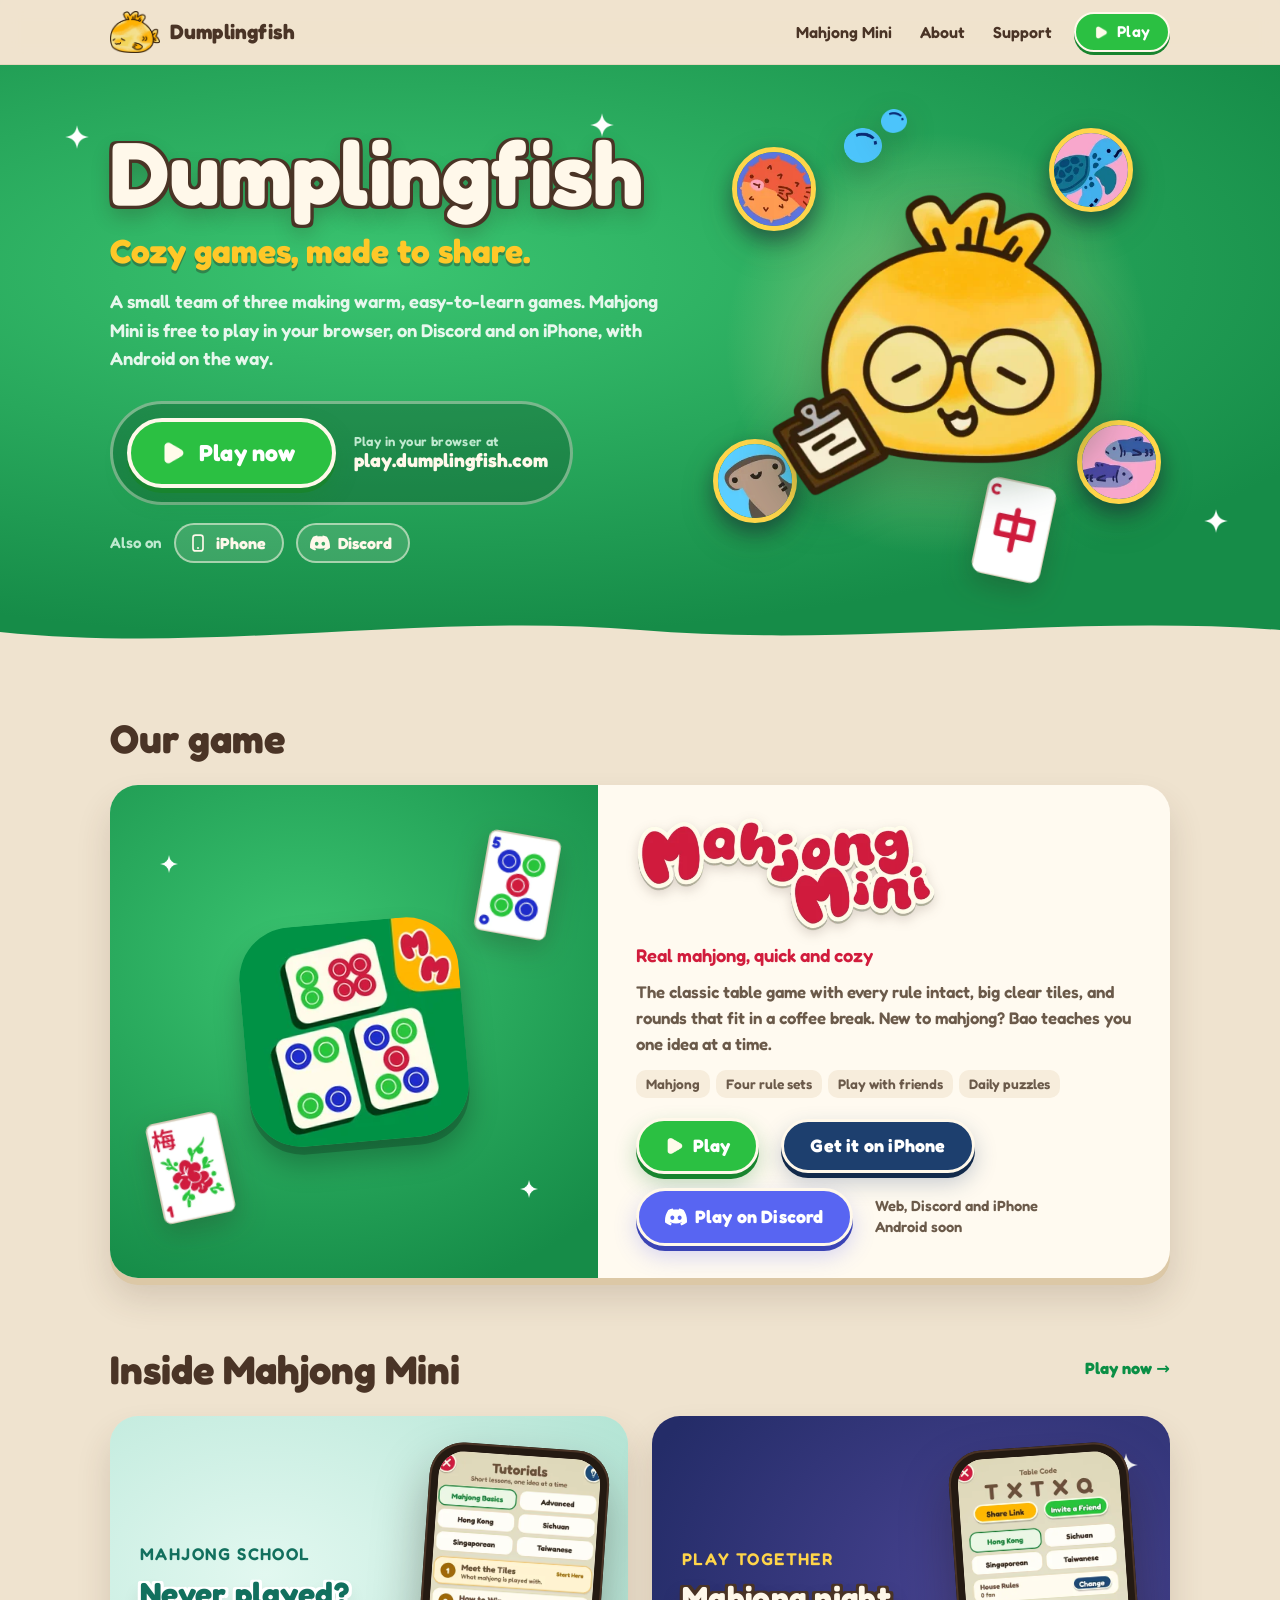
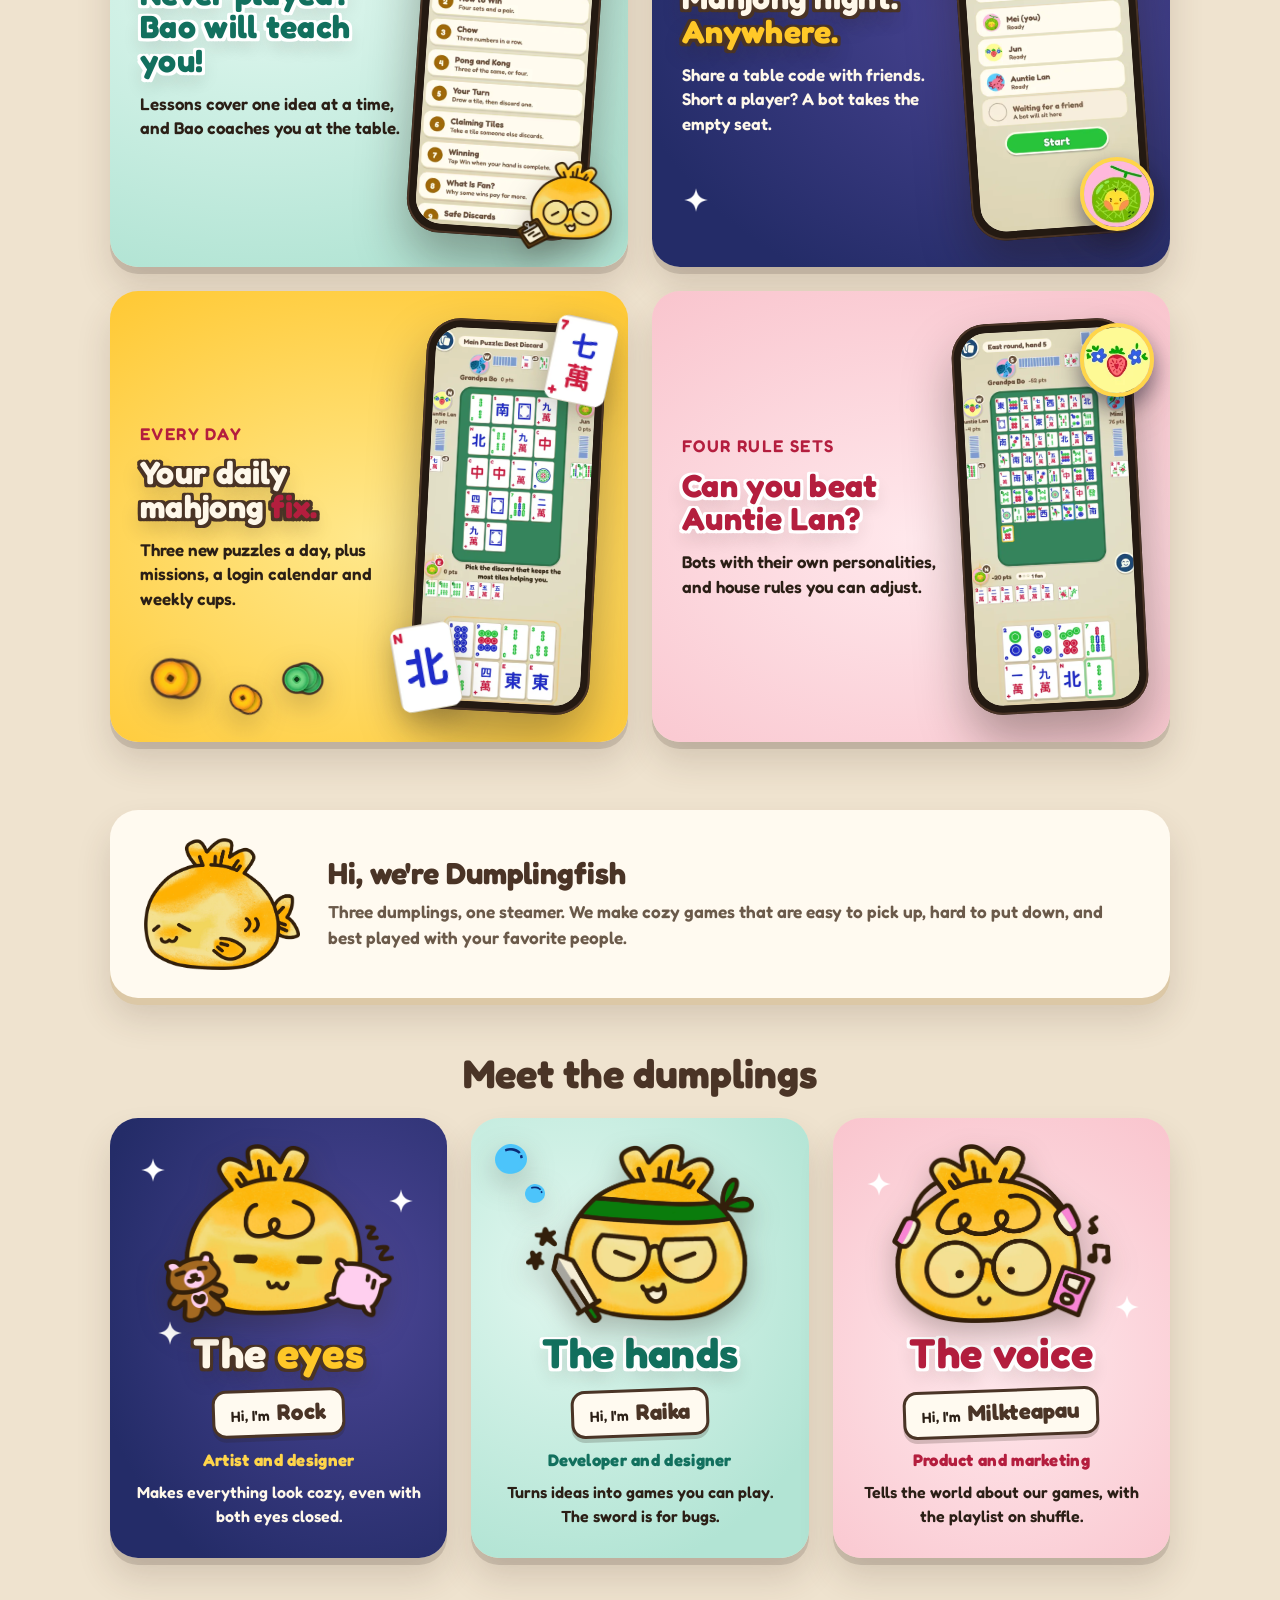
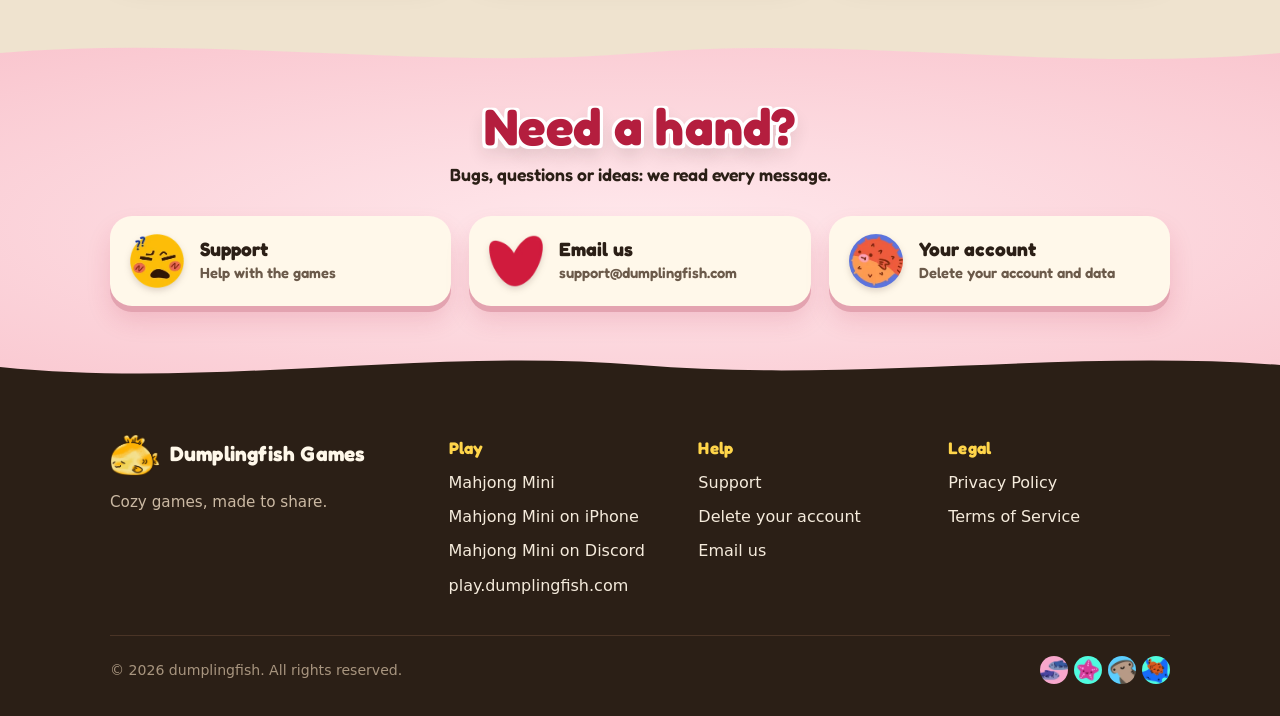
<file: index.html>
<!DOCTYPE html>
<html lang="en">
<head>
  <meta charset="utf-8">
  <meta name="viewport" content="width=device-width, initial-scale=1">
  <title>Dumplingfish Games · Cozy games, made to share</title>
  <meta name="description" content="Cozy games from Dumplingfish, a small team of three. Play Mahjong Mini free in your browser: real mahjong, quick and cozy.">
  <link rel="canonical" href="https://dumplingfish.com/">
  <meta name="theme-color" content="#168c48">
  <link rel="icon" href="assets/img/dumplingfish-48.png" sizes="48x48" type="image/png">
  <link rel="icon" href="assets/img/dumplingfish-192.png" sizes="192x192" type="image/png">
  <link rel="apple-touch-icon" href="apple-touch-icon.png">
  <meta property="og:type" content="website">
  <meta property="og:site_name" content="Dumplingfish Games">
  <meta property="og:title" content="Dumplingfish Games">
  <meta property="og:description" content="Cozy games, made to share. Play Mahjong Mini free in your browser.">
  <meta property="og:url" content="https://dumplingfish.com/">
  <meta property="og:image" content="https://dumplingfish.com/assets/img/og-mahjong-mini.jpg">
  <meta property="og:image:width" content="1024">
  <meta property="og:image:height" content="500">
  <meta property="og:image:alt" content="Mahjong Mini, with Bao the dumpling and mahjong tiles">
  <meta name="twitter:card" content="summary_large_image">
  <link rel="preload" href="assets/fonts/Fredoka-Bold.ttf" as="font" type="font/ttf" crossorigin>
  <link rel="stylesheet" href="style.css">
  <script type="application/ld+json">{"@context":"https://schema.org","@type":"Organization","name":"Dumplingfish Games","url":"https://dumplingfish.com/","logo":"https://dumplingfish.com/assets/img/dumplingfish-192.png","email":"support@dumplingfish.com"}</script>
</head>
<body>
  <a class="skip" href="#game">Skip to Mahjong Mini</a>

  <header class="topbar">
    <div class="wrap">
      <a class="brand" href="./"><img src="assets/img/dumplingfish-logo.webp" alt="" width="50" height="42"><span>Dumplingfish</span></a>
      <nav class="nav" aria-label="Main">
        <a class="wide" href="#game">Mahjong Mini</a>
        <a class="wide" href="#about">About</a>
        <a href="support.html">Support</a>
        <a class="btn" href="https://play.dumplingfish.com/"><img class="icon" src="assets/img/icon-play.webp" alt="" width="64" height="64">Play</a>
      </nav>
    </div>
  </header>

  <section class="band felt studio-hero" aria-labelledby="studio-title">
    <img class="twinkle" src="assets/img/twinkle.webp" alt="" style="left: 5%; top: 10%">
    <img class="twinkle late" src="assets/img/twinkle.webp" alt="" style="left: 46%; top: 8%">
    <img class="twinkle later" src="assets/img/twinkle.webp" alt="" style="right: 4%; bottom: 20%">
    <div class="wrap">
      <div class="copy">
        <h1 id="studio-title" class="shout cream">Dumplingfish</h1>
        <p class="motto">Cozy games, made to share.</p>
        <p class="lead">A small team of three making warm, easy-to-learn games. Mahjong Mini is free to play in your browser, on Discord and on iPhone, with Android on the way.</p>
        <div class="playroute">
          <a class="btn big" href="https://play.dumplingfish.com/"><img class="icon" src="assets/img/icon-play.webp" alt="" width="64" height="64">Play now</a>
          <a class="route" href="https://play.dumplingfish.com/"><span><small>Play in your browser at</small>play.dumplingfish.com</span></a>
        </div>
        <p class="also">
          <span>Also on</span>
          <a class="pill" href="https://apps.apple.com/app/id6790653284"><svg class="glyph" viewBox="0 0 24 24" aria-hidden="true"><rect x="6" y="2.5" width="12" height="19" rx="3" fill="none" stroke="currentColor" stroke-width="2"/><circle cx="12" cy="18" r="1.2" fill="currentColor"/></svg>iPhone</a>
          <a class="pill" href="https://discord.com/discovery/applications/1560150962868453446"><svg class="glyph" viewBox="0 0 24 24" aria-hidden="true"><path fill="currentColor" d="M20.317 4.3698a19.7913 19.7913 0 00-4.8851-1.5152.0741.0741 0 00-.0785.0371c-.211.3753-.4447.8648-.6083 1.2495-1.8447-.2762-3.68-.2762-5.4868 0-.1636-.3933-.4058-.8742-.6177-1.2495a.077.077 0 00-.0785-.037 19.7363 19.7363 0 00-4.8852 1.515.0699.0699 0 00-.0321.0277C.5334 9.0458-.319 13.5799.0992 18.0578a.0824.0824 0 00.0312.0561c2.0528 1.5076 4.0413 2.4228 5.9929 3.0294a.0777.0777 0 00.0842-.0276c.4616-.6304.8731-1.2952 1.226-1.9942a.076.076 0 00-.0416-.1057c-.6528-.2476-1.2743-.5495-1.8722-.8923a.077.077 0 01-.0076-.1277c.1258-.0943.2517-.1923.3718-.2914a.0743.0743 0 01.0776-.0105c3.9278 1.7933 8.18 1.7933 12.0614 0a.0739.0739 0 01.0785.0095c.1202.099.246.1981.3728.2924a.077.077 0 01-.0066.1276 12.2986 12.2986 0 01-1.873.8914.0766.0766 0 00-.0407.1067c.3604.698.7719 1.3628 1.225 1.9932a.076.076 0 00.0842.0286c1.961-.6067 3.9495-1.5219 6.0023-3.0294a.077.077 0 00.0313-.0552c.5004-5.177-.8382-9.6739-3.5485-13.6604a.061.061 0 00-.0312-.0286zM8.02 15.3312c-1.1825 0-2.1569-1.0857-2.1569-2.419 0-1.3332.9555-2.4189 2.157-2.4189 1.2108 0 2.1757 1.0952 2.1568 2.419 0 1.3332-.9555 2.4189-2.1569 2.4189zm7.9748 0c-1.1825 0-2.1569-1.0857-2.1569-2.419 0-1.3332.9554-2.4189 2.1569-2.4189 1.2108 0 2.1757 1.0952 2.1568 2.419 0 1.3332-.946 2.4189-2.1568 2.4189Z"/></svg>Discord</a>
        </p>
      </div>
      <div class="studio-art" aria-hidden="true">
        <div class="halo"></div>
        <img class="float avatar bob" src="assets/img/fish-pufferfish.webp" alt="" width="128" height="128" style="left: 6%; top: 8%">
        <img class="float avatar bob late" src="assets/img/fish-turtle.webp" alt="" width="128" height="128" style="right: 8%; top: 4%">
        <img class="float avatar bob slow" src="assets/img/fish-sardine.webp" alt="" width="128" height="128" style="right: 2%; bottom: 16%">
        <img class="float avatar bob slow late" src="assets/img/fish-hammerhead.webp" alt="" width="128" height="128" style="left: 2%; bottom: 12%">
        <img class="float bubble bob" src="assets/img/bubble.webp" alt="" style="left: 30%; top: 4%">
        <img class="float bubble bob late" src="assets/img/bubble.webp" alt="" style="width: 26px; left: 38%; top: 0">
        <img class="float tileart bob slow" src="assets/img/tile-red.webp" alt="" width="200" height="279" style="--r: 12deg; width: 70px; right: 26%; bottom: 0">
        <img class="mark-big bob slow" src="assets/img/bao.webp" alt="" width="420" height="386">
      </div>
    </div>
    <svg class="wave bottom" viewBox="0 0 1440 40" preserveAspectRatio="none" aria-hidden="true"><path class="cream" d="M0 20 C240 42 480 0 720 18 C960 36 1200 2 1440 18 V40 H0 Z"/></svg>
  </section>

  <main>
    <section class="shelf" id="game" aria-labelledby="game-title">
      <div class="wrap">
        <div class="shelf-head">
          <h2 id="game-title">Our game</h2>
        </div>
        <article class="game-tile">
          <a class="cover felt" href="https://play.dumplingfish.com/mahjong-mini/" aria-label="Play Mahjong Mini">
            <img class="twinkle" src="assets/img/twinkle.webp" alt="" style="left: 10%; top: 14%">
            <img class="twinkle late" src="assets/img/twinkle.webp" alt="" style="right: 12%; bottom: 16%">
            <img class="float tileart bob" src="assets/img/tile-plum.webp" alt="" width="200" height="279" style="--r: -12deg; left: 9%; bottom: 12%">
            <img class="float tileart bob late" src="assets/img/tile-dots5.webp" alt="" width="200" height="279" style="--r: 10deg; right: 9%; top: 10%">
            <img class="app-icon" src="assets/img/mahjong-mini-icon.webp" alt="" width="240" height="240">
          </a>
          <div class="tile-body">
            <h3><img src="assets/img/mahjong-mini-logo.webp" alt="Mahjong Mini" width="560" height="212" loading="lazy"></h3>
            <p class="tagline">Real mahjong, quick and cozy</p>
            <p class="blurb">The classic table game with every rule intact, big clear tiles, and rounds that fit in a coffee break. New to mahjong? Bao teaches you one idea at a time.</p>
            <ul class="tags" aria-label="About this game">
              <li>Mahjong</li>
              <li>Four rule sets</li>
              <li>Play with friends</li>
              <li>Daily puzzles</li>
            </ul>
            <div class="tile-foot">
              <a class="btn" href="https://play.dumplingfish.com/mahjong-mini/"><img class="icon" src="assets/img/icon-play.webp" alt="" width="64" height="64">Play</a>
              <a class="btn navy" href="https://apps.apple.com/app/id6790653284">Get it on iPhone</a>
              <a class="btn discord" href="https://discord.com/discovery/applications/1560150962868453446"><svg class="glyph" viewBox="0 0 24 24" aria-hidden="true"><path fill="currentColor" d="M20.317 4.3698a19.7913 19.7913 0 00-4.8851-1.5152.0741.0741 0 00-.0785.0371c-.211.3753-.4447.8648-.6083 1.2495-1.8447-.2762-3.68-.2762-5.4868 0-.1636-.3933-.4058-.8742-.6177-1.2495a.077.077 0 00-.0785-.037 19.7363 19.7363 0 00-4.8852 1.515.0699.0699 0 00-.0321.0277C.5334 9.0458-.319 13.5799.0992 18.0578a.0824.0824 0 00.0312.0561c2.0528 1.5076 4.0413 2.4228 5.9929 3.0294a.0777.0777 0 00.0842-.0276c.4616-.6304.8731-1.2952 1.226-1.9942a.076.076 0 00-.0416-.1057c-.6528-.2476-1.2743-.5495-1.8722-.8923a.077.077 0 01-.0076-.1277c.1258-.0943.2517-.1923.3718-.2914a.0743.0743 0 01.0776-.0105c3.9278 1.7933 8.18 1.7933 12.0614 0a.0739.0739 0 01.0785.0095c.1202.099.246.1981.3728.2924a.077.077 0 01-.0066.1276 12.2986 12.2986 0 01-1.873.8914.0766.0766 0 00-.0407.1067c.3604.698.7719 1.3628 1.225 1.9932a.076.076 0 00.0842.0286c1.961-.6067 3.9495-1.5219 6.0023-3.0294a.077.077 0 00.0313-.0552c.5004-5.177-.8382-9.6739-3.5485-13.6604a.061.061 0 00-.0312-.0286zM8.02 15.3312c-1.1825 0-2.1569-1.0857-2.1569-2.419 0-1.3332.9555-2.4189 2.157-2.4189 1.2108 0 2.1757 1.0952 2.1568 2.419 0 1.3332-.9555 2.4189-2.1569 2.4189zm7.9748 0c-1.1825 0-2.1569-1.0857-2.1569-2.419 0-1.3332.9554-2.4189 2.1569-2.4189 1.2108 0 2.1757 1.0952 2.1568 2.419 0 1.3332-.946 2.4189-2.1568 2.4189Z"/></svg>Play on Discord</a>
              <!-- When the Google Play listing goes live, link it here too. -->
              <p class="where">Web, Discord and iPhone<br>Android soon</p>
            </div>
          </div>
        </article>
      </div>
    </section>

    <section class="shelf" aria-labelledby="inside-title">
      <div class="wrap">
        <div class="shelf-head">
          <h2 id="inside-title">Inside Mahjong Mini</h2>
          <a class="more" href="https://play.dumplingfish.com/mahjong-mini/">Play now &rarr;</a>
        </div>
        <div class="showcase-grid">
          <article class="showcase band mint">
            <div class="copy">
              <p class="kicker">Mahjong School</p>
              <h3 class="shout on-white">Never played?<br>Bao will teach you!</h3>
              <p>Lessons cover one idea at a time, and Bao coaches you at the table.</p>
            </div>
            <div class="phone" style="--r: 4deg"><img src="assets/img/screen-lesson.webp" alt="The Mahjong School lesson list, from Meet the Tiles to Safe Discards" width="440" height="956" loading="lazy"></div>
            <img class="float bob slow" src="assets/img/bao.webp" alt="" width="420" height="386" loading="lazy" style="width: 96px; right: 3%; bottom: 4%">
          </article>

          <article class="showcase band night">
            <img class="twinkle" src="assets/img/twinkle.webp" alt="" style="left: 6%; bottom: 12%">
            <img class="twinkle late" src="assets/img/twinkle.webp" alt="" style="right: 6%; top: 8%">
            <div class="copy">
              <p class="kicker">Play together</p>
              <h3 class="shout cream">Mahjong night.<br><span class="hi">Anywhere.</span></h3>
              <p>Share a table code with friends. Short a player? A bot takes the empty seat.</p>
            </div>
            <div class="phone" style="--r: -4deg"><img src="assets/img/screen-lobby.webp" alt="A private table waiting for friends, with its table code" width="440" height="956" loading="lazy"></div>
            <img class="float avatar bob late" src="assets/img/fruit-chick.webp" alt="" width="128" height="128" loading="lazy" style="right: 3%; bottom: 8%">
          </article>

          <article class="showcase band sun">
            <div class="copy">
              <p class="kicker">Every day</p>
              <h3 class="shout cream">Your daily<br>mahjong <span class="hi">fix.</span></h3>
              <p>Three new puzzles a day, plus missions, a login calendar and weekly cups.</p>
            </div>
            <div class="phone" style="--r: 3deg"><img src="assets/img/screen-puzzle.webp" alt="The daily Best Discard puzzle" width="440" height="956" loading="lazy"></div>
            <img class="float tileart bob" src="assets/img/tile-wan7.webp" alt="" width="200" height="279" loading="lazy" style="--r: 12deg; right: 3%; top: 6%">
            <img class="float tileart bob slow late" src="assets/img/tile-north.webp" alt="" width="200" height="279" loading="lazy" style="--r: -10deg; right: 33%; bottom: 7%">
            <img class="float bob late" src="assets/img/coin-rim.webp" alt="" width="180" height="164" loading="lazy" style="width: 80px; left: 5%; bottom: 6%; --r: -10deg">
            <img class="float bob slow" src="assets/img/coin-rim.webp" alt="" width="180" height="164" loading="lazy" style="width: 54px; left: 21%; bottom: 4%; --r: 14deg">
            <img class="float bob" src="assets/img/jade-rim.webp" alt="" width="180" height="155" loading="lazy" style="width: 64px; left: 31%; bottom: 8%">
          </article>

          <article class="showcase band pink">
            <div class="copy">
              <p class="kicker">Four rule sets</p>
              <h3 class="shout on-white">Can you beat<br>Auntie Lan?</h3>
              <p>Bots with their own personalities, and house rules you can adjust.</p>
            </div>
            <div class="phone" style="--r: -3deg"><img src="assets/img/screen-table.webp" alt="A Hong Kong rules hand against Auntie Lan, Grandpa Bo and Mimi" width="440" height="956" loading="lazy"></div>
            <img class="float avatar bob" src="assets/img/fruit-strawberry.webp" alt="" width="128" height="128" loading="lazy" style="right: 3%; top: 7%">
          </article>
        </div>
      </div>
    </section>

    <section class="about" id="about" aria-labelledby="about-title">
      <div class="wrap">
        <div class="about-card">
          <img class="mark bob slow" src="assets/img/dumplingfish-logo.webp" alt="" width="157" height="132" loading="lazy">
          <div>
            <h2 id="about-title">Hi, we're Dumplingfish</h2>
            <p>Three dumplings, one steamer. We make cozy games that are easy to pick up, hard to put down, and best played with your favorite people.</p>
          </div>
        </div>

        <h3 class="team-head" id="team">Meet the dumplings</h3>
        <ul class="team">
          <li class="member band night" style="--tilt: -2deg">
            <img class="twinkle" src="assets/img/twinkle.webp" alt="" style="left: 9%; top: 9%">
            <img class="twinkle late" src="assets/img/twinkle.webp" alt="" style="right: 10%; top: 16%">
            <img class="twinkle later" src="assets/img/twinkle.webp" alt="" style="left: 14%; top: 46%">
            <div class="pic"><img class="portrait bob slow" src="assets/img/team-rock.webp" alt="Rock as a sleepy dumplingfish, hugging a teddy bear next to a pillow" width="979" height="764" loading="lazy"></div>
            <h4 class="shout cream">The <span class="hi">eyes</span></h4>
            <p class="tag"><span>Hi, I'm</span> <strong>Rock</strong></p>
            <p class="role">Artist and designer</p>
            <p class="quip">Makes everything look cozy, even with both eyes closed.</p>
          </li>
          <li class="member band mint" style="--tilt: 2deg">
            <img class="float bob" src="assets/img/bubble.webp" alt="" width="128" height="120" loading="lazy" style="width: 32px; left: 7%; top: 6%">
            <img class="float bob late" src="assets/img/bubble.webp" alt="" width="128" height="120" loading="lazy" style="width: 20px; left: 16%; top: 15%">
            <div class="pic"><img class="portrait bob late" src="assets/img/team-raika.webp" alt="Raika as a dumplingfish in a green headband and glasses, holding a wooden sword" width="941" height="741" loading="lazy"></div>
            <h4 class="shout on-white">The hands</h4>
            <p class="tag"><span>Hi, I'm</span> <strong>Raika</strong></p>
            <p class="role">Developer and designer</p>
            <p class="quip">Turns ideas into games you can play. The sword is for bugs.</p>
          </li>
          <li class="member band pink" style="--tilt: -2deg">
            <img class="twinkle late" src="assets/img/twinkle.webp" alt="" style="left: 10%; top: 12%">
            <img class="twinkle" src="assets/img/twinkle.webp" alt="" style="right: 9%; top: 40%">
            <div class="pic"><img class="portrait bob slow late" src="assets/img/team-milkteapau.webp" alt="Milkteapau as a dumplingfish in headphones and glasses, with a music player" width="890" height="730" loading="lazy"></div>
            <h4 class="shout on-white">The voice</h4>
            <p class="tag"><span>Hi, I'm</span> <strong>Milkteapau</strong></p>
            <p class="role">Product and marketing</p>
            <p class="quip">Tells the world about our games, with the playlist on shuffle.</p>
          </li>
        </ul>
      </div>
    </section>

    <section class="band pink help" id="help" aria-labelledby="help-title">
      <svg class="wave top" viewBox="0 0 1440 40" preserveAspectRatio="none" aria-hidden="true"><path class="cream" d="M0 0 H1440 V20 C1200 40 960 2 720 20 C480 38 240 2 0 20 Z"/></svg>
      <div class="wrap">
        <h2 id="help-title" class="shout on-white">Need a hand?</h2>
        <p class="sub-head">Bugs, questions or ideas: we read every message.</p>
        <div class="help-grid">
          <a class="help-card" href="support.html">
            <img class="sticker" src="assets/img/emote-huh.webp" alt="" width="128" height="128">
            <span><strong>Support</strong><span class="sub">Help with the games</span></span>
          </a>
          <a class="help-card" href="mailto:support@dumplingfish.com">
            <img class="sticker" src="assets/img/emote-heart.webp" alt="" width="128" height="128">
            <span><strong>Email us</strong><span class="sub">support@dumplingfish.com</span></span>
          </a>
          <a class="help-card" href="delete-account.html">
            <img class="sticker face" src="assets/img/fish-pufferfish.webp" alt="" width="128" height="128">
            <span><strong>Your account</strong><span class="sub">Delete your account and data</span></span>
          </a>
        </div>
      </div>
      <svg class="wave bottom" viewBox="0 0 1440 40" preserveAspectRatio="none" aria-hidden="true"><path class="ink" d="M0 20 C240 42 480 0 720 18 C960 36 1200 2 1440 18 V40 H0 Z"/></svg>
    </section>
  </main>

  <footer class="site-footer">
    <div class="wrap">
      <div class="foot-grid">
        <div>
          <a class="brand" href="./"><img src="assets/img/dumplingfish-logo.webp" alt="" width="50" height="42"><span>Dumplingfish Games</span></a>
          <p>Cozy games, made to share.</p>
        </div>
        <nav aria-labelledby="foot-games">
          <h2 id="foot-games">Play</h2>
          <ul>
            <li><a href="https://play.dumplingfish.com/mahjong-mini/">Mahjong Mini</a></li>
            <li><a href="https://apps.apple.com/app/id6790653284">Mahjong Mini on iPhone</a></li>
            <li><a href="https://discord.com/discovery/applications/1560150962868453446">Mahjong Mini on Discord</a></li>
            <li><a href="https://play.dumplingfish.com/">play.dumplingfish.com</a></li>
          </ul>
        </nav>
        <nav aria-labelledby="foot-help">
          <h2 id="foot-help">Help</h2>
          <ul>
            <li><a href="support.html">Support</a></li>
            <li><a href="delete-account.html">Delete your account</a></li>
            <li><a href="mailto:support@dumplingfish.com">Email us</a></li>
          </ul>
        </nav>
        <nav aria-labelledby="foot-legal">
          <h2 id="foot-legal">Legal</h2>
          <ul>
            <li><a href="privacy.html">Privacy Policy</a></li>
            <li><a href="terms.html">Terms of Service</a></li>
          </ul>
        </nav>
      </div>
      <div class="fineprint">
        <span>&copy; 2026 dumplingfish. All rights reserved.</span>
        <span class="fishes" aria-hidden="true"><img src="assets/img/fish-sardine.webp" alt="" width="128" height="128" loading="lazy"><img src="assets/img/fish-starfish.webp" alt="" width="128" height="128" loading="lazy"><img src="assets/img/fish-hammerhead.webp" alt="" width="128" height="128" loading="lazy"><img src="assets/img/fish-cat.webp" alt="" width="128" height="128" loading="lazy"></span>
      </div>
    </div>
  </footer>
</body>
</html>
</file>
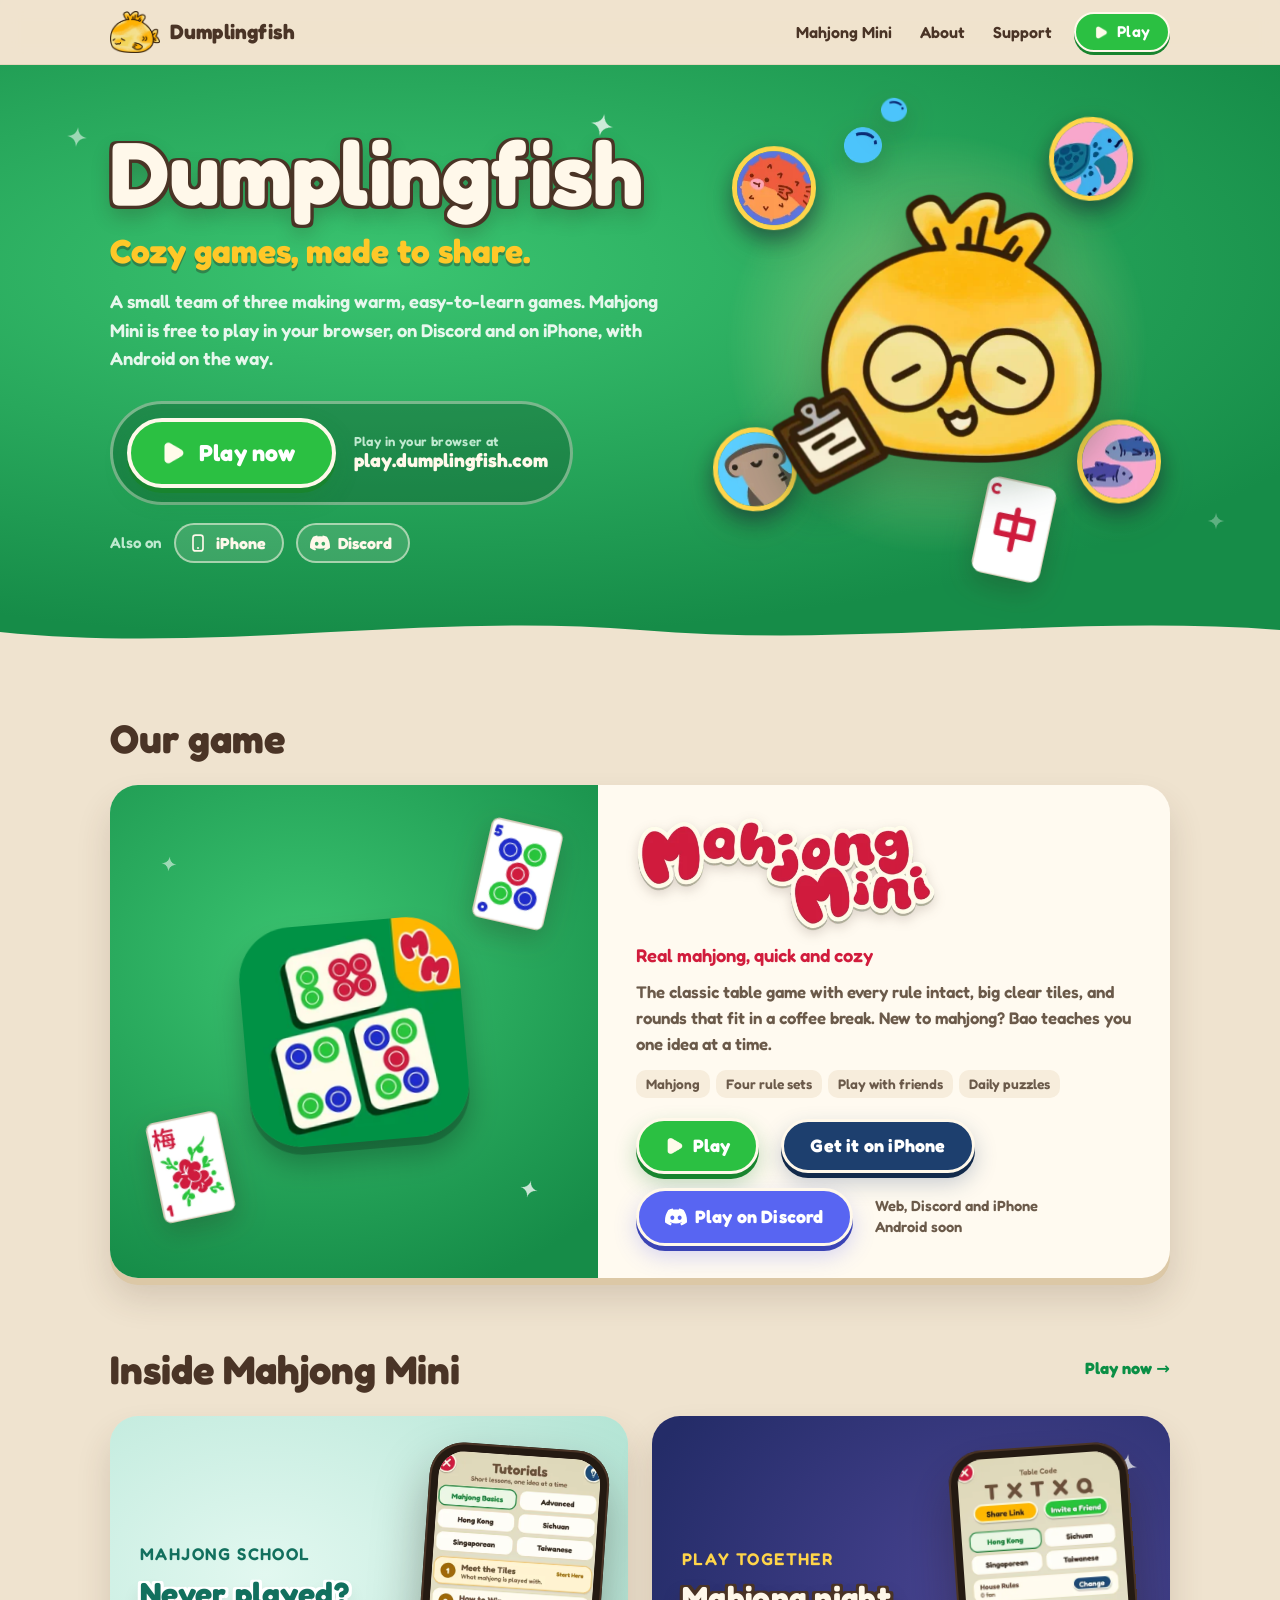
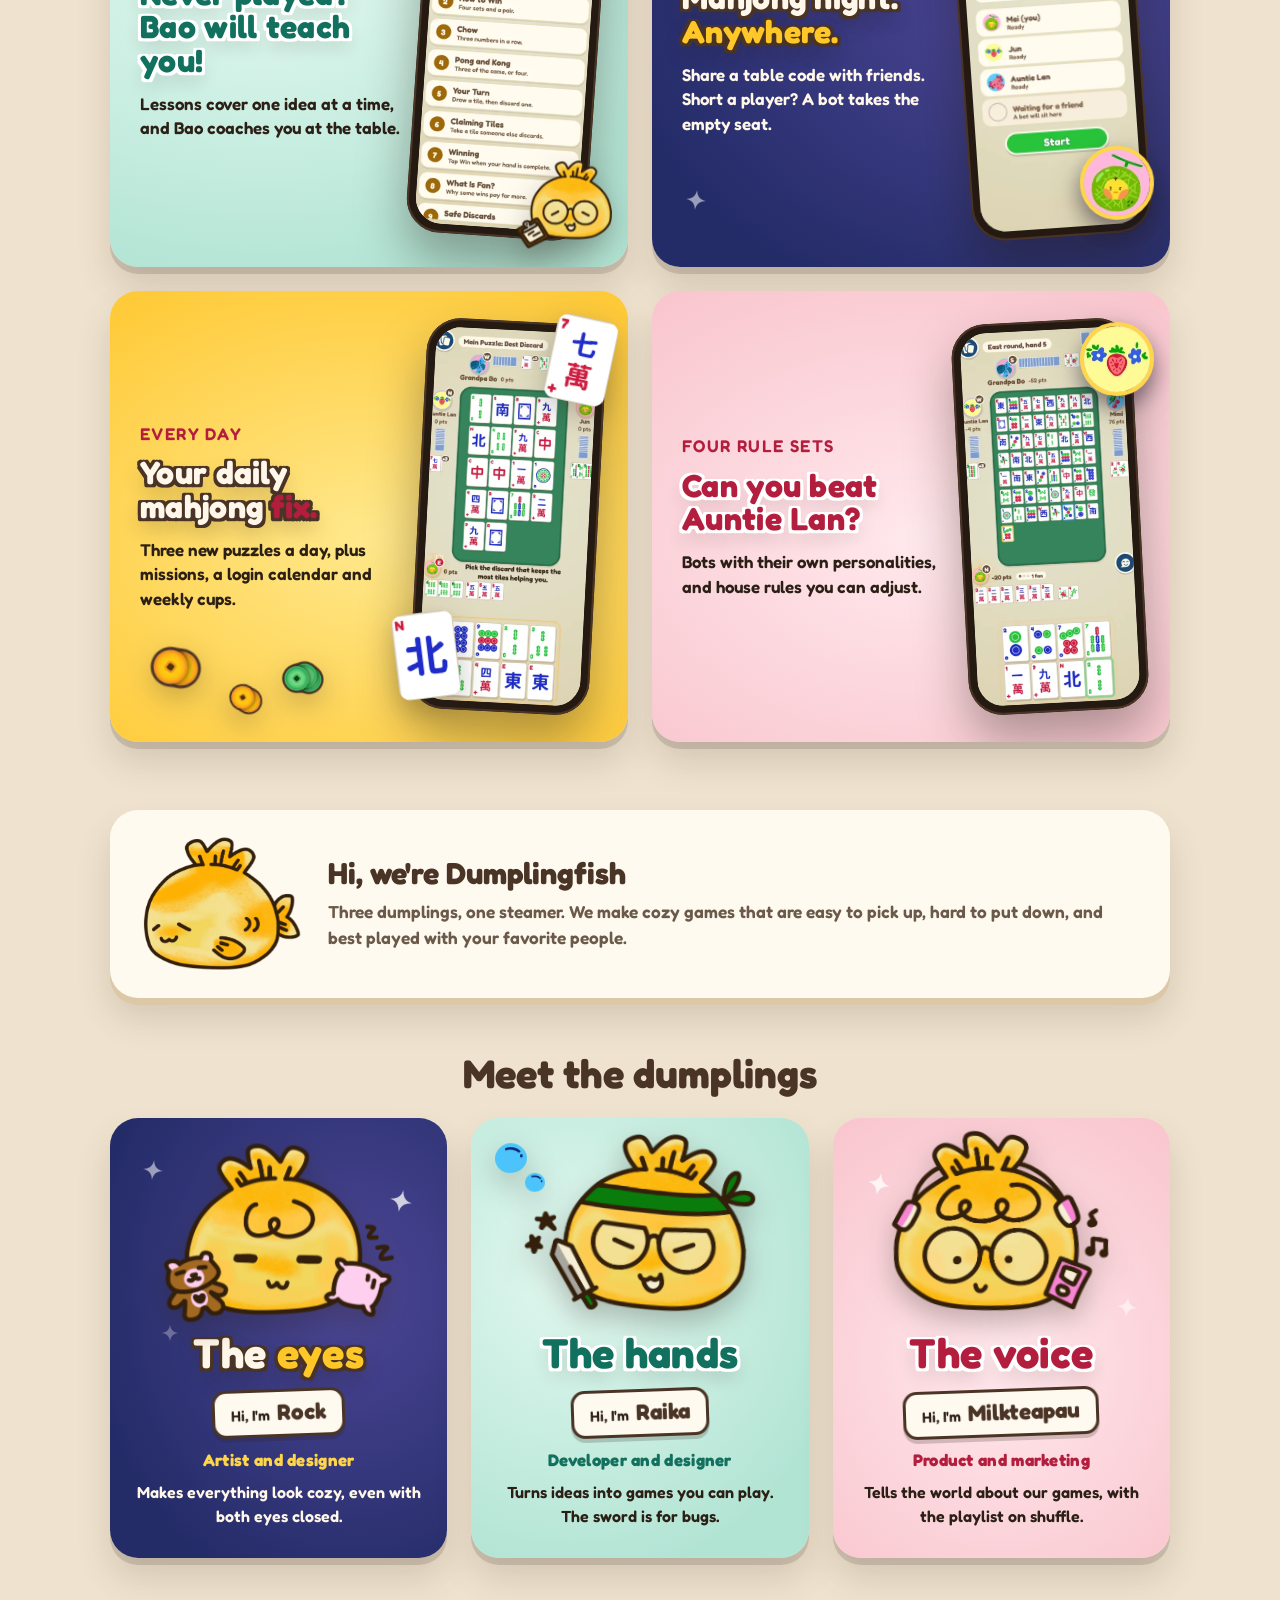
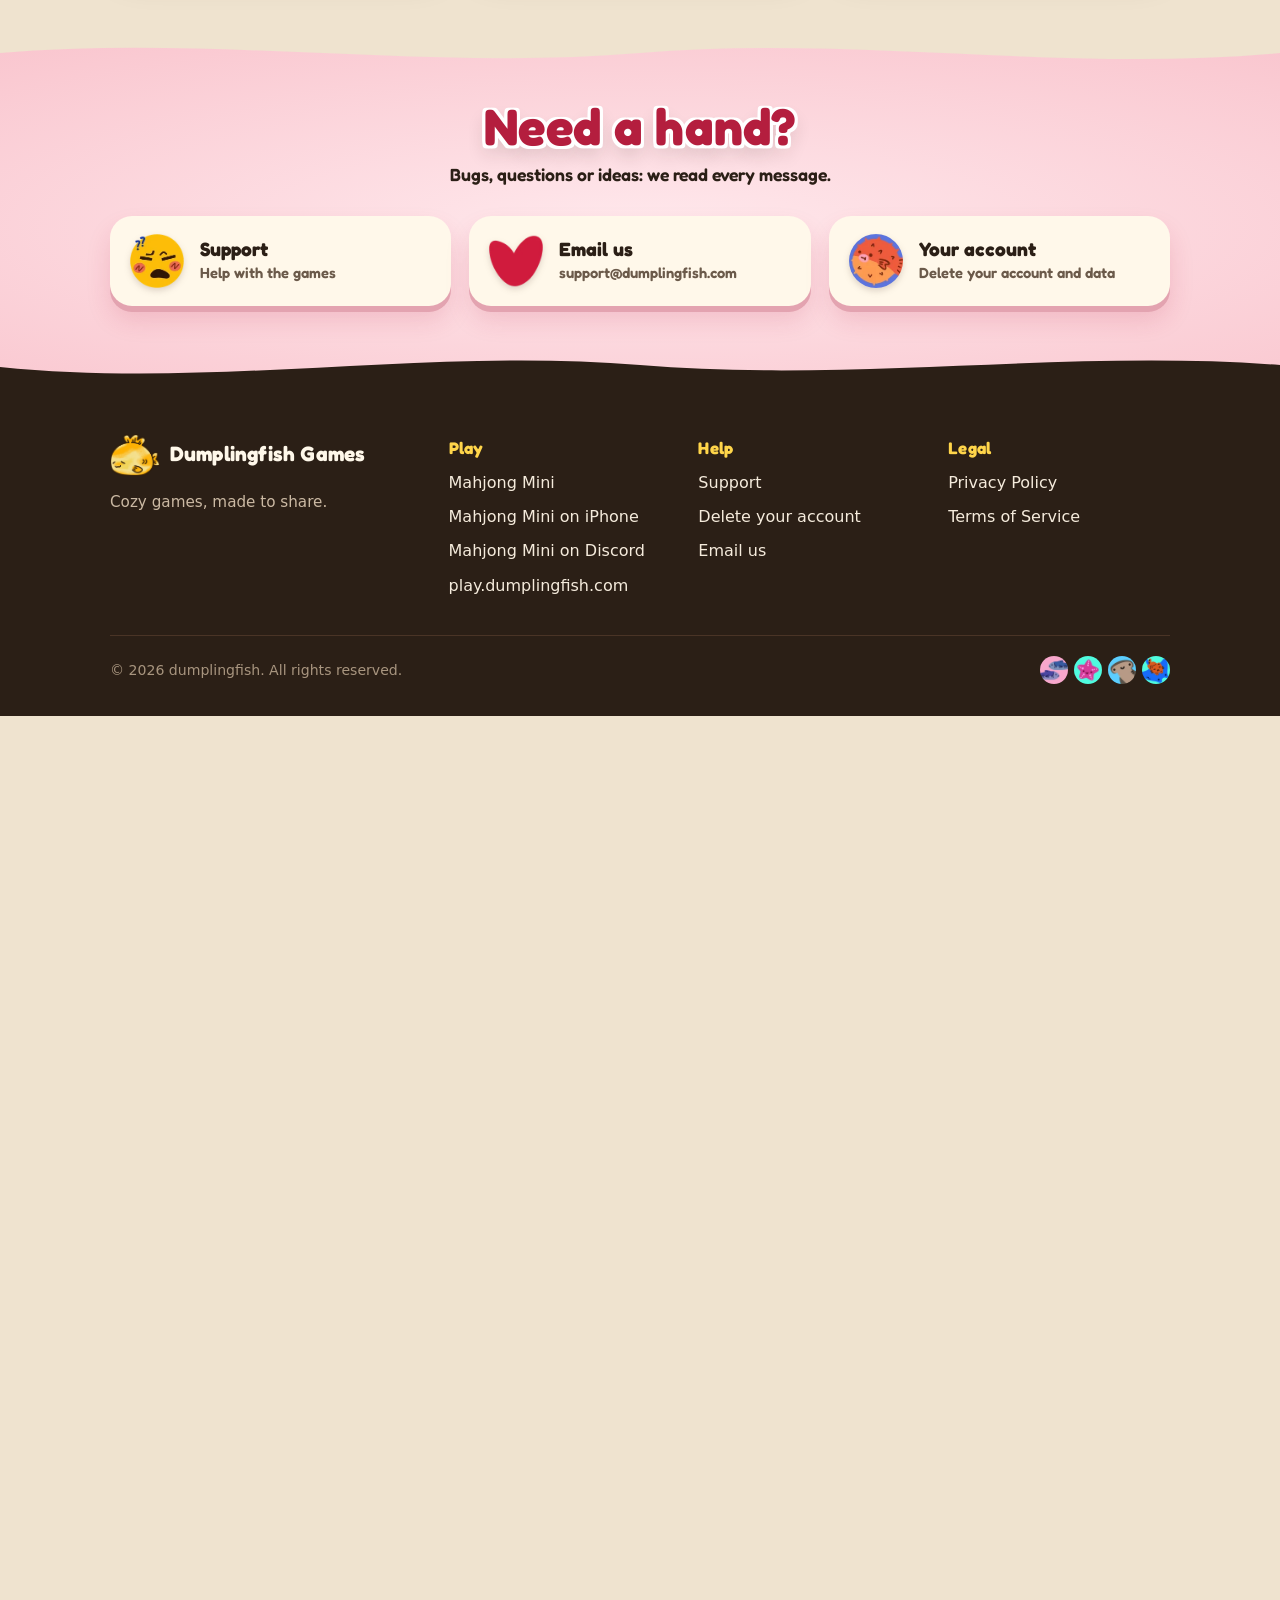
<file: mahjongnook-legal/index.html>
<!DOCTYPE html>
<html lang="en">
<head>
  <meta charset="utf-8">
  <title>Moved</title>
  <link rel="canonical" href="https://dumplingfish.github.io/index.html">
  <meta http-equiv="refresh" content="0; url=https://dumplingfish.github.io/index.html">
</head>
<body>
  <p>This page has moved to <a href="https://dumplingfish.github.io/index.html">https://dumplingfish.github.io/index.html</a>.</p>
</body>
</html>
</file>
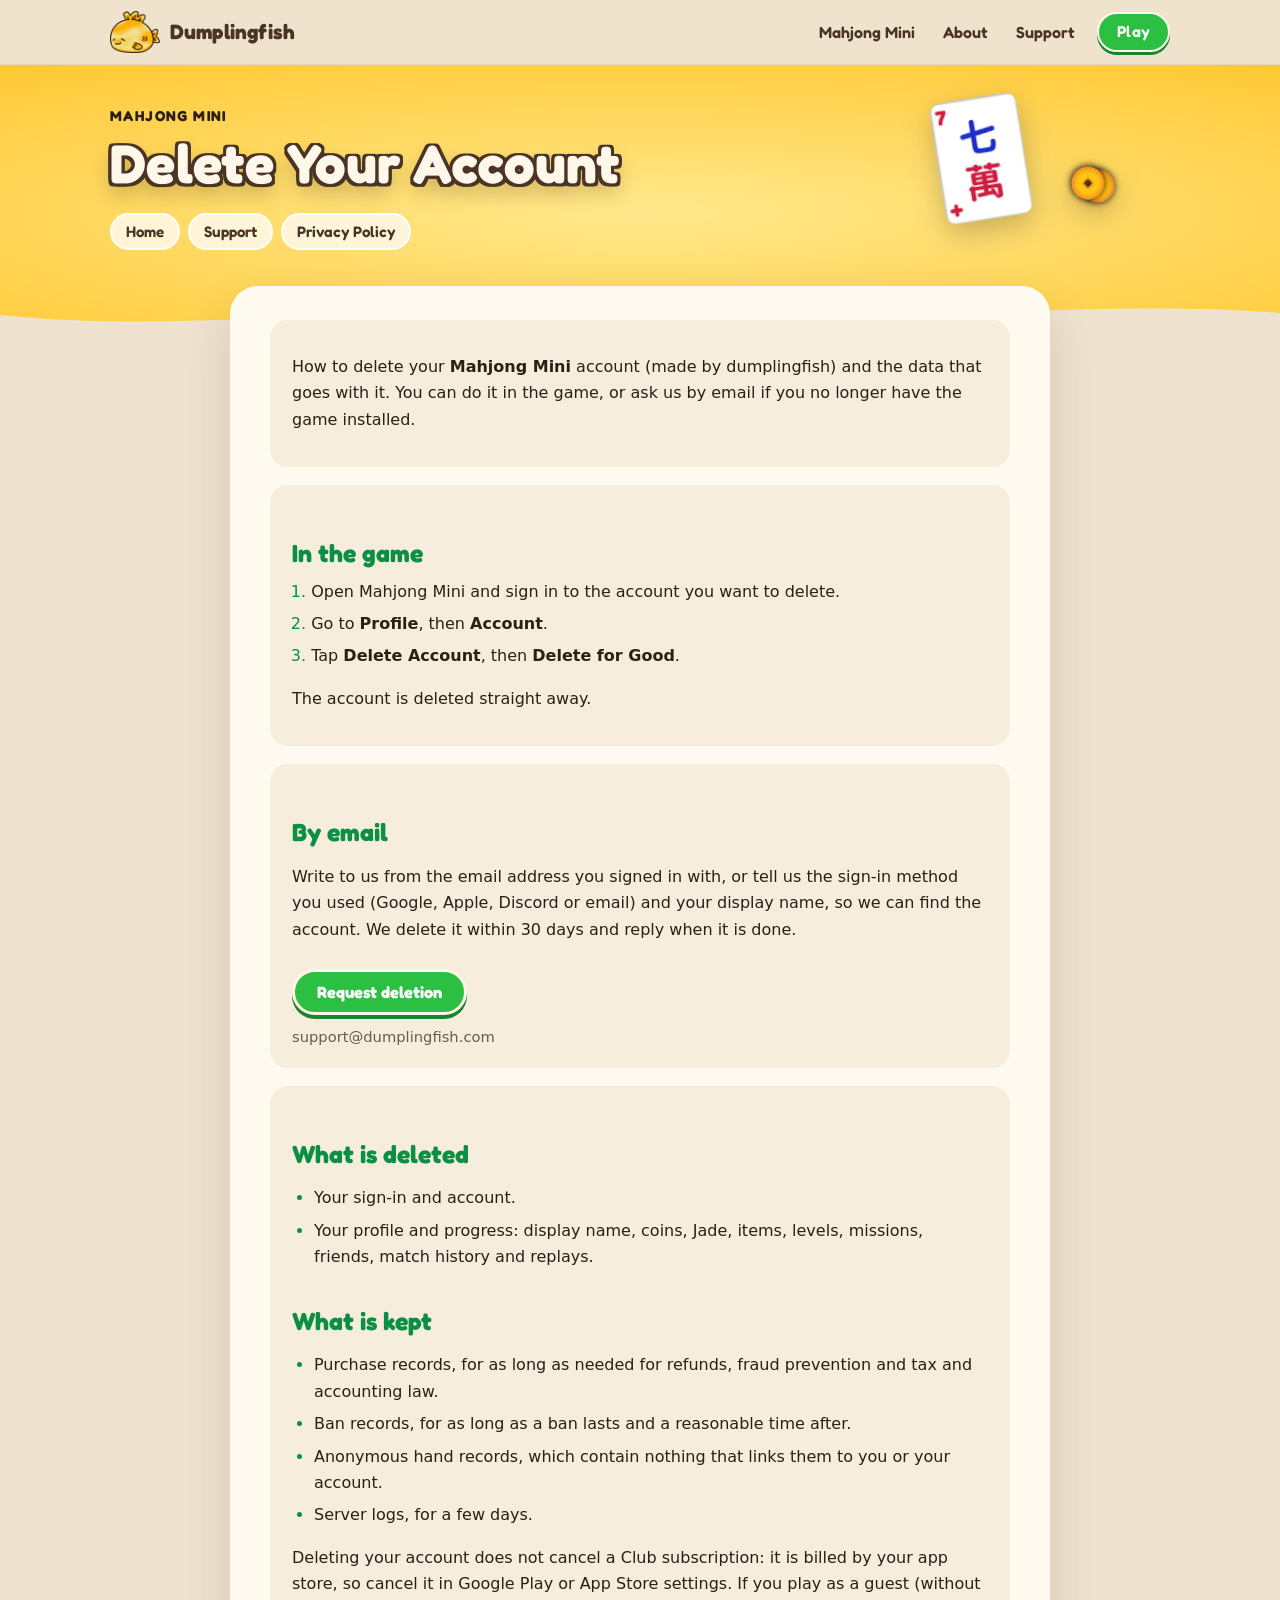
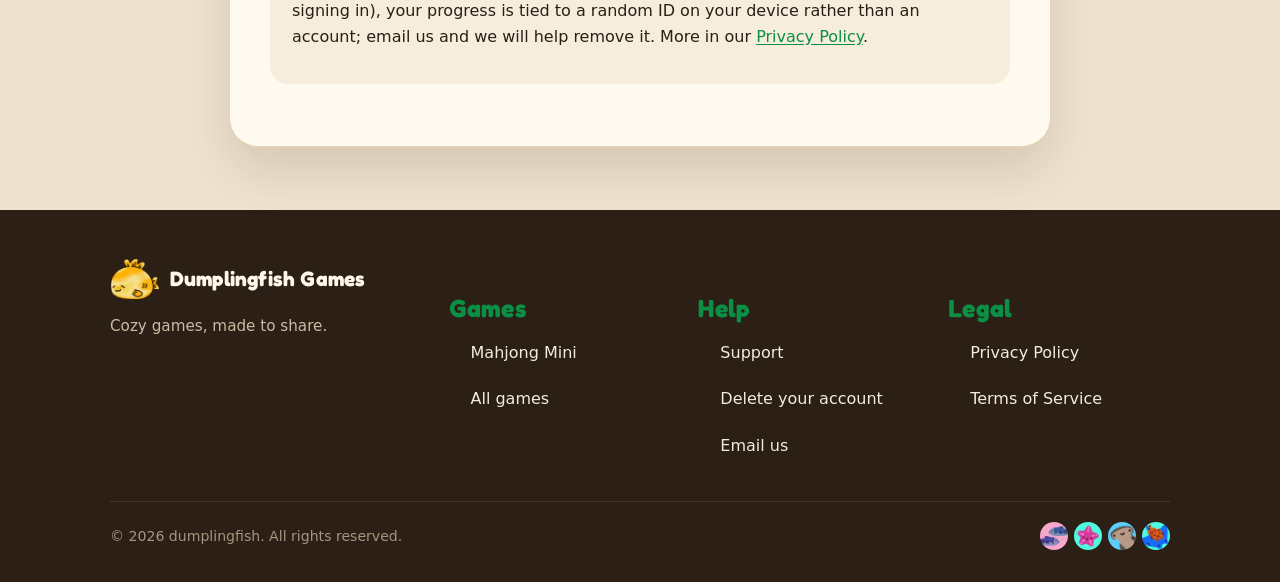
<file: delete-account.html>
<!DOCTYPE html>
<html lang="en">
<head>
  <meta charset="utf-8">
  <meta name="viewport" content="width=device-width, initial-scale=1">
  <title>Mahjong Mini — Delete Your Account</title>
  <link rel="canonical" href="https://dumplingfish.com/delete-account.html">
  <meta name="theme-color" content="#ffc832">
  <link rel="icon" href="assets/img/dumplingfish-48.png" sizes="48x48" type="image/png">
  <link rel="icon" href="assets/img/dumplingfish-192.png" sizes="192x192" type="image/png">
  <link rel="apple-touch-icon" href="apple-touch-icon.png">
  <link rel="stylesheet" href="style.css">
  <style>
    .steps { margin: 6px 0 0 1.2em; padding: 0; }
    .steps li { margin: 8px 0; }
    .button {
      display: inline-flex; margin-top: 10px; padding: 12px 22px;
      font: 700 1.02rem/1 var(--display); color: #fff; text-decoration: none;
      background: var(--green-bright); border: 3px solid #fff8ea; border-radius: 999px;
      box-shadow: 0 4px 0 var(--green-dark);
    }
    .button:hover { color: #fff; filter: brightness(1.05); }
    .email { display: block; margin-top: 10px; font-size: .92rem; color: var(--muted); word-break: break-all; }
  </style>
</head>
<body class="reading">
  <a class="skip" href="#content">Skip to content</a>

  <header class="topbar">
    <div class="wrap">
      <a class="brand" href="./"><img src="assets/img/dumplingfish-logo.webp" alt="" width="50" height="42"><span>Dumplingfish</span></a>
      <nav class="nav" aria-label="Main">
        <a class="wide" href="./#game">Mahjong Mini</a>
        <a class="wide" href="./#about">About</a>
        <a href="support.html">Support</a>
        <a class="btn" href="https://play.dumplingfish.com/">Play</a>
      </nav>
    </div>
  </header>

  <section class="band sun page-head" aria-labelledby="page-title">
    <div class="wrap">
      <p class="crumb">Mahjong Mini</p>
      <h1 id="page-title" class="shout cream">Delete Your Account</h1>
      <nav class="toplinks" aria-label="Related pages"><a href="./">Home</a><a href="support.html">Support</a><a href="privacy.html">Privacy Policy</a></nav>
      <img class="float tileart bob" src="assets/img/tile-wan7.webp" alt="" width="200" height="279" style="--r: -9deg; width: 88px; top: 32px; right: 15%">
      <img class="float bob late" src="assets/img/coin.webp" alt="" style="width: 62px; top: 92px; right: 6%">
    </div>
    <svg class="wave bottom" viewBox="0 0 1440 40" preserveAspectRatio="none" aria-hidden="true"><path class="cream" d="M0 20 C240 42 480 0 720 18 C960 36 1200 2 1440 18 V40 H0 Z"/></svg>
  </section>
  <div id="content"></div>
  <main>
    <div class="card">
      <p>How to delete your <strong>Mahjong Mini</strong> account (made by dumplingfish) and the data that goes
      with it. You can do it in the game, or ask us by email if you no longer have the game installed.</p>
    </div>

    <div class="card">
      <h2>In the game</h2>
      <ol class="steps">
        <li>Open Mahjong Mini and sign in to the account you want to delete.</li>
        <li>Go to <strong>Profile</strong>, then <strong>Account</strong>.</li>
        <li>Tap <strong>Delete Account</strong>, then <strong>Delete for Good</strong>.</li>
      </ol>
      <p>The account is deleted straight away.</p>
    </div>

    <div class="card">
      <h2>By email</h2>
      <p>Write to us from the email address you signed in with, or tell us the sign-in method you used (Google,
      Apple, Discord or email) and your display name, so we can find the account. We delete it within 30 days and
      reply when it is done.</p>
      <a class="button" href="mailto:support@dumplingfish.com?subject=Delete%20my%20Mahjong%20Mini%20account">Request deletion</a>
      <span class="email">support@dumplingfish.com</span>
    </div>

    <div class="card">
      <h2>What is deleted</h2>
      <ul>
        <li>Your sign-in and account.</li>
        <li>Your profile and progress: display name, coins, Jade, items, levels, missions, friends, match history
          and replays.</li>
      </ul>
      <h2>What is kept</h2>
      <ul>
        <li>Purchase records, for as long as needed for refunds, fraud prevention and tax and accounting law.</li>
        <li>Ban records, for as long as a ban lasts and a reasonable time after.</li>
        <li>Anonymous hand records, which contain nothing that links them to you or your account.</li>
        <li>Server logs, for a few days.</li>
      </ul>
      <p>Deleting your account does not cancel a Club subscription: it is billed by your app store, so cancel it in
      Google Play or App Store settings. If you play as a guest (without signing in), your progress is tied to a
      random ID on your device rather than an account; email us and we will help remove it. More in our
      <a href="privacy.html">Privacy Policy</a>.</p>
    </div>
  </main>
  <footer class="site-footer">
    <div class="wrap">
      <div class="foot-grid">
        <div>
          <a class="brand" href="./"><img src="assets/img/dumplingfish-logo.webp" alt="" width="50" height="42"><span>Dumplingfish Games</span></a>
          <p>Cozy games, made to share.</p>
        </div>
        <nav aria-labelledby="foot-games">
          <h2 id="foot-games">Games</h2>
          <ul>
            <li><a href="https://play.dumplingfish.com/mahjong-mini/">Mahjong Mini</a></li>
            <li><a href="https://play.dumplingfish.com/">All games</a></li>
          </ul>
        </nav>
        <nav aria-labelledby="foot-help">
          <h2 id="foot-help">Help</h2>
          <ul>
            <li><a href="support.html">Support</a></li>
            <li><a href="delete-account.html">Delete your account</a></li>
            <li><a href="mailto:support@dumplingfish.com">Email us</a></li>
          </ul>
        </nav>
        <nav aria-labelledby="foot-legal">
          <h2 id="foot-legal">Legal</h2>
          <ul>
            <li><a href="privacy.html">Privacy Policy</a></li>
            <li><a href="terms.html">Terms of Service</a></li>
          </ul>
        </nav>
      </div>
      <div class="fineprint">
        <span>&copy; 2026 dumplingfish. All rights reserved.</span>
        <span class="fishes" aria-hidden="true"><img src="assets/img/fish-sardine.webp" alt="" width="128" height="128" loading="lazy"><img src="assets/img/fish-starfish.webp" alt="" width="128" height="128" loading="lazy"><img src="assets/img/fish-hammerhead.webp" alt="" width="128" height="128" loading="lazy"><img src="assets/img/fish-cat.webp" alt="" width="128" height="128" loading="lazy"></span>
      </div>
    </div>
  </footer>
</body>
</html>
</file>
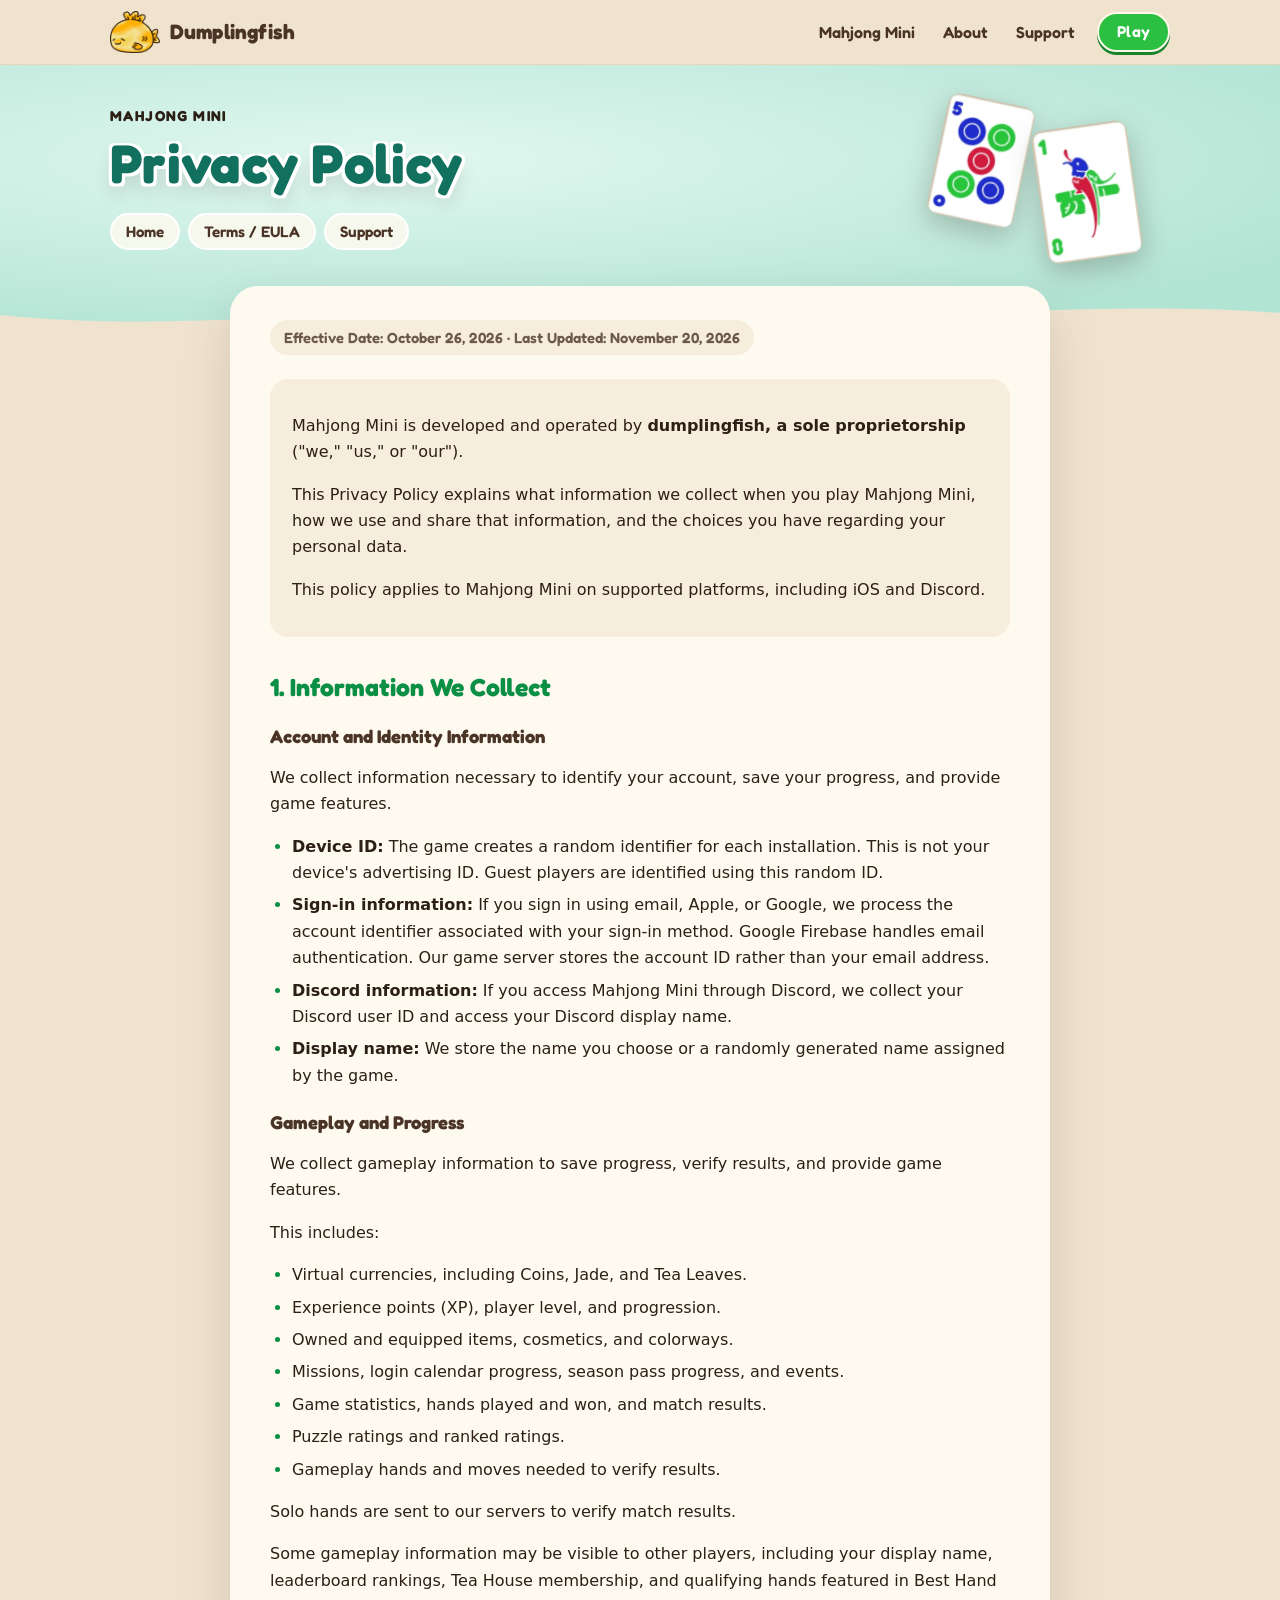
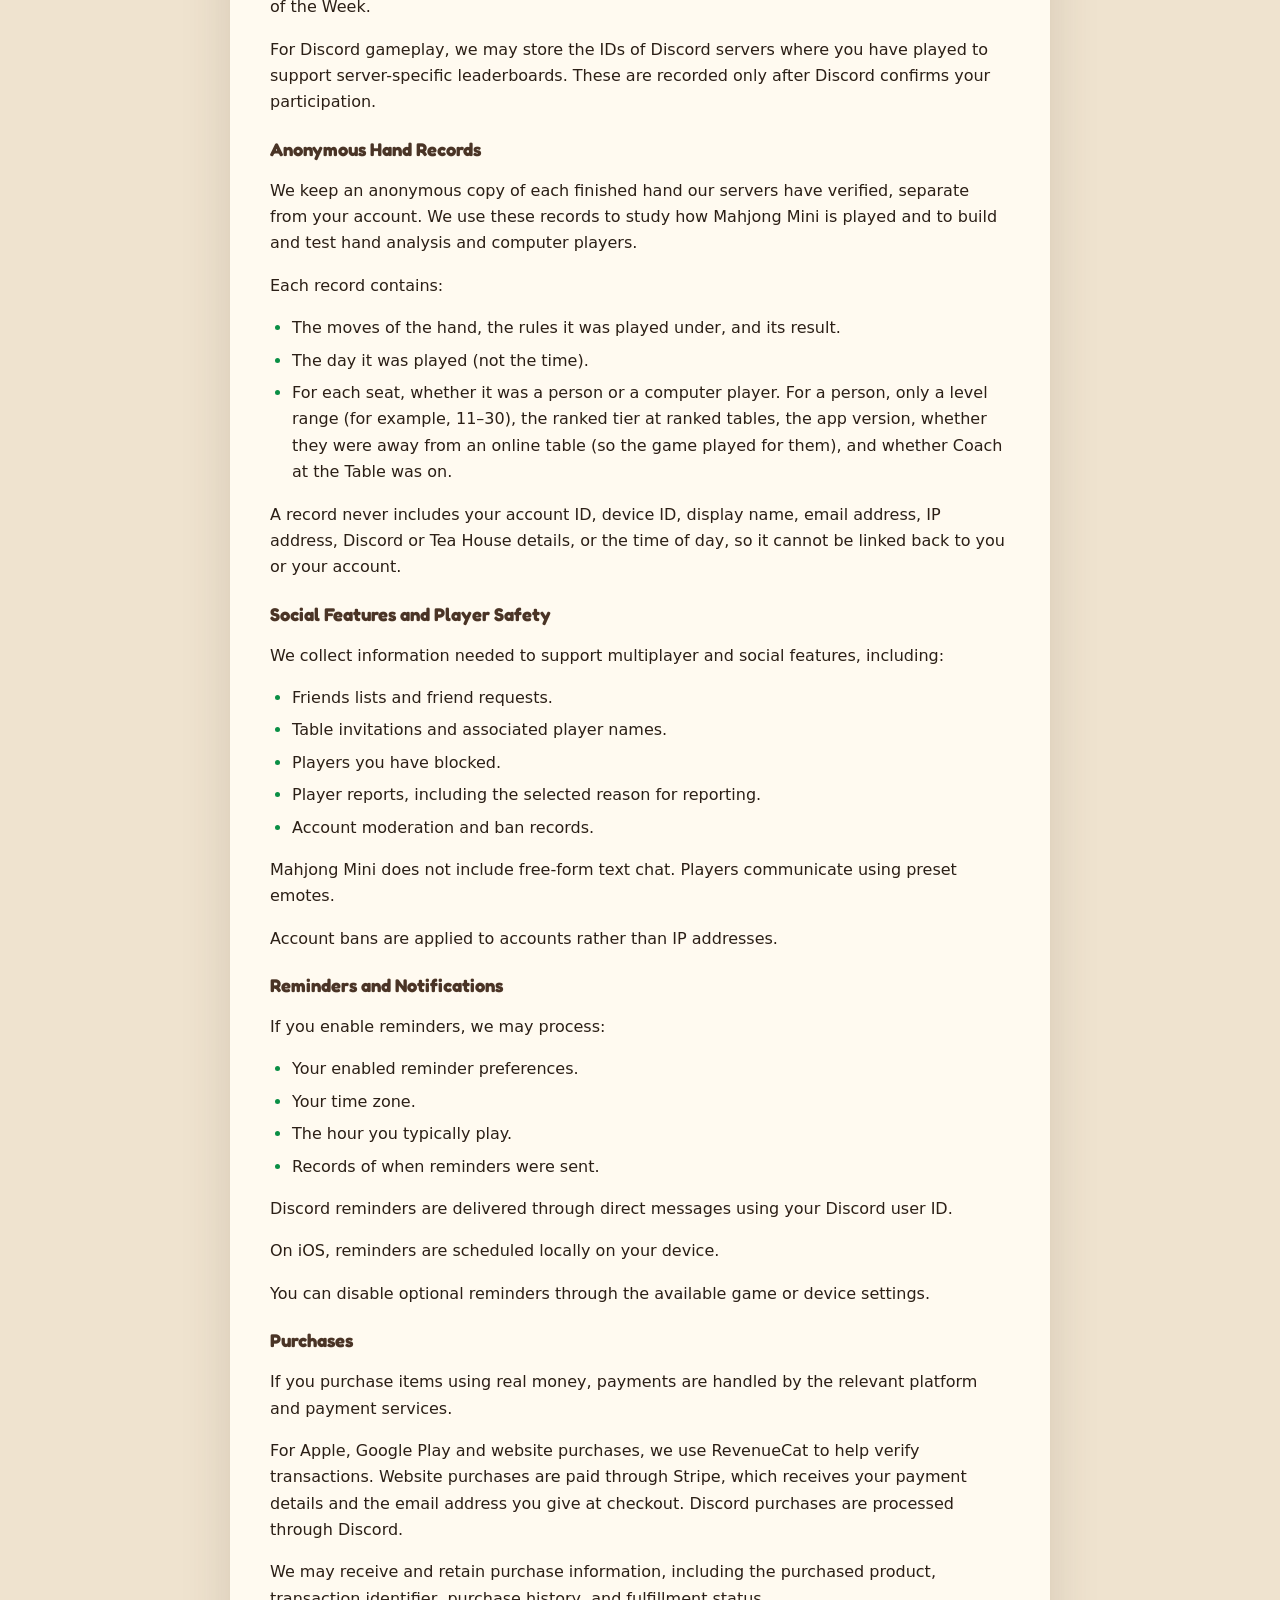
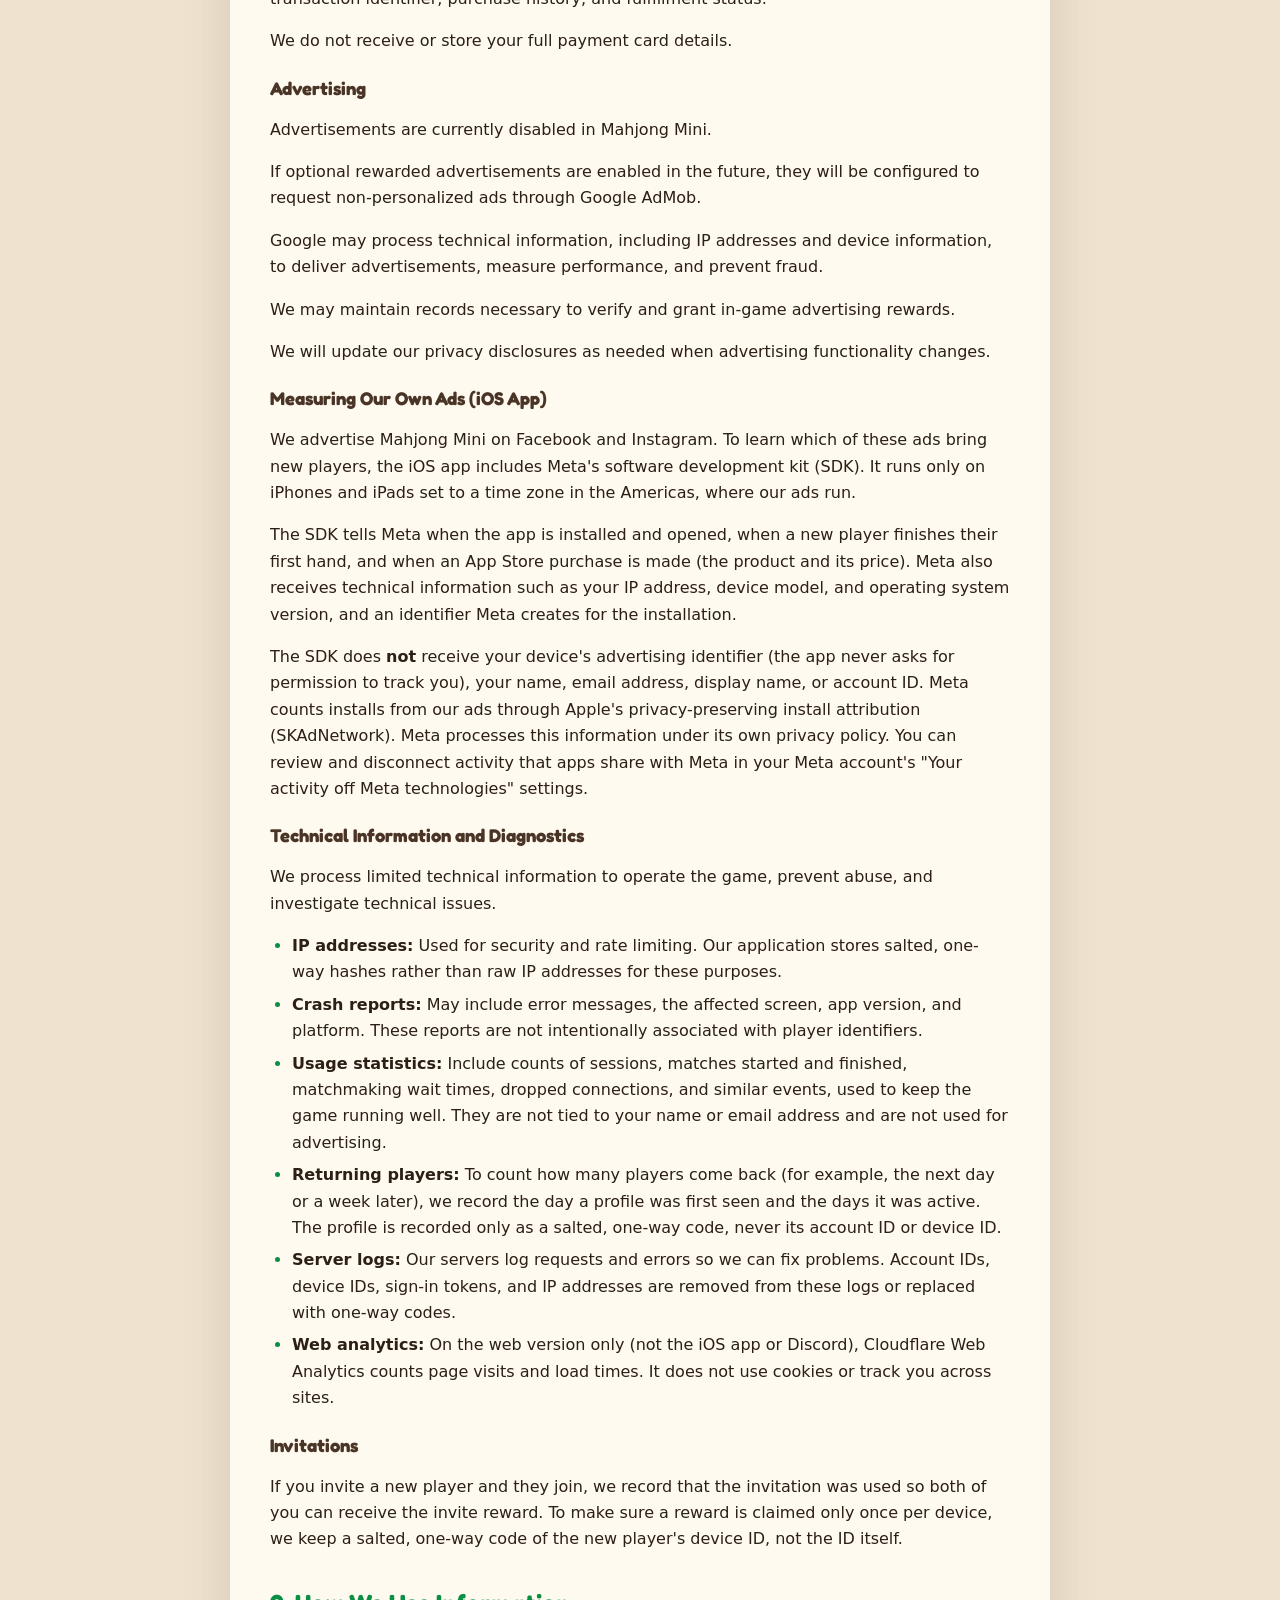
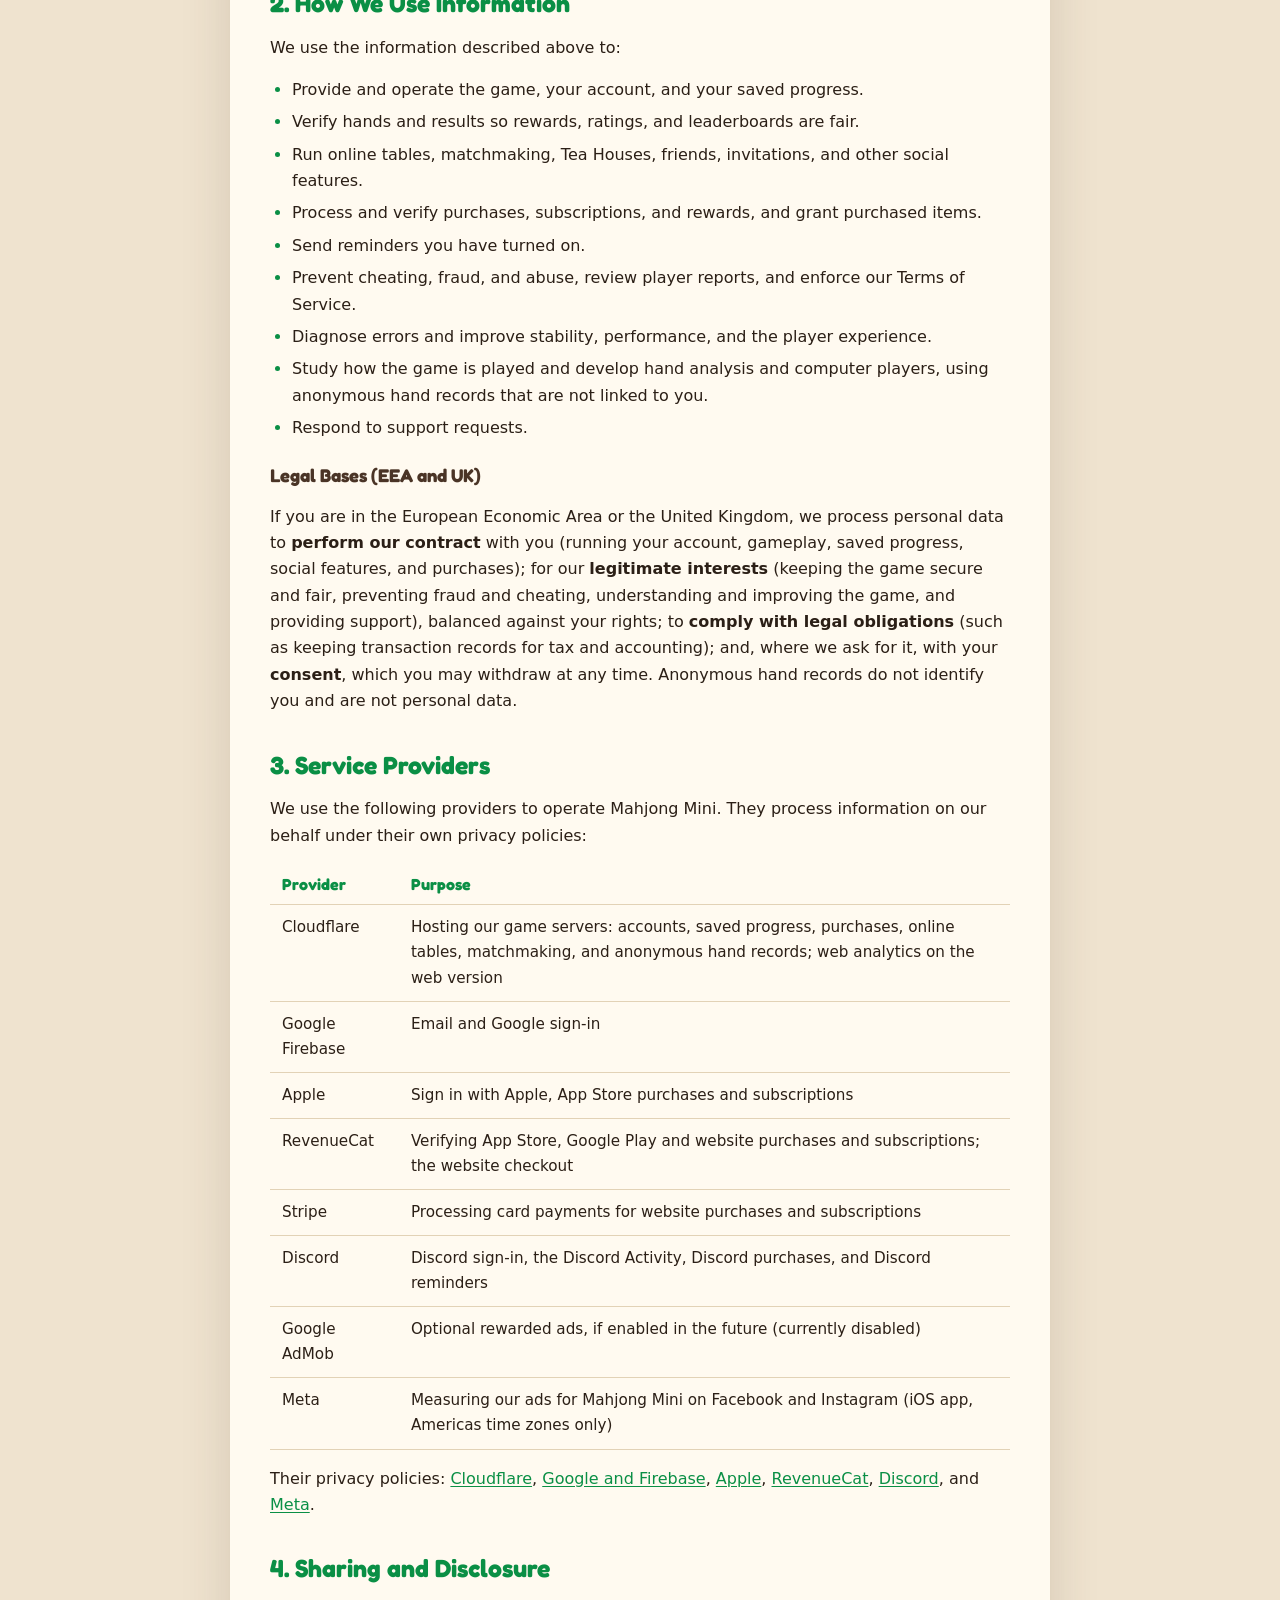
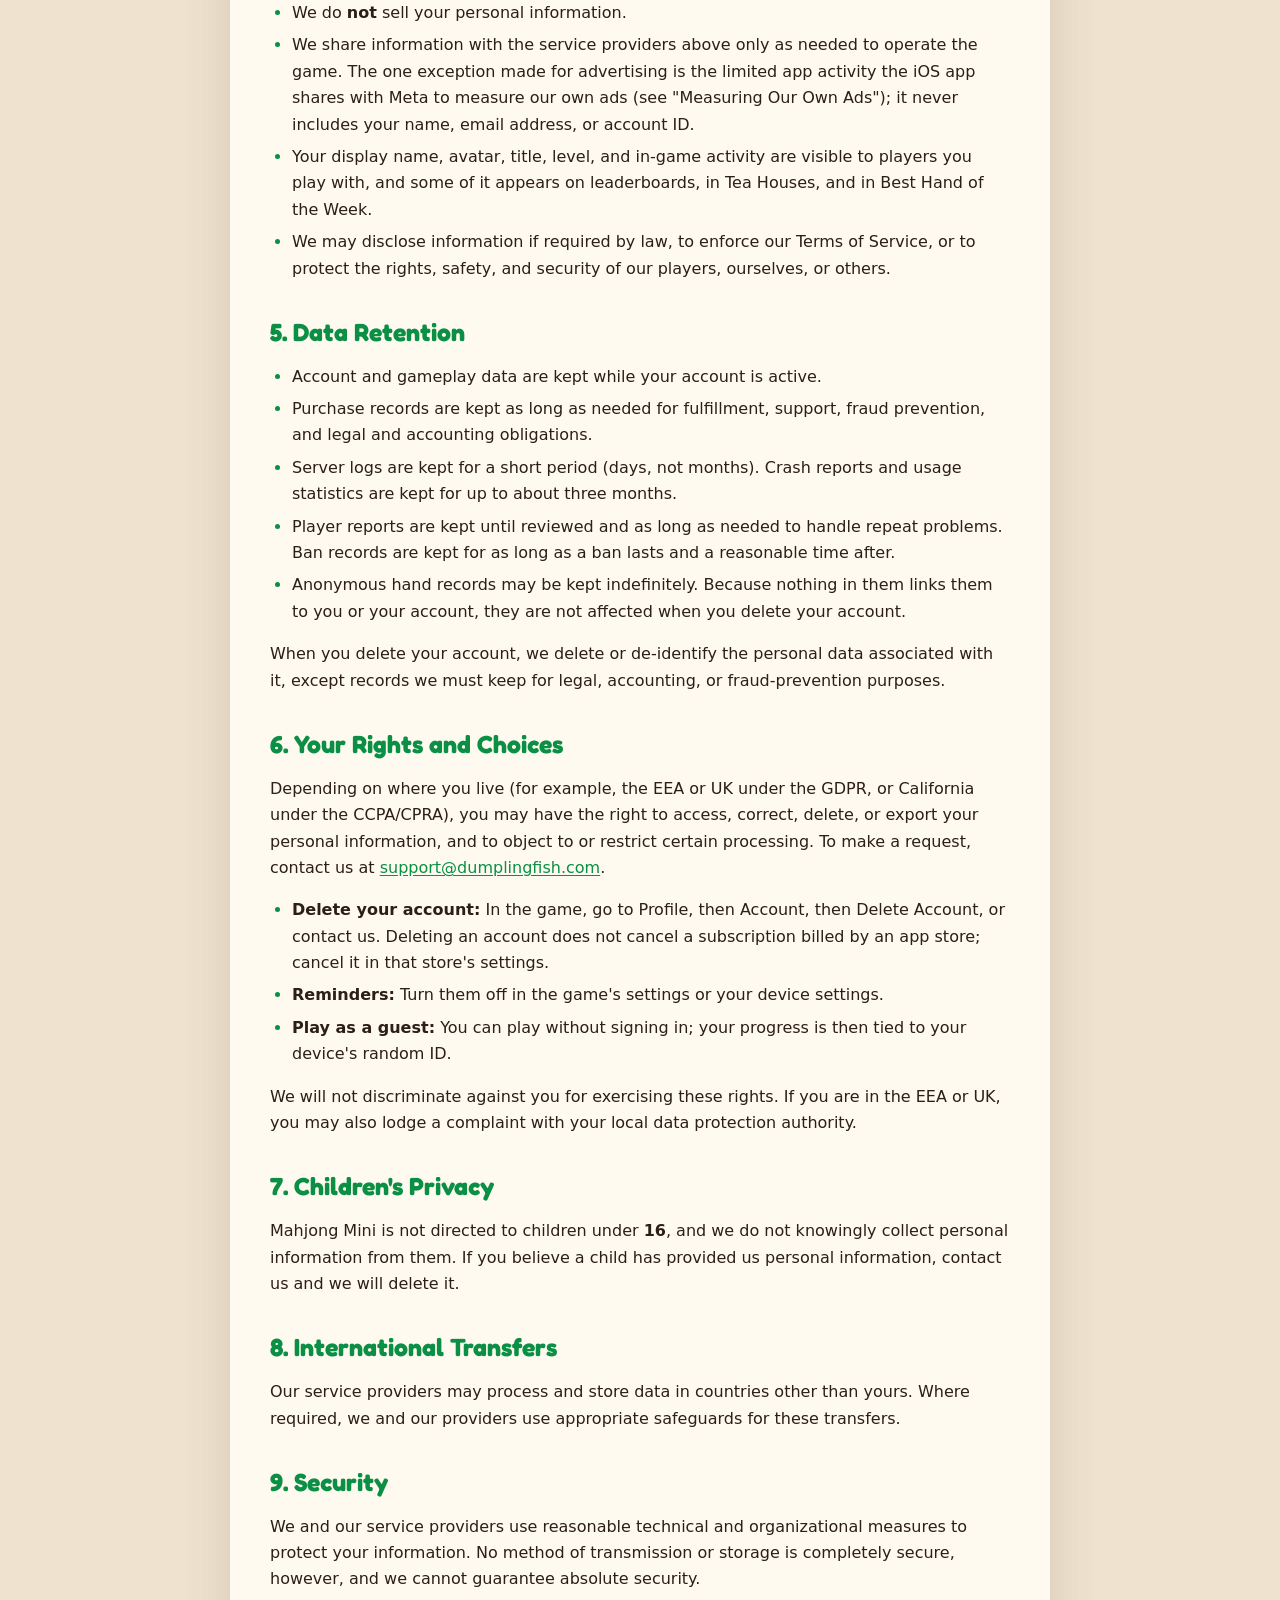
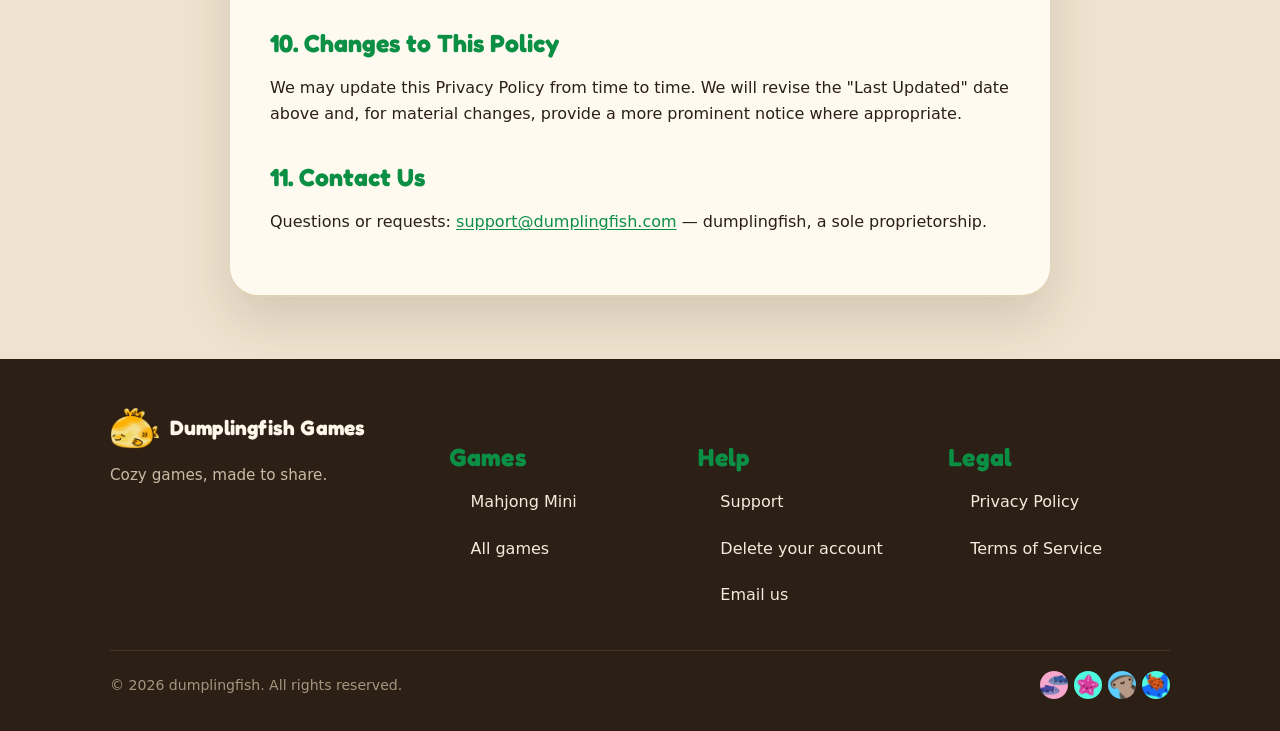
<file: privacy.html>
<!DOCTYPE html>
<html lang="en">
<head>
  <meta charset="utf-8">
  <meta name="viewport" content="width=device-width, initial-scale=1">
  <title>Mahjong Mini — Privacy Policy</title>
  <link rel="canonical" href="https://dumplingfish.com/privacy.html">
  <meta name="theme-color" content="#b2e4d4">
  <link rel="icon" href="assets/img/dumplingfish-48.png" sizes="48x48" type="image/png">
  <link rel="icon" href="assets/img/dumplingfish-192.png" sizes="192x192" type="image/png">
  <link rel="apple-touch-icon" href="apple-touch-icon.png">
  <link rel="stylesheet" href="style.css">
</head>
<body class="reading">
  <a class="skip" href="#content">Skip to content</a>

  <header class="topbar">
    <div class="wrap">
      <a class="brand" href="./"><img src="assets/img/dumplingfish-logo.webp" alt="" width="50" height="42"><span>Dumplingfish</span></a>
      <nav class="nav" aria-label="Main">
        <a class="wide" href="./#game">Mahjong Mini</a>
        <a class="wide" href="./#about">About</a>
        <a href="support.html">Support</a>
        <a class="btn" href="https://play.dumplingfish.com/">Play</a>
      </nav>
    </div>
  </header>

  <section class="band mint page-head" aria-labelledby="page-title">
    <div class="wrap">
      <p class="crumb">Mahjong Mini</p>
      <h1 id="page-title" class="shout on-white">Privacy Policy</h1>
      <nav class="toplinks" aria-label="Related pages"><a href="./">Home</a><a href="terms.html">Terms / EULA</a><a href="support.html">Support</a></nav>
      <img class="float tileart bob" src="assets/img/tile-dots5.webp" alt="" width="200" height="279" style="--r: 12deg; width: 88px; top: 34px; right: 15%">
      <img class="float tileart bob late" src="assets/img/tile-bamboo1.webp" alt="" width="200" height="279" style="--r: -8deg; width: 96px; top: 60px; right: 5%">
    </div>
    <svg class="wave bottom" viewBox="0 0 1440 40" preserveAspectRatio="none" aria-hidden="true"><path class="cream" d="M0 20 C240 42 480 0 720 18 C960 36 1200 2 1440 18 V40 H0 Z"/></svg>
  </section>
  <div id="content"></div>
  <main>
    <p class="meta">Effective Date: October 26, 2026 &middot; Last Updated: November 20, 2026</p>

    <div class="card">
      <p>Mahjong Mini is developed and operated by <strong>dumplingfish, a sole proprietorship</strong> ("we," "us," or "our").</p>
      <p>This Privacy Policy explains what information we collect when you play Mahjong Mini, how we use and share
      that information, and the choices you have regarding your personal data.</p>
      <p>This policy applies to Mahjong Mini on supported platforms, including iOS and Discord.</p>
    </div>

    <h2>1. Information We Collect</h2>

    <h3>Account and Identity Information</h3>
    <p>We collect information necessary to identify your account, save your progress, and provide game features.</p>
    <ul>
      <li><strong>Device ID:</strong> The game creates a random identifier for each installation. This is not your
        device's advertising ID. Guest players are identified using this random ID.</li>
      <li><strong>Sign-in information:</strong> If you sign in using email, Apple, or Google, we process the account
        identifier associated with your sign-in method. Google Firebase handles email authentication. Our game
        server stores the account ID rather than your email address.</li>
      <li><strong>Discord information:</strong> If you access Mahjong Mini through Discord, we collect your Discord
        user ID and access your Discord display name.</li>
      <li><strong>Display name:</strong> We store the name you choose or a randomly generated name assigned by the game.</li>
    </ul>

    <h3>Gameplay and Progress</h3>
    <p>We collect gameplay information to save progress, verify results, and provide game features.</p>
    <p>This includes:</p>
    <ul>
      <li>Virtual currencies, including Coins, Jade, and Tea Leaves.</li>
      <li>Experience points (XP), player level, and progression.</li>
      <li>Owned and equipped items, cosmetics, and colorways.</li>
      <li>Missions, login calendar progress, season pass progress, and events.</li>
      <li>Game statistics, hands played and won, and match results.</li>
      <li>Puzzle ratings and ranked ratings.</li>
      <li>Gameplay hands and moves needed to verify results.</li>
    </ul>
    <p>Solo hands are sent to our servers to verify match results.</p>
    <p>Some gameplay information may be visible to other players, including your display name, leaderboard
    rankings, Tea House membership, and qualifying hands featured in Best Hand of the Week.</p>
    <p>For Discord gameplay, we may store the IDs of Discord servers where you have played to support
    server-specific leaderboards. These are recorded only after Discord confirms your participation.</p>

    <h3>Anonymous Hand Records</h3>
    <p>We keep an anonymous copy of each finished hand our servers have verified, separate from your account. We
    use these records to study how Mahjong Mini is played and to build and test hand analysis and computer
    players.</p>
    <p>Each record contains:</p>
    <ul>
      <li>The moves of the hand, the rules it was played under, and its result.</li>
      <li>The day it was played (not the time).</li>
      <li>For each seat, whether it was a person or a computer player. For a person, only a level range (for
        example, 11&ndash;30), the ranked tier at ranked tables, the app version, whether they were away from an
        online table (so the game played for them), and whether Coach at the Table was on.</li>
    </ul>
    <p>A record never includes your account ID, device ID, display name, email address, IP address, Discord or Tea
    House details, or the time of day, so it cannot be linked back to you or your account.</p>

    <h3>Social Features and Player Safety</h3>
    <p>We collect information needed to support multiplayer and social features, including:</p>
    <ul>
      <li>Friends lists and friend requests.</li>
      <li>Table invitations and associated player names.</li>
      <li>Players you have blocked.</li>
      <li>Player reports, including the selected reason for reporting.</li>
      <li>Account moderation and ban records.</li>
    </ul>
    <p>Mahjong Mini does not include free-form text chat. Players communicate using preset emotes.</p>
    <p>Account bans are applied to accounts rather than IP addresses.</p>

    <h3>Reminders and Notifications</h3>
    <p>If you enable reminders, we may process:</p>
    <ul>
      <li>Your enabled reminder preferences.</li>
      <li>Your time zone.</li>
      <li>The hour you typically play.</li>
      <li>Records of when reminders were sent.</li>
    </ul>
    <p>Discord reminders are delivered through direct messages using your Discord user ID.</p>
    <p>On iOS, reminders are scheduled locally on your device.</p>
    <p>You can disable optional reminders through the available game or device settings.</p>

    <h3>Purchases</h3>
    <p>If you purchase items using real money, payments are handled by the relevant platform and payment services.</p>
    <p>For Apple, Google Play and website purchases, we use RevenueCat to help verify transactions. Website
    purchases are paid through Stripe, which receives your payment details and the email address you give at
    checkout. Discord purchases are processed through Discord.</p>
    <p>We may receive and retain purchase information, including the purchased product, transaction identifier,
    purchase history, and fulfillment status.</p>
    <p>We do not receive or store your full payment card details.</p>

    <h3>Advertising</h3>
    <p>Advertisements are currently disabled in Mahjong Mini.</p>
    <p>If optional rewarded advertisements are enabled in the future, they will be configured to request
    non-personalized ads through Google AdMob.</p>
    <p>Google may process technical information, including IP addresses and device information, to deliver
    advertisements, measure performance, and prevent fraud.</p>
    <p>We may maintain records necessary to verify and grant in-game advertising rewards.</p>
    <p>We will update our privacy disclosures as needed when advertising functionality changes.</p>

    <h3>Measuring Our Own Ads (iOS App)</h3>
    <p>We advertise Mahjong Mini on Facebook and Instagram. To learn which of these ads bring new players, the iOS
    app includes Meta's software development kit (SDK). It runs only on iPhones and iPads set to a time zone in the
    Americas, where our ads run.</p>
    <p>The SDK tells Meta when the app is installed and opened, when a new player finishes their first hand, and
    when an App Store purchase is made (the product and its price). Meta also receives technical information such
    as your IP address, device model, and operating system version, and an identifier Meta creates for the
    installation.</p>
    <p>The SDK does <strong>not</strong> receive your device's advertising identifier (the app never asks for
    permission to track you), your name, email address, display name, or account ID. Meta counts installs from our
    ads through Apple's privacy-preserving install attribution (SKAdNetwork). Meta processes this information
    under its own privacy policy. You can review and disconnect activity that apps share with Meta in your Meta
    account's "Your activity off Meta technologies" settings.</p>

    <h3>Technical Information and Diagnostics</h3>
    <p>We process limited technical information to operate the game, prevent abuse, and investigate technical issues.</p>
    <ul>
      <li><strong>IP addresses:</strong> Used for security and rate limiting. Our application stores salted,
        one-way hashes rather than raw IP addresses for these purposes.</li>
      <li><strong>Crash reports:</strong> May include error messages, the affected screen, app version, and
        platform. These reports are not intentionally associated with player identifiers.</li>
      <li><strong>Usage statistics:</strong> Include counts of sessions, matches started and finished, matchmaking
        wait times, dropped connections, and similar events, used to keep the game running well. They are not
        tied to your name or email address and are not used for advertising.</li>
      <li><strong>Returning players:</strong> To count how many players come back (for example, the next day or a
        week later), we record the day a profile was first seen and the days it was active. The profile is
        recorded only as a salted, one-way code, never its account ID or device ID.</li>
      <li><strong>Server logs:</strong> Our servers log requests and errors so we can fix problems. Account IDs,
        device IDs, sign-in tokens, and IP addresses are removed from these logs or replaced with one-way codes.</li>
      <li><strong>Web analytics:</strong> On the web version only (not the iOS app or Discord), Cloudflare Web
        Analytics counts page visits and load times. It does not use cookies or track you across sites.</li>
    </ul>

    <h3>Invitations</h3>
    <p>If you invite a new player and they join, we record that the invitation was used so both of you can
    receive the invite reward. To make sure a reward is claimed only once per device, we keep a salted, one-way
    code of the new player's device ID, not the ID itself.</p>

    <h2>2. How We Use Information</h2>
    <p>We use the information described above to:</p>
    <ul>
      <li>Provide and operate the game, your account, and your saved progress.</li>
      <li>Verify hands and results so rewards, ratings, and leaderboards are fair.</li>
      <li>Run online tables, matchmaking, Tea Houses, friends, invitations, and other social features.</li>
      <li>Process and verify purchases, subscriptions, and rewards, and grant purchased items.</li>
      <li>Send reminders you have turned on.</li>
      <li>Prevent cheating, fraud, and abuse, review player reports, and enforce our Terms of Service.</li>
      <li>Diagnose errors and improve stability, performance, and the player experience.</li>
      <li>Study how the game is played and develop hand analysis and computer players, using anonymous hand
        records that are not linked to you.</li>
      <li>Respond to support requests.</li>
    </ul>

    <h3>Legal Bases (EEA and UK)</h3>
    <p>If you are in the European Economic Area or the United Kingdom, we process personal data to
    <strong>perform our contract</strong> with you (running your account, gameplay, saved progress, social
    features, and purchases); for our <strong>legitimate interests</strong> (keeping the game secure and fair,
    preventing fraud and cheating, understanding and improving the game, and providing support), balanced
    against your rights; to <strong>comply with legal obligations</strong> (such as keeping transaction records for
    tax and accounting); and, where we ask for it, with your <strong>consent</strong>, which you may withdraw at
    any time. Anonymous hand records do not identify you and are not personal data.</p>

    <h2>3. Service Providers</h2>
    <p>We use the following providers to operate Mahjong Mini. They process information on our behalf under
    their own privacy policies:</p>
    <table>
      <tr><th>Provider</th><th>Purpose</th></tr>
      <tr><td>Cloudflare</td><td>Hosting our game servers: accounts, saved progress, purchases, online tables, matchmaking, and anonymous hand records; web analytics on the web version</td></tr>
      <tr><td>Google Firebase</td><td>Email and Google sign-in</td></tr>
      <tr><td>Apple</td><td>Sign in with Apple, App Store purchases and subscriptions</td></tr>
      <tr><td>RevenueCat</td><td>Verifying App Store, Google Play and website purchases and subscriptions; the website checkout</td></tr>
      <tr><td>Stripe</td><td>Processing card payments for website purchases and subscriptions</td></tr>
      <tr><td>Discord</td><td>Discord sign-in, the Discord Activity, Discord purchases, and Discord reminders</td></tr>
      <tr><td>Google AdMob</td><td>Optional rewarded ads, if enabled in the future (currently disabled)</td></tr>
      <tr><td>Meta</td><td>Measuring our ads for Mahjong Mini on Facebook and Instagram (iOS app, Americas time zones only)</td></tr>
    </table>
    <p>Their privacy policies:
    <a href="https://www.cloudflare.com/privacypolicy/">Cloudflare</a>,
    <a href="https://policies.google.com/privacy">Google and Firebase</a>,
    <a href="https://www.apple.com/legal/privacy/">Apple</a>,
    <a href="https://www.revenuecat.com/privacy/">RevenueCat</a>,
    <a href="https://discord.com/privacy">Discord</a>, and
    <a href="https://www.facebook.com/privacy/policy/">Meta</a>.</p>

    <h2>4. Sharing and Disclosure</h2>
    <ul>
      <li>We do <strong>not</strong> sell your personal information.</li>
      <li>We share information with the service providers above only as needed to operate the game. The one
        exception made for advertising is the limited app activity the iOS app shares with Meta to measure our own
        ads (see "Measuring Our Own Ads"); it never includes your name, email address, or account ID.</li>
      <li>Your display name, avatar, title, level, and in-game activity are visible to players you play with, and
        some of it appears on leaderboards, in Tea Houses, and in Best Hand of the Week.</li>
      <li>We may disclose information if required by law, to enforce our Terms of Service, or to protect the
        rights, safety, and security of our players, ourselves, or others.</li>
    </ul>

    <h2>5. Data Retention</h2>
    <ul>
      <li>Account and gameplay data are kept while your account is active.</li>
      <li>Purchase records are kept as long as needed for fulfillment, support, fraud prevention, and legal and
        accounting obligations.</li>
      <li>Server logs are kept for a short period (days, not months). Crash reports and usage statistics are kept
        for up to about three months.</li>
      <li>Player reports are kept until reviewed and as long as needed to handle repeat problems. Ban records are
        kept for as long as a ban lasts and a reasonable time after.</li>
      <li>Anonymous hand records may be kept indefinitely. Because nothing in them links them to you or your
        account, they are not affected when you delete your account.</li>
    </ul>
    <p>When you delete your account, we delete or de-identify the personal data associated with it, except
    records we must keep for legal, accounting, or fraud-prevention purposes.</p>

    <h2>6. Your Rights and Choices</h2>
    <p>Depending on where you live (for example, the EEA or UK under the GDPR, or California under the CCPA/CPRA),
    you may have the right to access, correct, delete, or export your personal information, and to object to or
    restrict certain processing. To make a request, contact us at
    <a href="mailto:support@dumplingfish.com">support@dumplingfish.com</a>.</p>
    <ul>
      <li><strong>Delete your account:</strong> In the game, go to Profile, then Account, then Delete Account, or
        contact us. Deleting an account does not cancel a subscription billed by an app store; cancel it in that
        store's settings.</li>
      <li><strong>Reminders:</strong> Turn them off in the game's settings or your device settings.</li>
      <li><strong>Play as a guest:</strong> You can play without signing in; your progress is then tied to your
        device's random ID.</li>
    </ul>
    <p>We will not discriminate against you for exercising these rights. If you are in the EEA or UK, you may also
    lodge a complaint with your local data protection authority.</p>

    <h2>7. Children's Privacy</h2>
    <p>Mahjong Mini is not directed to children under <strong>16</strong>, and we do not knowingly collect personal
    information from them. If you believe a child has provided us personal information, contact us and we will
    delete it.</p>

    <h2>8. International Transfers</h2>
    <p>Our service providers may process and store data in countries other than yours. Where required, we and our
    providers use appropriate safeguards for these transfers.</p>

    <h2>9. Security</h2>
    <p>We and our service providers use reasonable technical and organizational measures to protect your
    information. No method of transmission or storage is completely secure, however, and we cannot guarantee
    absolute security.</p>

    <h2>10. Changes to This Policy</h2>
    <p>We may update this Privacy Policy from time to time. We will revise the "Last Updated" date above and, for
    material changes, provide a more prominent notice where appropriate.</p>

    <h2>11. Contact Us</h2>
    <p>Questions or requests: <a href="mailto:support@dumplingfish.com">support@dumplingfish.com</a> &mdash;
    dumplingfish, a sole proprietorship.</p>
  </main>
  <footer class="site-footer">
    <div class="wrap">
      <div class="foot-grid">
        <div>
          <a class="brand" href="./"><img src="assets/img/dumplingfish-logo.webp" alt="" width="50" height="42"><span>Dumplingfish Games</span></a>
          <p>Cozy games, made to share.</p>
        </div>
        <nav aria-labelledby="foot-games">
          <h2 id="foot-games">Games</h2>
          <ul>
            <li><a href="https://play.dumplingfish.com/mahjong-mini/">Mahjong Mini</a></li>
            <li><a href="https://play.dumplingfish.com/">All games</a></li>
          </ul>
        </nav>
        <nav aria-labelledby="foot-help">
          <h2 id="foot-help">Help</h2>
          <ul>
            <li><a href="support.html">Support</a></li>
            <li><a href="delete-account.html">Delete your account</a></li>
            <li><a href="mailto:support@dumplingfish.com">Email us</a></li>
          </ul>
        </nav>
        <nav aria-labelledby="foot-legal">
          <h2 id="foot-legal">Legal</h2>
          <ul>
            <li><a href="privacy.html">Privacy Policy</a></li>
            <li><a href="terms.html">Terms of Service</a></li>
          </ul>
        </nav>
      </div>
      <div class="fineprint">
        <span>&copy; 2026 dumplingfish. All rights reserved.</span>
        <span class="fishes" aria-hidden="true"><img src="assets/img/fish-sardine.webp" alt="" width="128" height="128" loading="lazy"><img src="assets/img/fish-starfish.webp" alt="" width="128" height="128" loading="lazy"><img src="assets/img/fish-hammerhead.webp" alt="" width="128" height="128" loading="lazy"><img src="assets/img/fish-cat.webp" alt="" width="128" height="128" loading="lazy"></span>
      </div>
    </div>
  </footer>
</body>
</html>
</file>
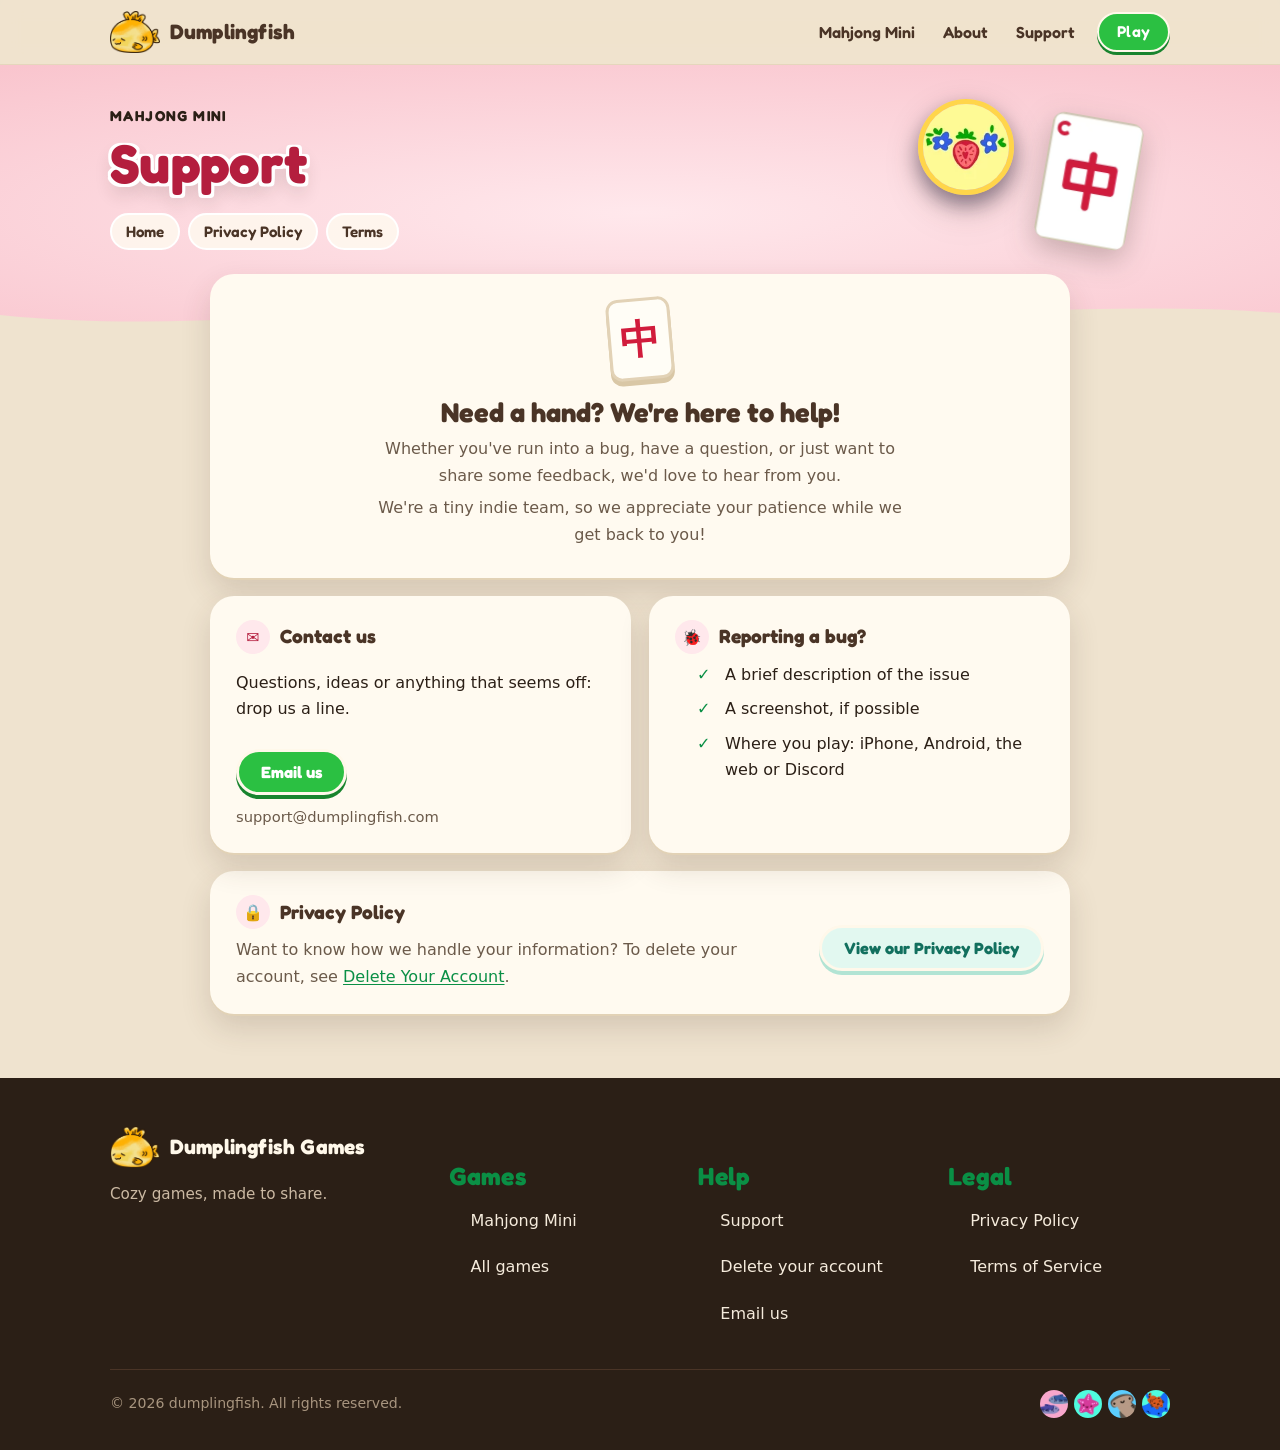
<file: support.html>
<!DOCTYPE html>
<html lang="en">
<head>
  <meta charset="utf-8">
  <meta name="viewport" content="width=device-width, initial-scale=1">
  <title>Mahjong Mini — Support</title>
  <link rel="canonical" href="https://dumplingfish.com/support.html">
  <meta name="theme-color" content="#f9c4cd">
  <link rel="icon" href="assets/img/dumplingfish-48.png" sizes="48x48" type="image/png">
  <link rel="icon" href="assets/img/dumplingfish-192.png" sizes="192x192" type="image/png">
  <link rel="apple-touch-icon" href="apple-touch-icon.png">
  <link rel="stylesheet" href="style.css">
  <style>
    /* This page only: its cards sit on the page, over the pink band, rather than on one sheet. */
    body.reading.support main { max-width: 900px; margin: -60px auto 64px; padding: 0 20px; background: none; box-shadow: none; }
    body.reading.support .card { background: var(--paper); border-radius: 24px; padding: 24px 26px; margin: 0 0 18px; box-shadow: 0 2px 0 var(--line), 0 14px 30px var(--shadow); }
    .hero { text-align: center; padding: 30px 26px 28px; }
    .tile {
      display: inline-flex; align-items: center; justify-content: center;
      width: 64px; height: 82px; margin-bottom: 12px;
      background: #fffdf6; border: 3px solid #e2d2b6; border-radius: 12px;
      box-shadow: 0 5px 0 #d9c7a6;
      font-size: 2.5rem; color: #d11c3c; font-weight: 700;
      transform: rotate(-5deg);
    }
    body.reading .hero h2 { color: var(--brown); margin: 4px 0 8px; font-size: 1.7rem; }
    .hero p { margin: 6px auto; max-width: 540px; color: var(--muted); }
    .grid { display: grid; grid-template-columns: 1fr 1fr; gap: 18px; margin-bottom: 18px; }
    body.reading.support .grid .card { margin: 0; }
    body.reading .card h3 { margin: 0 0 8px; font-size: 1.2rem; display: flex; align-items: center; gap: 10px; }
    .card h3 .icon {
      display: inline-flex; align-items: center; justify-content: center;
      width: 34px; height: 34px; border-radius: 50%;
      background: var(--pink-glow); color: var(--pink-ink); font-size: 1rem;
    }
    .button {
      display: inline-flex; margin-top: 10px; padding: 12px 22px;
      font: 700 1.02rem/1 var(--display); color: #fff; text-decoration: none;
      background: var(--green-bright); border: 3px solid #fff8ea; border-radius: 999px;
      box-shadow: 0 4px 0 var(--green-dark);
      transition: transform .08s ease, box-shadow .08s ease;
    }
    .button:hover { color: #fff; filter: brightness(1.05); }
    .button:active { transform: translateY(3px); box-shadow: 0 1px 0 var(--green-dark); }
    .button.soft { background: var(--mint-glow); color: var(--mint-ink); box-shadow: 0 4px 0 var(--mint); }
    .button.soft:hover { color: var(--mint-ink); }
    .email { display: block; margin-top: 10px; font-size: .92rem; color: var(--muted); word-break: break-all; }
    .tips { margin: 6px 0 0; padding: 0; list-style: none; }
    body.reading .tips li { padding-left: 28px; position: relative; margin: 8px 0; }
    .tips li::before {
      content: "✓"; position: absolute; left: 0; top: 0;
      color: var(--green); font-weight: 700;
    }
    .privacy { display: flex; align-items: center; justify-content: space-between; gap: 16px; }
    .privacy p { margin: 4px 0 0; color: var(--muted); }
    .privacy .button { flex: none; white-space: nowrap; }
    @media (max-width: 620px) {
      .grid { grid-template-columns: 1fr; }
      .privacy { flex-direction: column; align-items: flex-start; }
    }
  </style>
</head>
<body class="reading support">
  <a class="skip" href="#content">Skip to content</a>

  <header class="topbar">
    <div class="wrap">
      <a class="brand" href="./"><img src="assets/img/dumplingfish-logo.webp" alt="" width="50" height="42"><span>Dumplingfish</span></a>
      <nav class="nav" aria-label="Main">
        <a class="wide" href="./#game">Mahjong Mini</a>
        <a class="wide" href="./#about">About</a>
        <a href="support.html">Support</a>
        <a class="btn" href="https://play.dumplingfish.com/">Play</a>
      </nav>
    </div>
  </header>

  <section class="band pink page-head" aria-labelledby="page-title">
    <div class="wrap">
      <p class="crumb">Mahjong Mini</p>
      <h1 id="page-title" class="shout on-white">Support</h1>
      <nav class="toplinks" aria-label="Related pages"><a href="./">Home</a><a href="privacy.html">Privacy Policy</a><a href="terms.html">Terms</a></nav>
      <img class="float avatar bob" src="assets/img/fruit-strawberry.webp" alt="" width="128" height="128" style="width: 96px; height: 96px; top: 34px; right: 16%">
      <img class="float tileart bob late" src="assets/img/tile-red.webp" alt="" width="200" height="279" style="--r: 10deg; width: 92px; top: 52px; right: 5%">
    </div>
    <svg class="wave bottom" viewBox="0 0 1440 40" preserveAspectRatio="none" aria-hidden="true"><path class="cream" d="M0 20 C240 42 480 0 720 18 C960 36 1200 2 1440 18 V40 H0 Z"/></svg>
  </section>
  <div id="content"></div>
  <main>
    <div class="card hero">
      <div class="tile" aria-hidden="true">中</div>
      <h2>Need a hand? We're here to help!</h2>
      <p>Whether you've run into a bug, have a question, or just want to share some feedback, we'd love to hear from you.</p>
      <p>We're a tiny indie team, so we appreciate your patience while we get back to you!</p>
    </div>

    <div class="grid">
      <div class="card">
        <h3><span class="icon" aria-hidden="true">✉</span>Contact us</h3>
        <p>Questions, ideas or anything that seems off: drop us a line.</p>
        <a class="button" href="mailto:support@dumplingfish.com?subject=Mahjong%20Mini%20support">Email us</a>
        <span class="email">support@dumplingfish.com</span>
      </div>
      <div class="card">
        <h3><span class="icon" aria-hidden="true">🐞</span>Reporting a bug?</h3>
        <ul class="tips">
          <li>A brief description of the issue</li>
          <li>A screenshot, if possible</li>
          <li>Where you play: iPhone, Android, the web or Discord</li>
        </ul>
      </div>
    </div>

    <div class="card privacy">
      <div>
        <h3><span class="icon" aria-hidden="true">🔒</span>Privacy Policy</h3>
        <p>Want to know how we handle your information? To delete your account, see
          <a href="delete-account.html">Delete Your Account</a>.</p>
      </div>
      <a class="button soft" href="privacy.html">View our Privacy Policy</a>
    </div>
  </main>
  <footer class="site-footer">
    <div class="wrap">
      <div class="foot-grid">
        <div>
          <a class="brand" href="./"><img src="assets/img/dumplingfish-logo.webp" alt="" width="50" height="42"><span>Dumplingfish Games</span></a>
          <p>Cozy games, made to share.</p>
        </div>
        <nav aria-labelledby="foot-games">
          <h2 id="foot-games">Games</h2>
          <ul>
            <li><a href="https://play.dumplingfish.com/mahjong-mini/">Mahjong Mini</a></li>
            <li><a href="https://play.dumplingfish.com/">All games</a></li>
          </ul>
        </nav>
        <nav aria-labelledby="foot-help">
          <h2 id="foot-help">Help</h2>
          <ul>
            <li><a href="support.html">Support</a></li>
            <li><a href="delete-account.html">Delete your account</a></li>
            <li><a href="mailto:support@dumplingfish.com">Email us</a></li>
          </ul>
        </nav>
        <nav aria-labelledby="foot-legal">
          <h2 id="foot-legal">Legal</h2>
          <ul>
            <li><a href="privacy.html">Privacy Policy</a></li>
            <li><a href="terms.html">Terms of Service</a></li>
          </ul>
        </nav>
      </div>
      <div class="fineprint">
        <span>&copy; 2026 dumplingfish. All rights reserved.</span>
        <span class="fishes" aria-hidden="true"><img src="assets/img/fish-sardine.webp" alt="" width="128" height="128" loading="lazy"><img src="assets/img/fish-starfish.webp" alt="" width="128" height="128" loading="lazy"><img src="assets/img/fish-hammerhead.webp" alt="" width="128" height="128" loading="lazy"><img src="assets/img/fish-cat.webp" alt="" width="128" height="128" loading="lazy"></span>
      </div>
    </div>
  </footer>
</body>
</html>
</file>
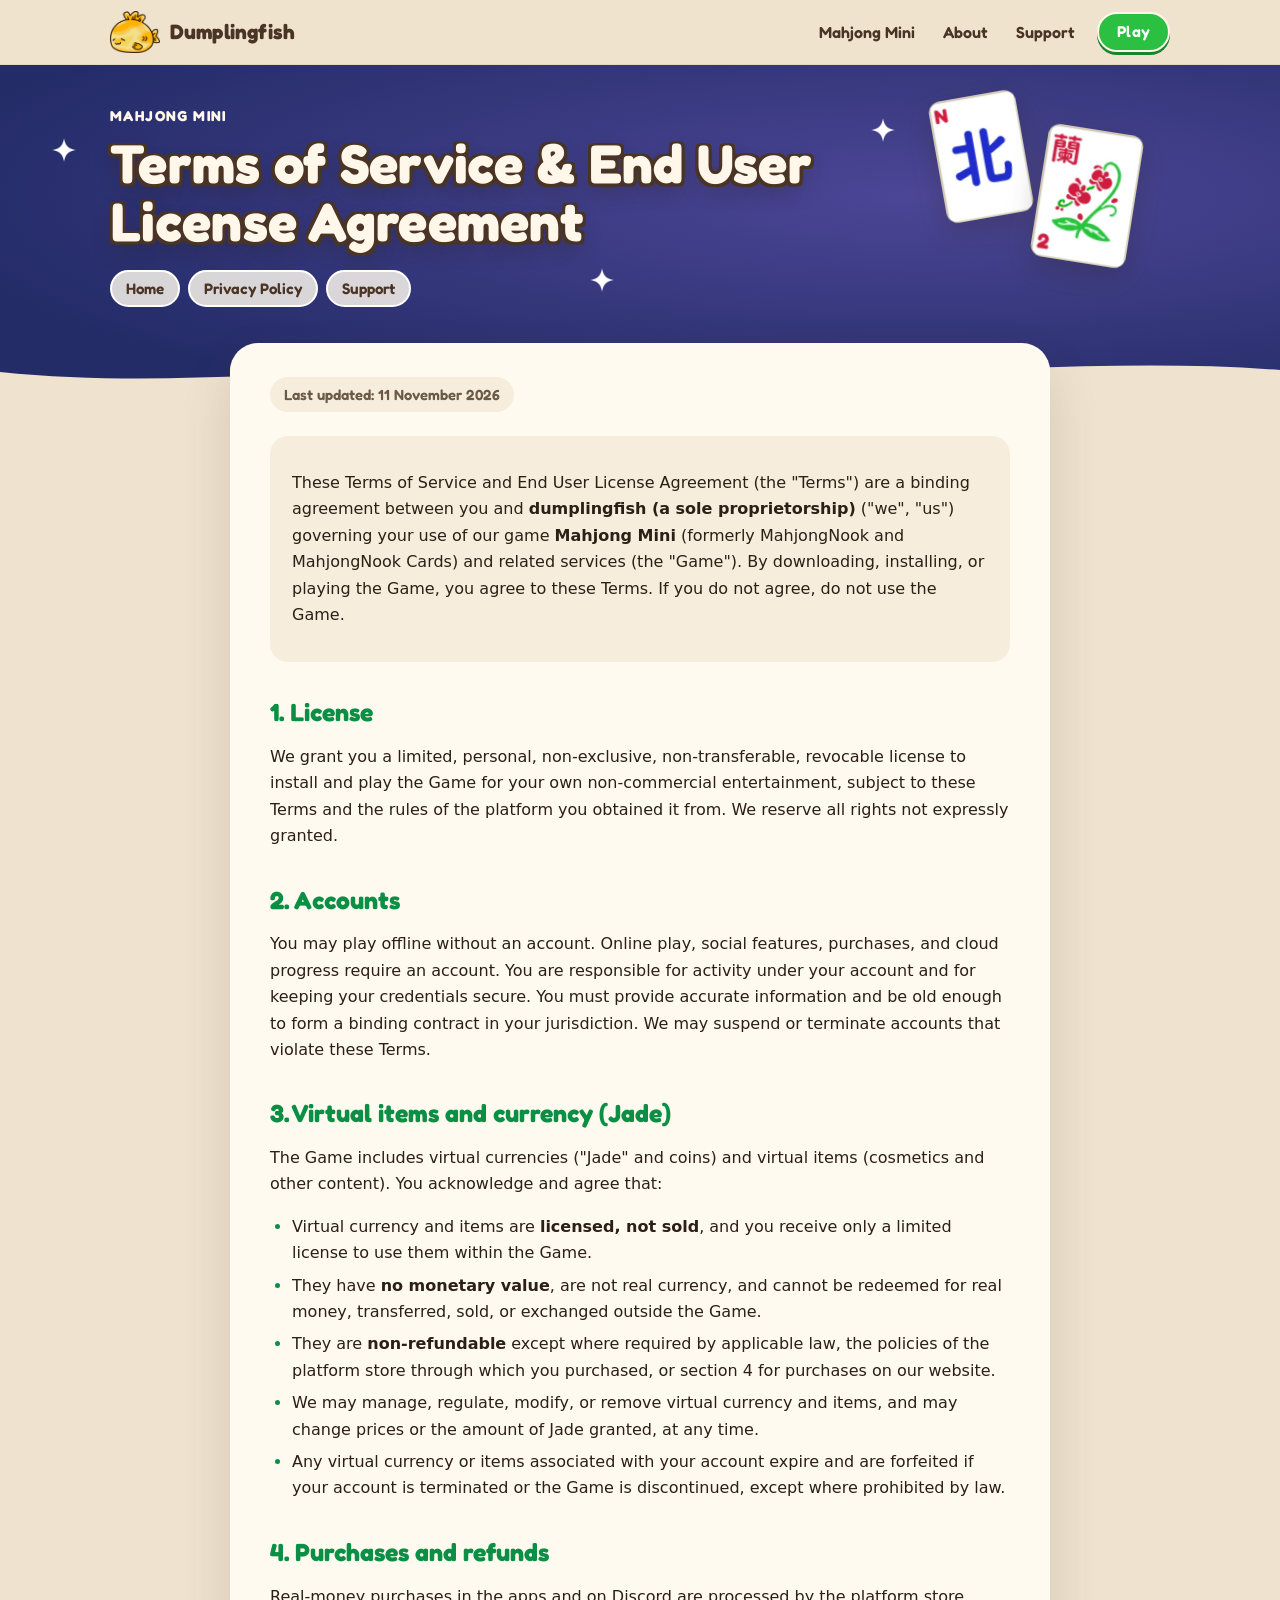
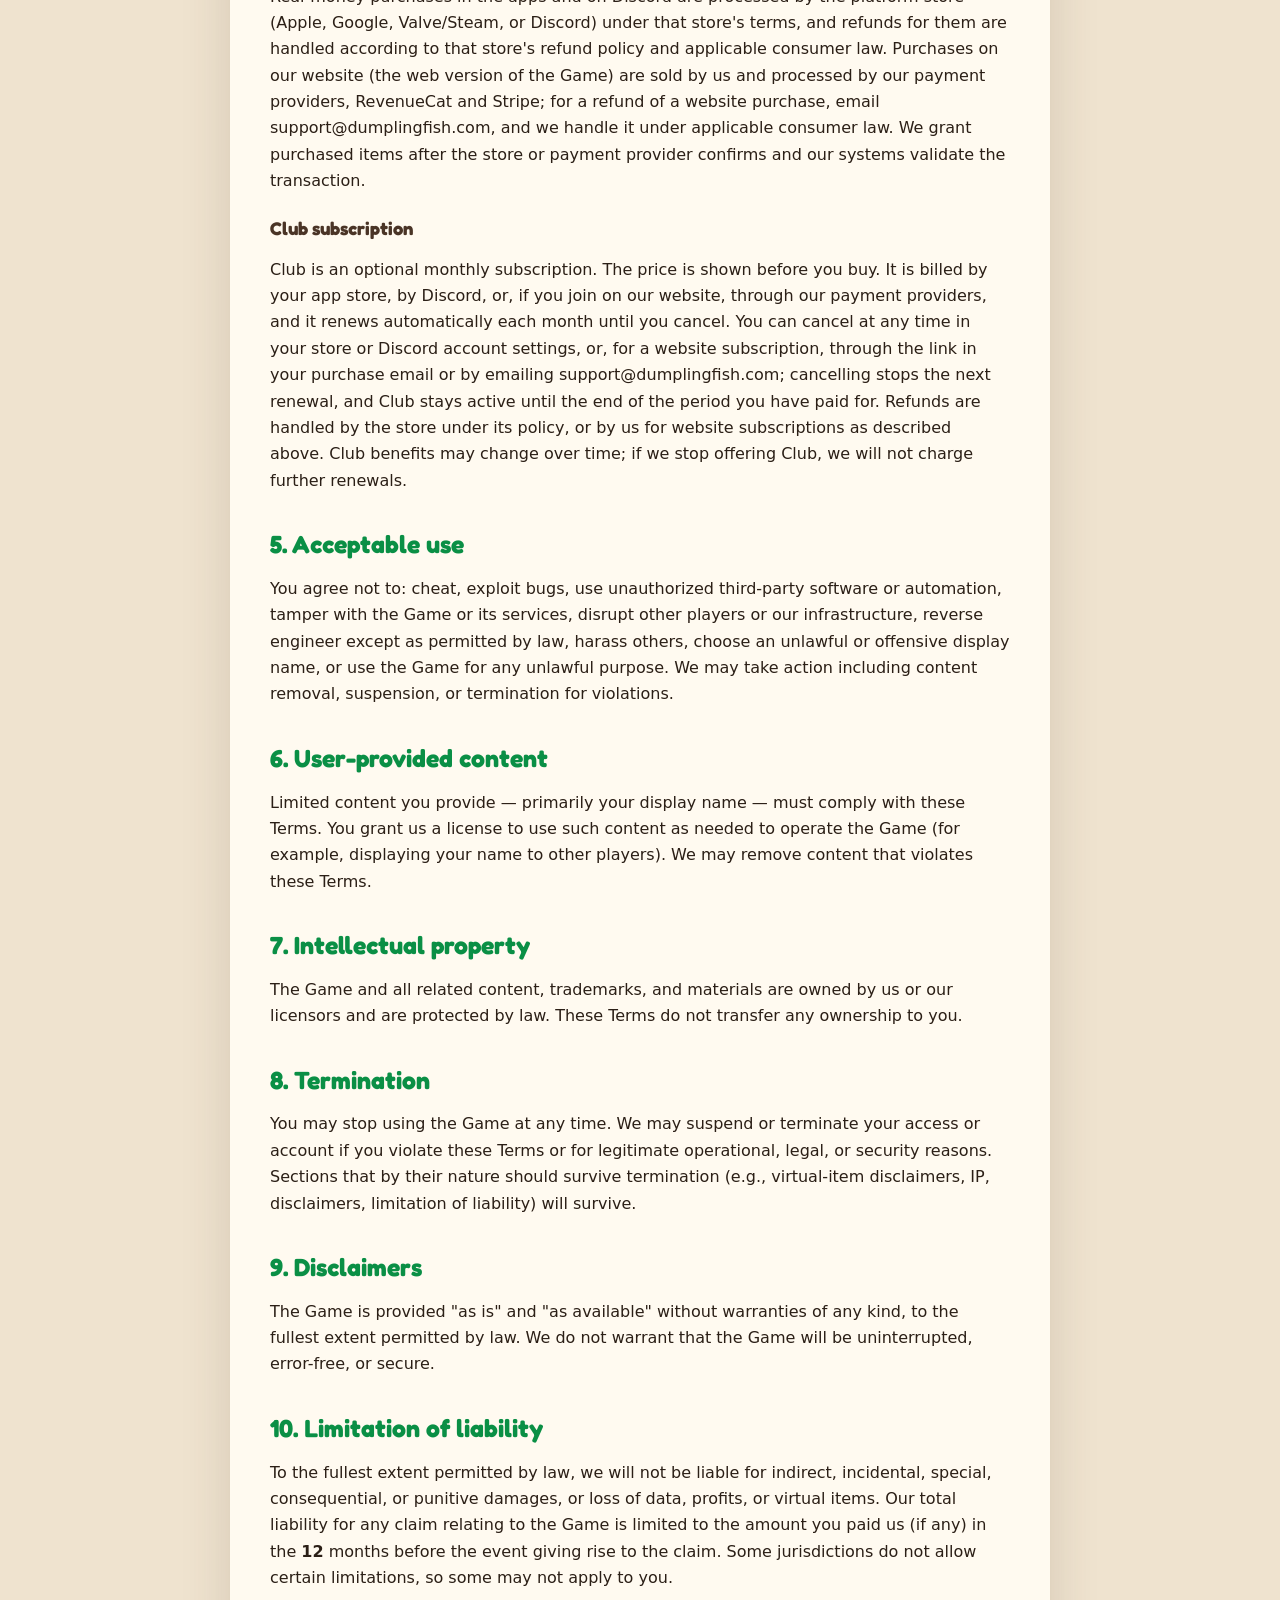
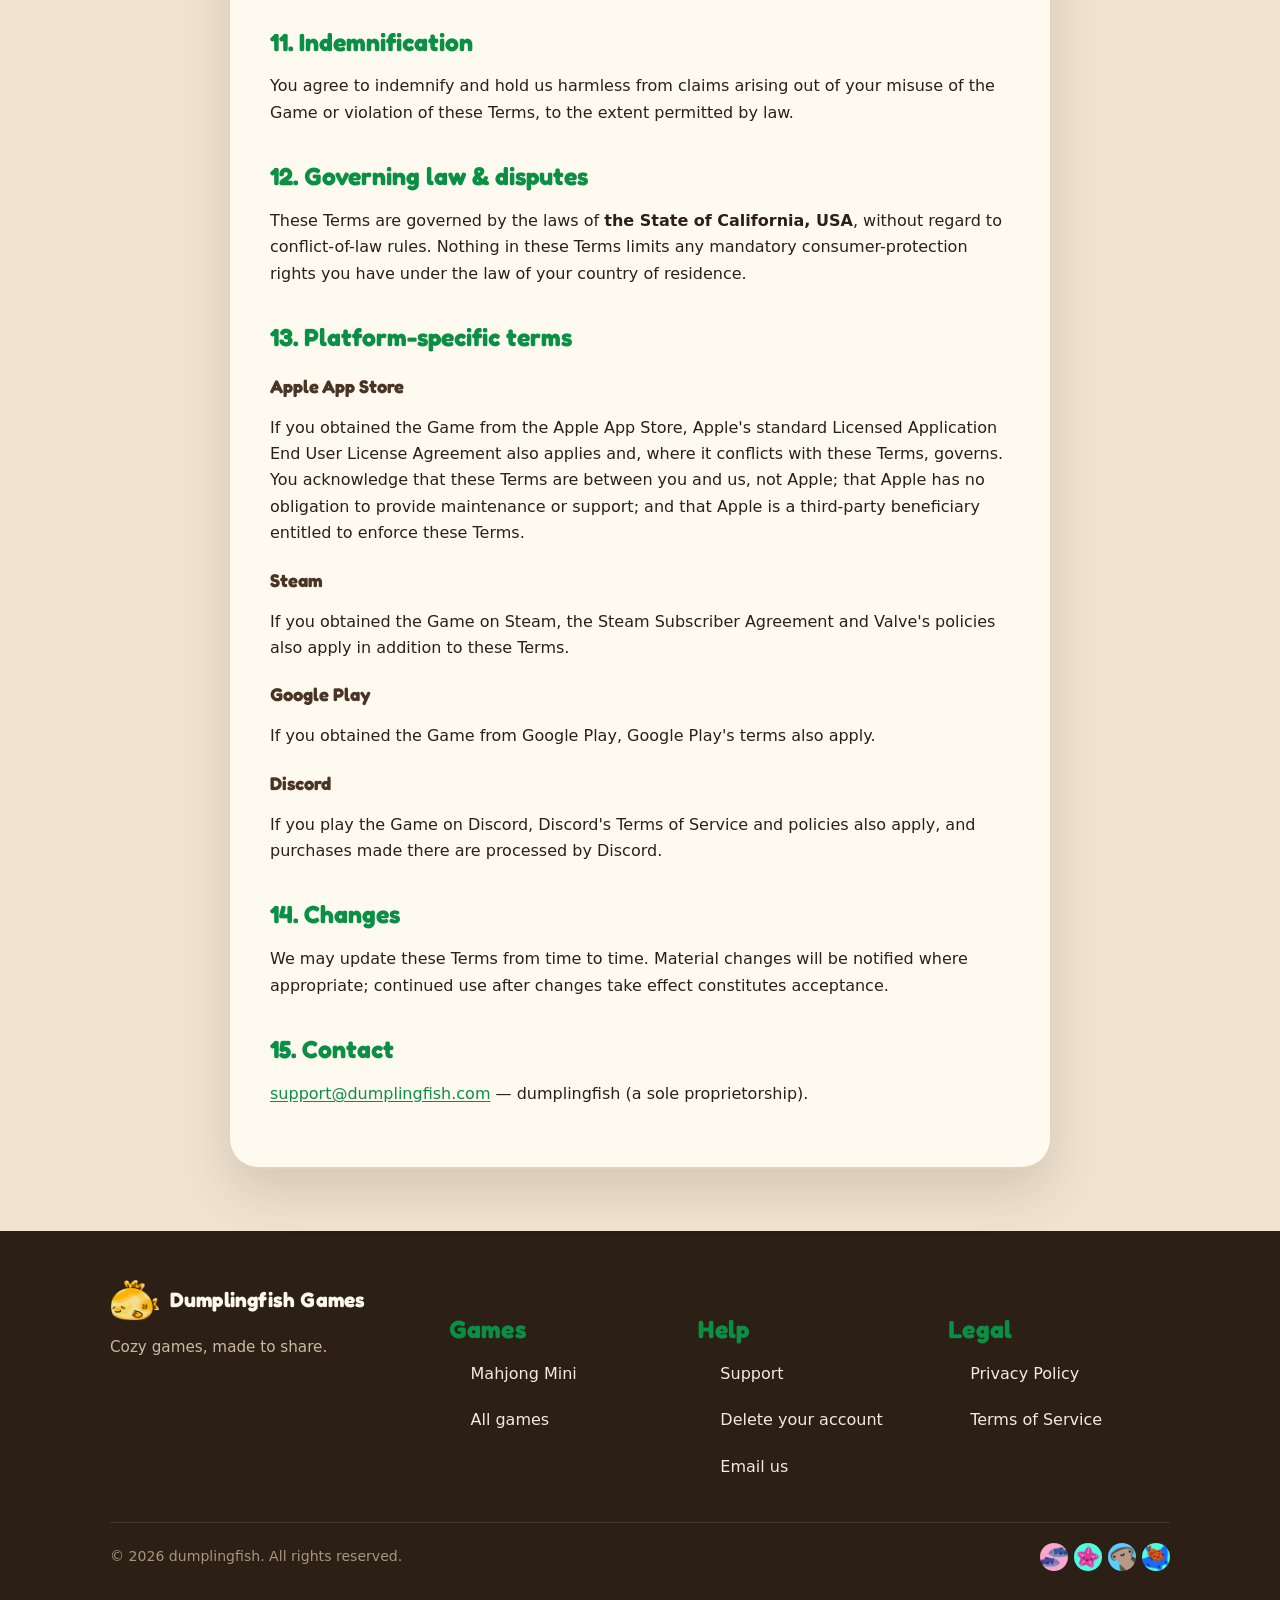
<file: terms.html>
<!DOCTYPE html>
<html lang="en">
<head>
  <meta charset="utf-8">
  <meta name="viewport" content="width=device-width, initial-scale=1">
  <title>Mahjong Mini — Terms of Service / EULA</title>
  <link rel="canonical" href="https://dumplingfish.com/terms.html">
  <meta name="theme-color" content="#242c68">
  <link rel="icon" href="assets/img/dumplingfish-48.png" sizes="48x48" type="image/png">
  <link rel="icon" href="assets/img/dumplingfish-192.png" sizes="192x192" type="image/png">
  <link rel="apple-touch-icon" href="apple-touch-icon.png">
  <link rel="stylesheet" href="style.css">
</head>
<body class="reading">
  <a class="skip" href="#content">Skip to content</a>

  <header class="topbar">
    <div class="wrap">
      <a class="brand" href="./"><img src="assets/img/dumplingfish-logo.webp" alt="" width="50" height="42"><span>Dumplingfish</span></a>
      <nav class="nav" aria-label="Main">
        <a class="wide" href="./#game">Mahjong Mini</a>
        <a class="wide" href="./#about">About</a>
        <a href="support.html">Support</a>
        <a class="btn" href="https://play.dumplingfish.com/">Play</a>
      </nav>
    </div>
  </header>

  <section class="band night page-head" aria-labelledby="page-title">
    <img class="twinkle" src="assets/img/twinkle.webp" alt="" style="left: 4%; top: 22%">
    <img class="twinkle late" src="assets/img/twinkle.webp" alt="" style="right: 30%; top: 16%">
    <img class="twinkle later" src="assets/img/twinkle.webp" alt="" style="left: 46%; bottom: 30%">
    <div class="wrap">
      <p class="crumb">Mahjong Mini</p>
      <h1 id="page-title" class="shout cream">Terms of Service &amp; End User License Agreement</h1>
      <nav class="toplinks" aria-label="Related pages"><a href="./">Home</a><a href="privacy.html">Privacy Policy</a><a href="support.html">Support</a></nav>
      <img class="float tileart bob" src="assets/img/tile-north.webp" alt="" width="200" height="279" style="--r: -10deg; width: 88px; top: 30px; right: 15%">
      <img class="float tileart bob late" src="assets/img/tile-orchid.webp" alt="" width="200" height="279" style="--r: 9deg; width: 96px; top: 64px; right: 5%">
    </div>
    <svg class="wave bottom" viewBox="0 0 1440 40" preserveAspectRatio="none" aria-hidden="true"><path class="cream" d="M0 20 C240 42 480 0 720 18 C960 36 1200 2 1440 18 V40 H0 Z"/></svg>
  </section>
  <div id="content"></div>
  <main>
    <p class="meta">Last updated: 11 November 2026</p>

    <div class="card">
      <p>These Terms of Service and End User License Agreement (the "Terms") are a binding agreement between you
      and <strong>dumplingfish (a sole proprietorship)</strong> ("we", "us") governing your use of our game <strong>Mahjong Mini</strong>
      (formerly MahjongNook and MahjongNook Cards) and related services (the "Game"). By downloading, installing, or playing the Game, you agree to
      these Terms. If you do not agree, do not use the Game.</p>
    </div>

    <h2>1. License</h2>
    <p>We grant you a limited, personal, non-exclusive, non-transferable, revocable license to install and play
    the Game for your own non-commercial entertainment, subject to these Terms and the rules of the platform you
    obtained it from. We reserve all rights not expressly granted.</p>

    <h2>2. Accounts</h2>
    <p>You may play offline without an account. Online play, social features, purchases, and cloud progress
    require an account. You are responsible for activity under your account and for keeping your credentials
    secure. You must provide accurate information and be old enough to form a binding contract in your
    jurisdiction. We may suspend or terminate accounts that violate these Terms.</p>

    <h2>3. Virtual items and currency (Jade)</h2>
    <p>The Game includes virtual currencies ("Jade" and coins) and virtual items (cosmetics and other content).
    You acknowledge and agree that:</p>
    <ul>
      <li>Virtual currency and items are <strong>licensed, not sold</strong>, and you receive only a limited
        license to use them within the Game.</li>
      <li>They have <strong>no monetary value</strong>, are not real currency, and cannot be redeemed for real
        money, transferred, sold, or exchanged outside the Game.</li>
      <li>They are <strong>non-refundable</strong> except where required by applicable law, the policies of
        the platform store through which you purchased, or section 4 for purchases on our website.</li>
      <li>We may manage, regulate, modify, or remove virtual currency and items, and may change prices or the
        amount of Jade granted, at any time.</li>
      <li>Any virtual currency or items associated with your account expire and are forfeited if your account is
        terminated or the Game is discontinued, except where prohibited by law.</li>
    </ul>

    <h2>4. Purchases and refunds</h2>
    <p>Real-money purchases in the apps and on Discord are processed by the platform store (Apple, Google,
    Valve/Steam, or Discord) under that store's terms, and refunds for them are handled according to that store's
    refund policy and applicable consumer law. Purchases on our website (the web version of the Game) are sold by
    us and processed by our payment providers, RevenueCat and Stripe; for a refund of a website purchase, email
    support@dumplingfish.com, and we handle it under applicable consumer law. We grant purchased items after the
    store or payment provider confirms and our systems validate the transaction.</p>

    <h3>Club subscription</h3>
    <p>Club is an optional monthly subscription. The price is shown before you buy. It is billed by your app store,
    by Discord, or, if you join on our website, through our payment providers, and it renews automatically each
    month until you cancel. You can cancel at any time in your store or Discord account settings, or, for a website
    subscription, through the link in your purchase email or by emailing support@dumplingfish.com; cancelling stops
    the next renewal, and Club stays active until the end of the period you have paid for. Refunds are handled by
    the store under its policy, or by us for website subscriptions as described above. Club benefits may change over
    time; if we stop offering Club, we will not charge further renewals.</p>

    <h2>5. Acceptable use</h2>
    <p>You agree not to: cheat, exploit bugs, use unauthorized third-party software or automation, tamper with
    the Game or its services, disrupt other players or our infrastructure, reverse engineer except as permitted
    by law, harass others, choose an unlawful or offensive display name, or use the Game for any unlawful
    purpose. We may take action including content removal, suspension, or termination for violations.</p>

    <h2>6. User-provided content</h2>
    <p>Limited content you provide — primarily your display name — must comply with these Terms. You grant us a
    license to use such content as needed to operate the Game (for example, displaying your name to other
    players). We may remove content that violates these Terms.</p>

    <h2>7. Intellectual property</h2>
    <p>The Game and all related content, trademarks, and materials are owned by us or our licensors and are
    protected by law. These Terms do not transfer any ownership to you.</p>

    <h2>8. Termination</h2>
    <p>You may stop using the Game at any time. We may suspend or terminate your access or account if you
    violate these Terms or for legitimate operational, legal, or security reasons. Sections that by their nature
    should survive termination (e.g., virtual-item disclaimers, IP, disclaimers, limitation of liability) will
    survive.</p>

    <h2>9. Disclaimers</h2>
    <p>The Game is provided "as is" and "as available" without warranties of any kind, to the fullest extent
    permitted by law. We do not warrant that the Game will be uninterrupted, error-free, or secure.</p>

    <h2>10. Limitation of liability</h2>
    <p>To the fullest extent permitted by law, we will not be liable for indirect, incidental, special,
    consequential, or punitive damages, or loss of data, profits, or virtual items. Our total liability for any
    claim relating to the Game is limited to the amount you paid us (if any) in the
    <strong>12</strong> months before the event giving rise to the claim. Some jurisdictions do not allow
    certain limitations, so some may not apply to you.</p>

    <h2>11. Indemnification</h2>
    <p>You agree to indemnify and hold us harmless from claims arising out of your misuse of the Game or
    violation of these Terms, to the extent permitted by law.</p>

    <h2>12. Governing law &amp; disputes</h2>
    <p>These Terms are governed by the laws of <strong>the State of California, USA</strong>, without regard to conflict-of-law
    rules. Nothing in these Terms limits any mandatory consumer-protection rights you have under the law of
    your country of residence.</p>

    <h2>13. Platform-specific terms</h2>
    <h3>Apple App Store</h3>
    <p>If you obtained the Game from the Apple App Store, Apple's standard Licensed Application End User License
    Agreement also applies and, where it conflicts with these Terms, governs. You acknowledge that these Terms
    are between you and us, not Apple; that Apple has no obligation to provide maintenance or support; and that
    Apple is a third-party beneficiary entitled to enforce these Terms.</p>
    <h3>Steam</h3>
    <p>If you obtained the Game on Steam, the Steam Subscriber Agreement and Valve's policies also apply in
    addition to these Terms.</p>
    <h3>Google Play</h3>
    <p>If you obtained the Game from Google Play, Google Play's terms also apply.</p>
    <h3>Discord</h3>
    <p>If you play the Game on Discord, Discord's Terms of Service and policies also apply, and purchases made
    there are processed by Discord.</p>

    <h2>14. Changes</h2>
    <p>We may update these Terms from time to time. Material changes will be notified where appropriate;
    continued use after changes take effect constitutes acceptance.</p>

    <h2>15. Contact</h2>
    <p><a href="mailto:support@dumplingfish.com">support@dumplingfish.com</a> &mdash; dumplingfish (a sole proprietorship).</p>
  </main>
  <footer class="site-footer">
    <div class="wrap">
      <div class="foot-grid">
        <div>
          <a class="brand" href="./"><img src="assets/img/dumplingfish-logo.webp" alt="" width="50" height="42"><span>Dumplingfish Games</span></a>
          <p>Cozy games, made to share.</p>
        </div>
        <nav aria-labelledby="foot-games">
          <h2 id="foot-games">Games</h2>
          <ul>
            <li><a href="https://play.dumplingfish.com/mahjong-mini/">Mahjong Mini</a></li>
            <li><a href="https://play.dumplingfish.com/">All games</a></li>
          </ul>
        </nav>
        <nav aria-labelledby="foot-help">
          <h2 id="foot-help">Help</h2>
          <ul>
            <li><a href="support.html">Support</a></li>
            <li><a href="delete-account.html">Delete your account</a></li>
            <li><a href="mailto:support@dumplingfish.com">Email us</a></li>
          </ul>
        </nav>
        <nav aria-labelledby="foot-legal">
          <h2 id="foot-legal">Legal</h2>
          <ul>
            <li><a href="privacy.html">Privacy Policy</a></li>
            <li><a href="terms.html">Terms of Service</a></li>
          </ul>
        </nav>
      </div>
      <div class="fineprint">
        <span>&copy; 2026 dumplingfish. All rights reserved.</span>
        <span class="fishes" aria-hidden="true"><img src="assets/img/fish-sardine.webp" alt="" width="128" height="128" loading="lazy"><img src="assets/img/fish-starfish.webp" alt="" width="128" height="128" loading="lazy"><img src="assets/img/fish-hammerhead.webp" alt="" width="128" height="128" loading="lazy"><img src="assets/img/fish-cat.webp" alt="" width="128" height="128" loading="lazy"></span>
      </div>
    </div>
  </footer>
</body>
</html>
</file>
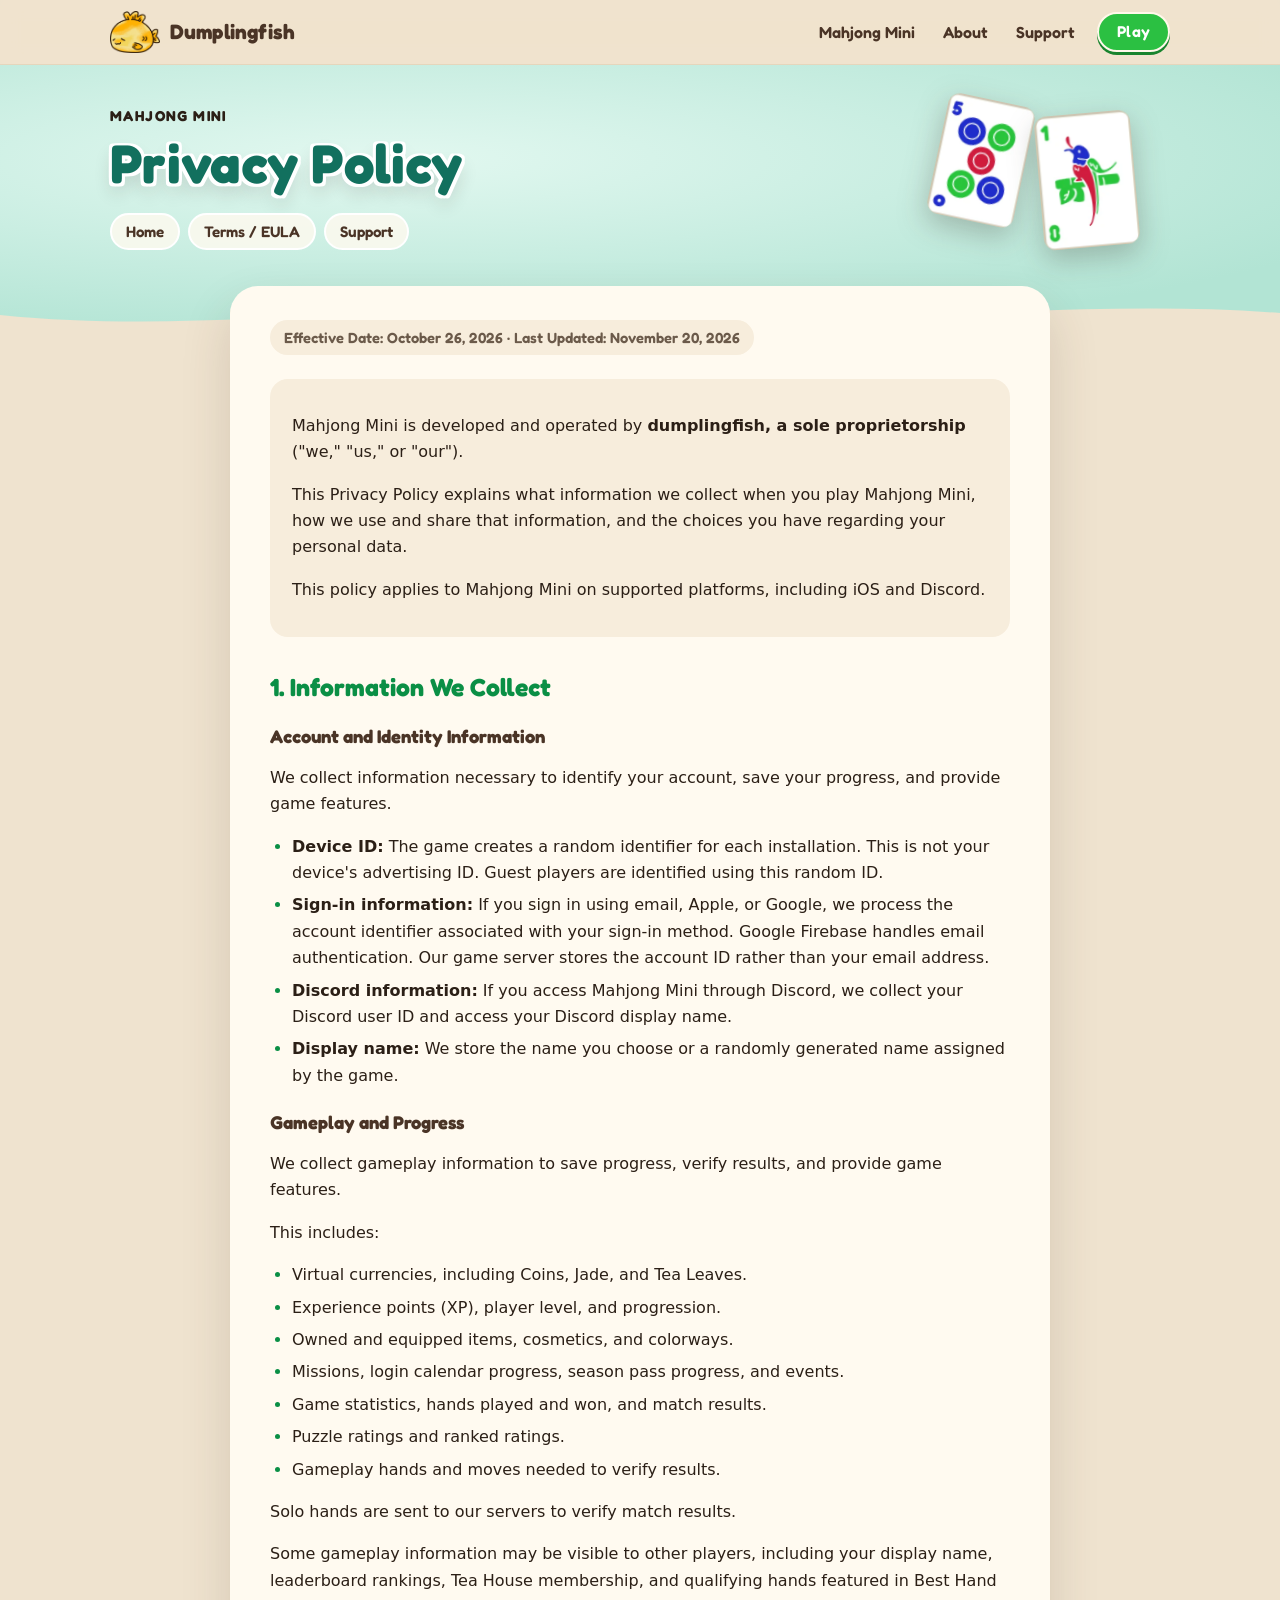
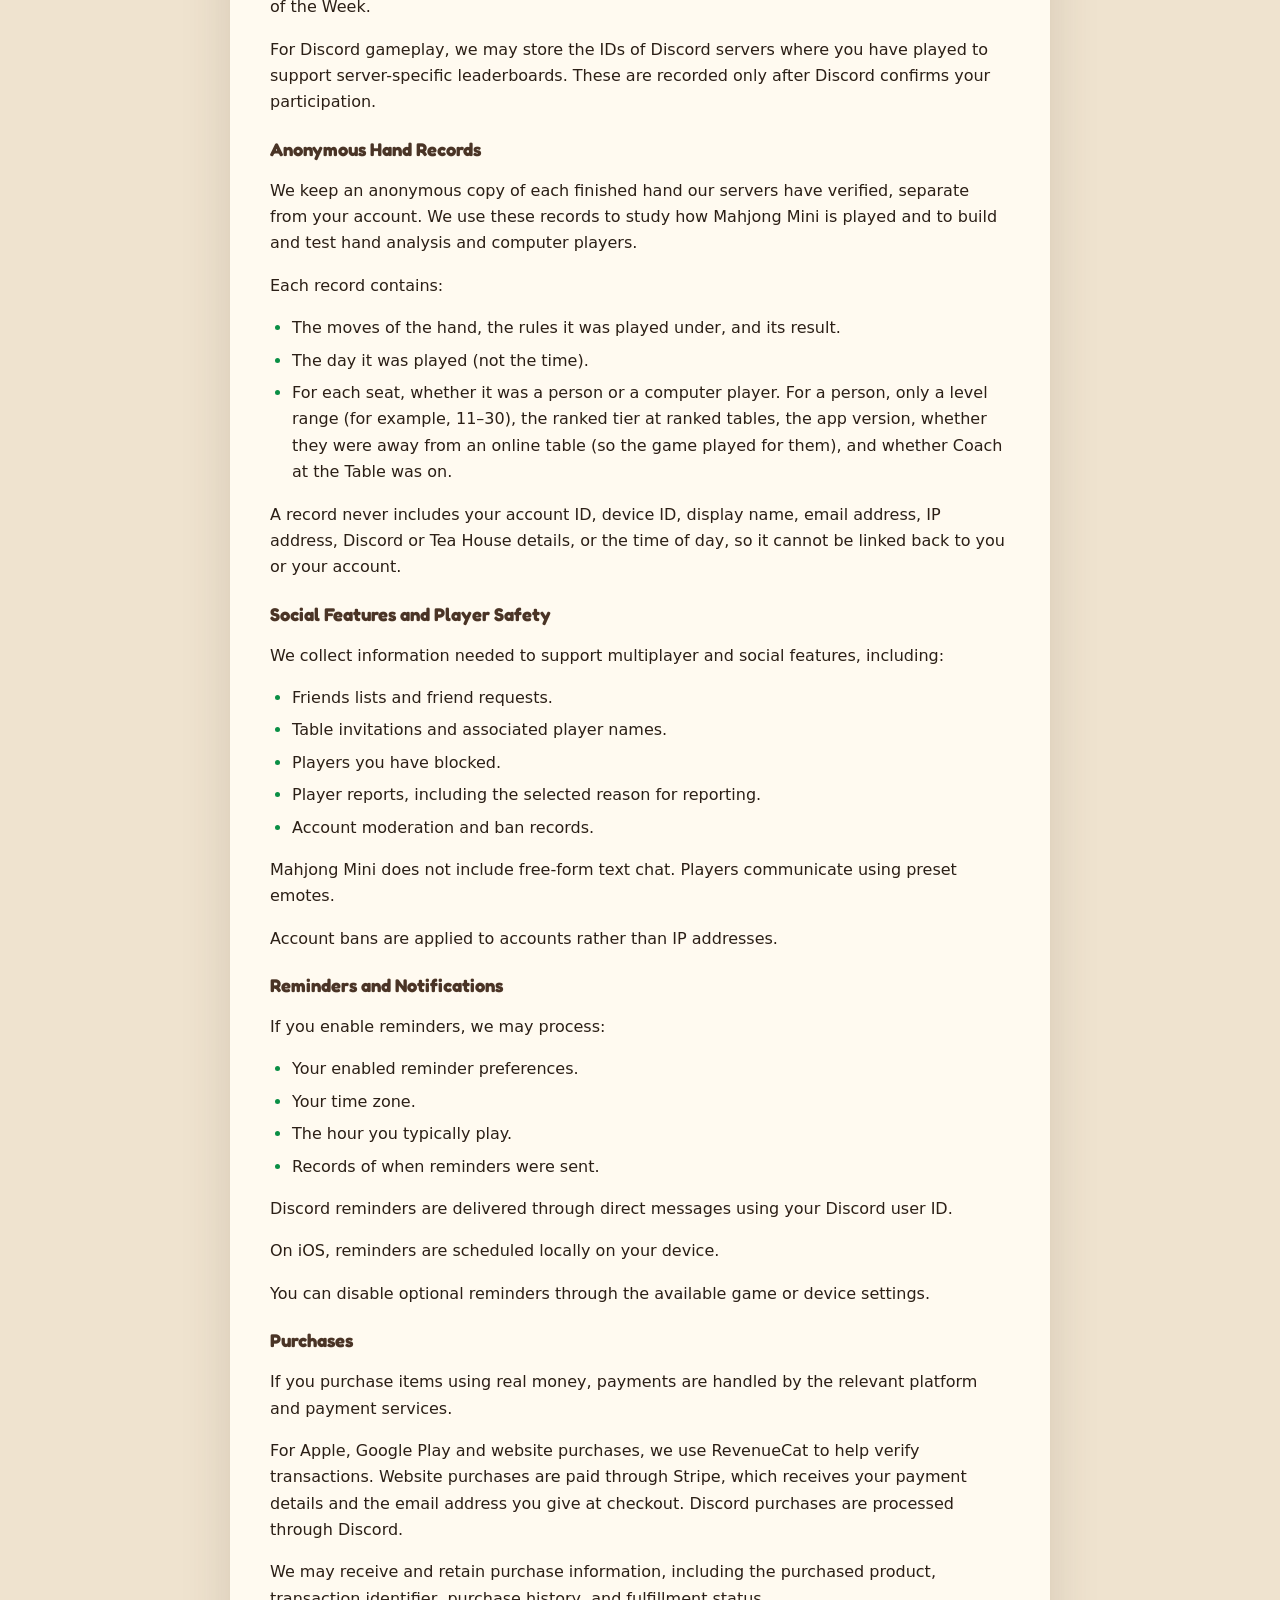
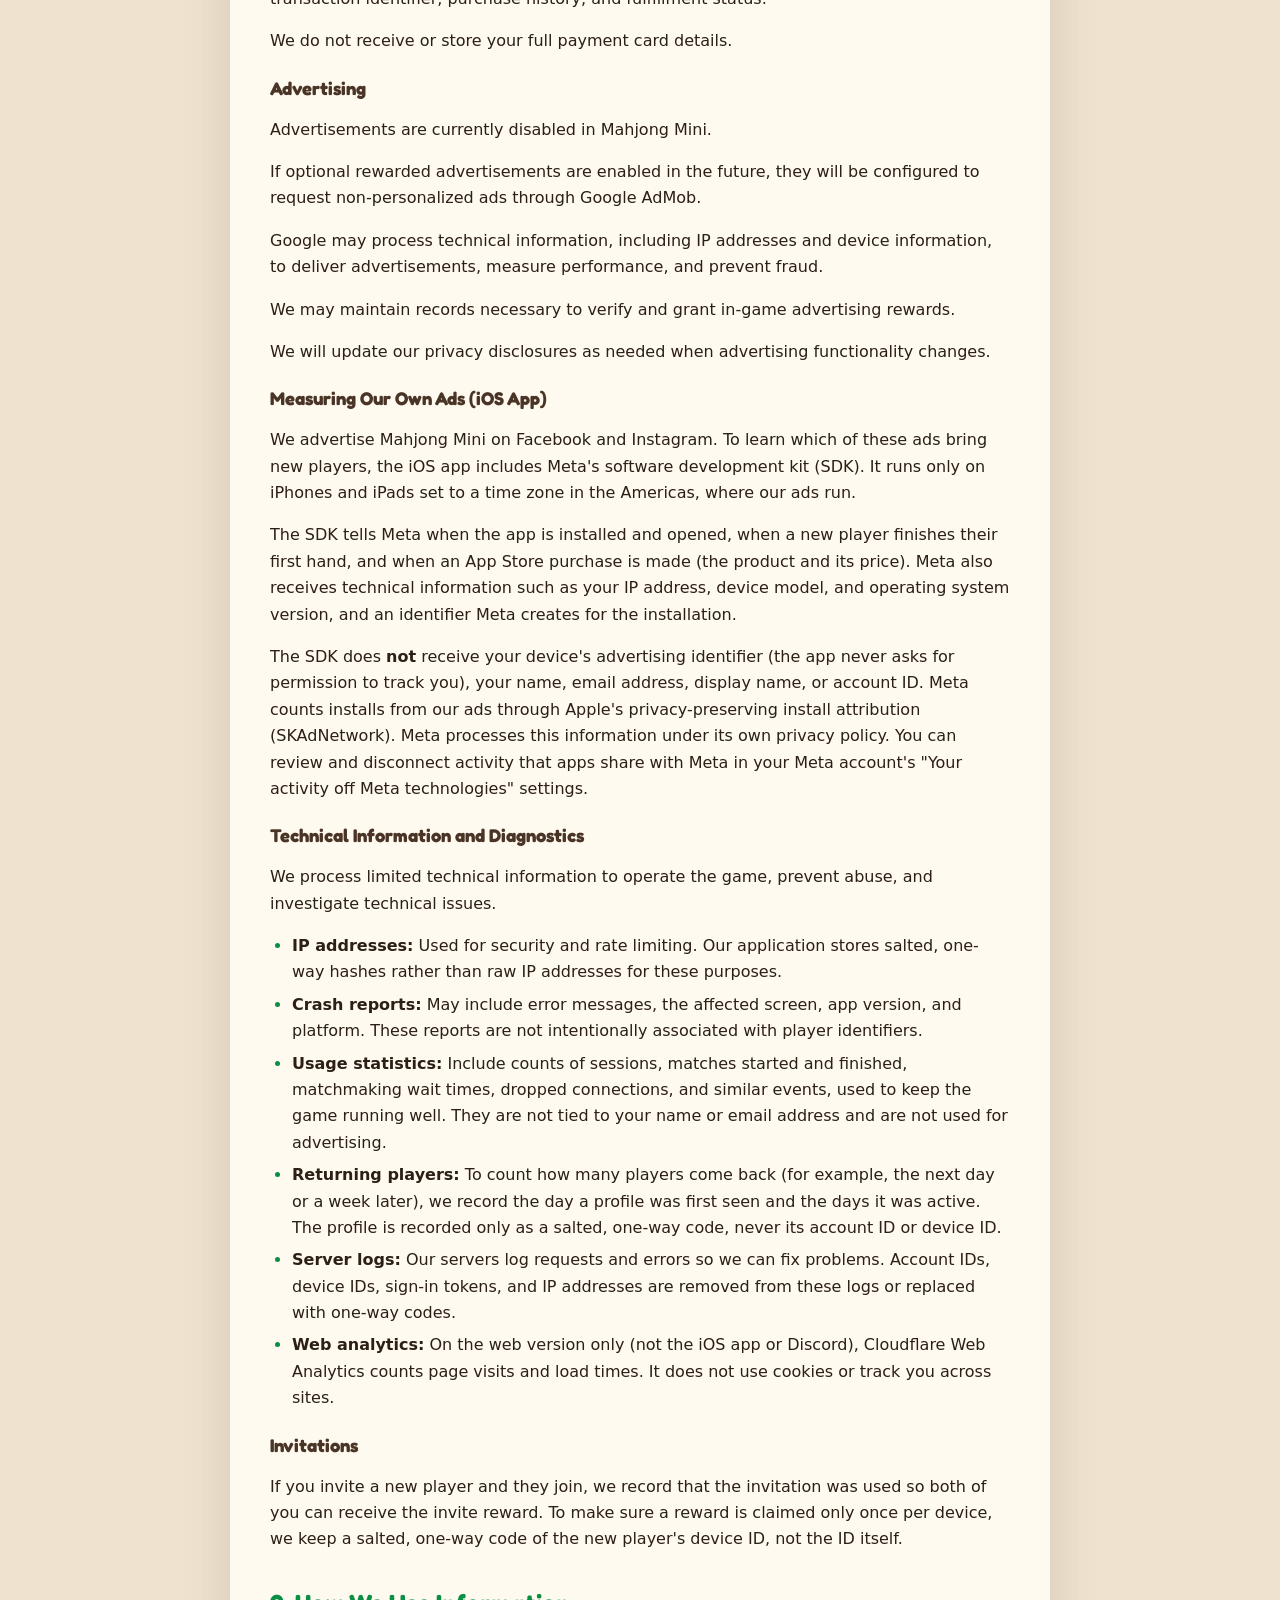
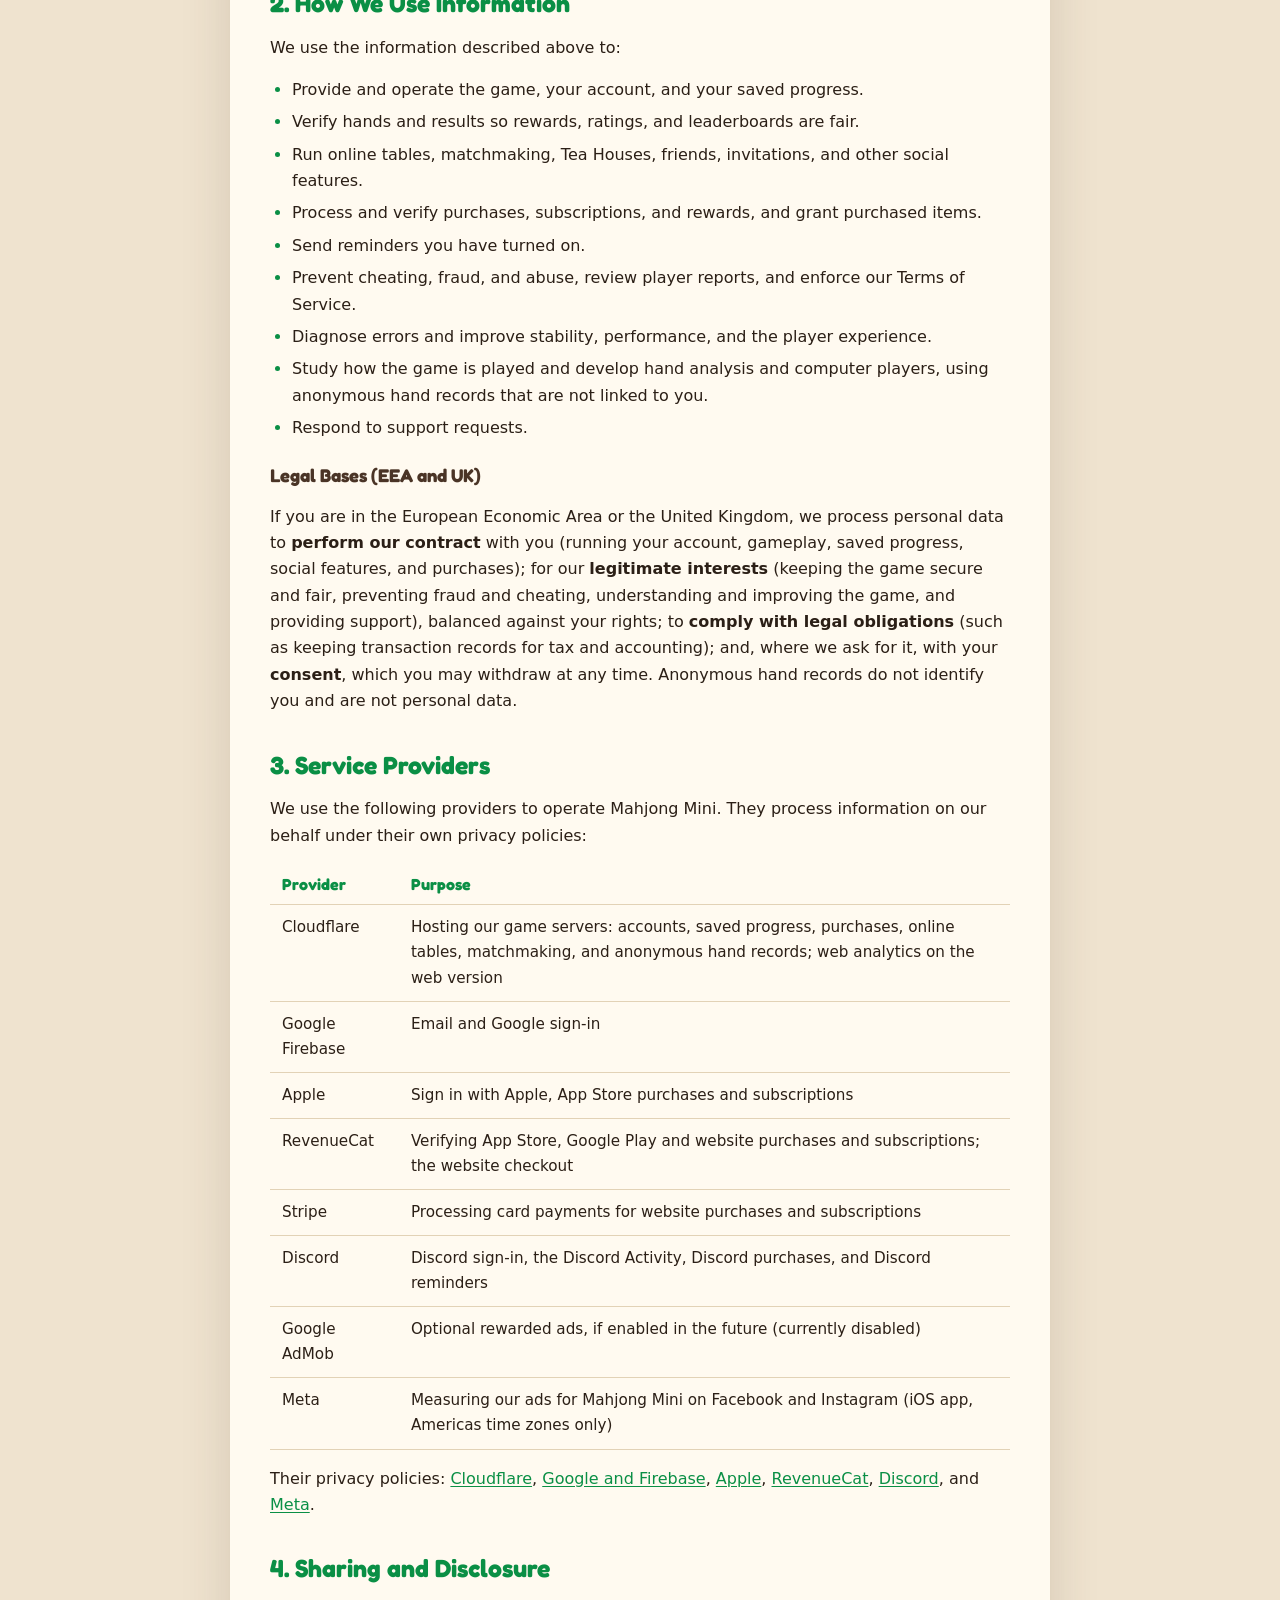
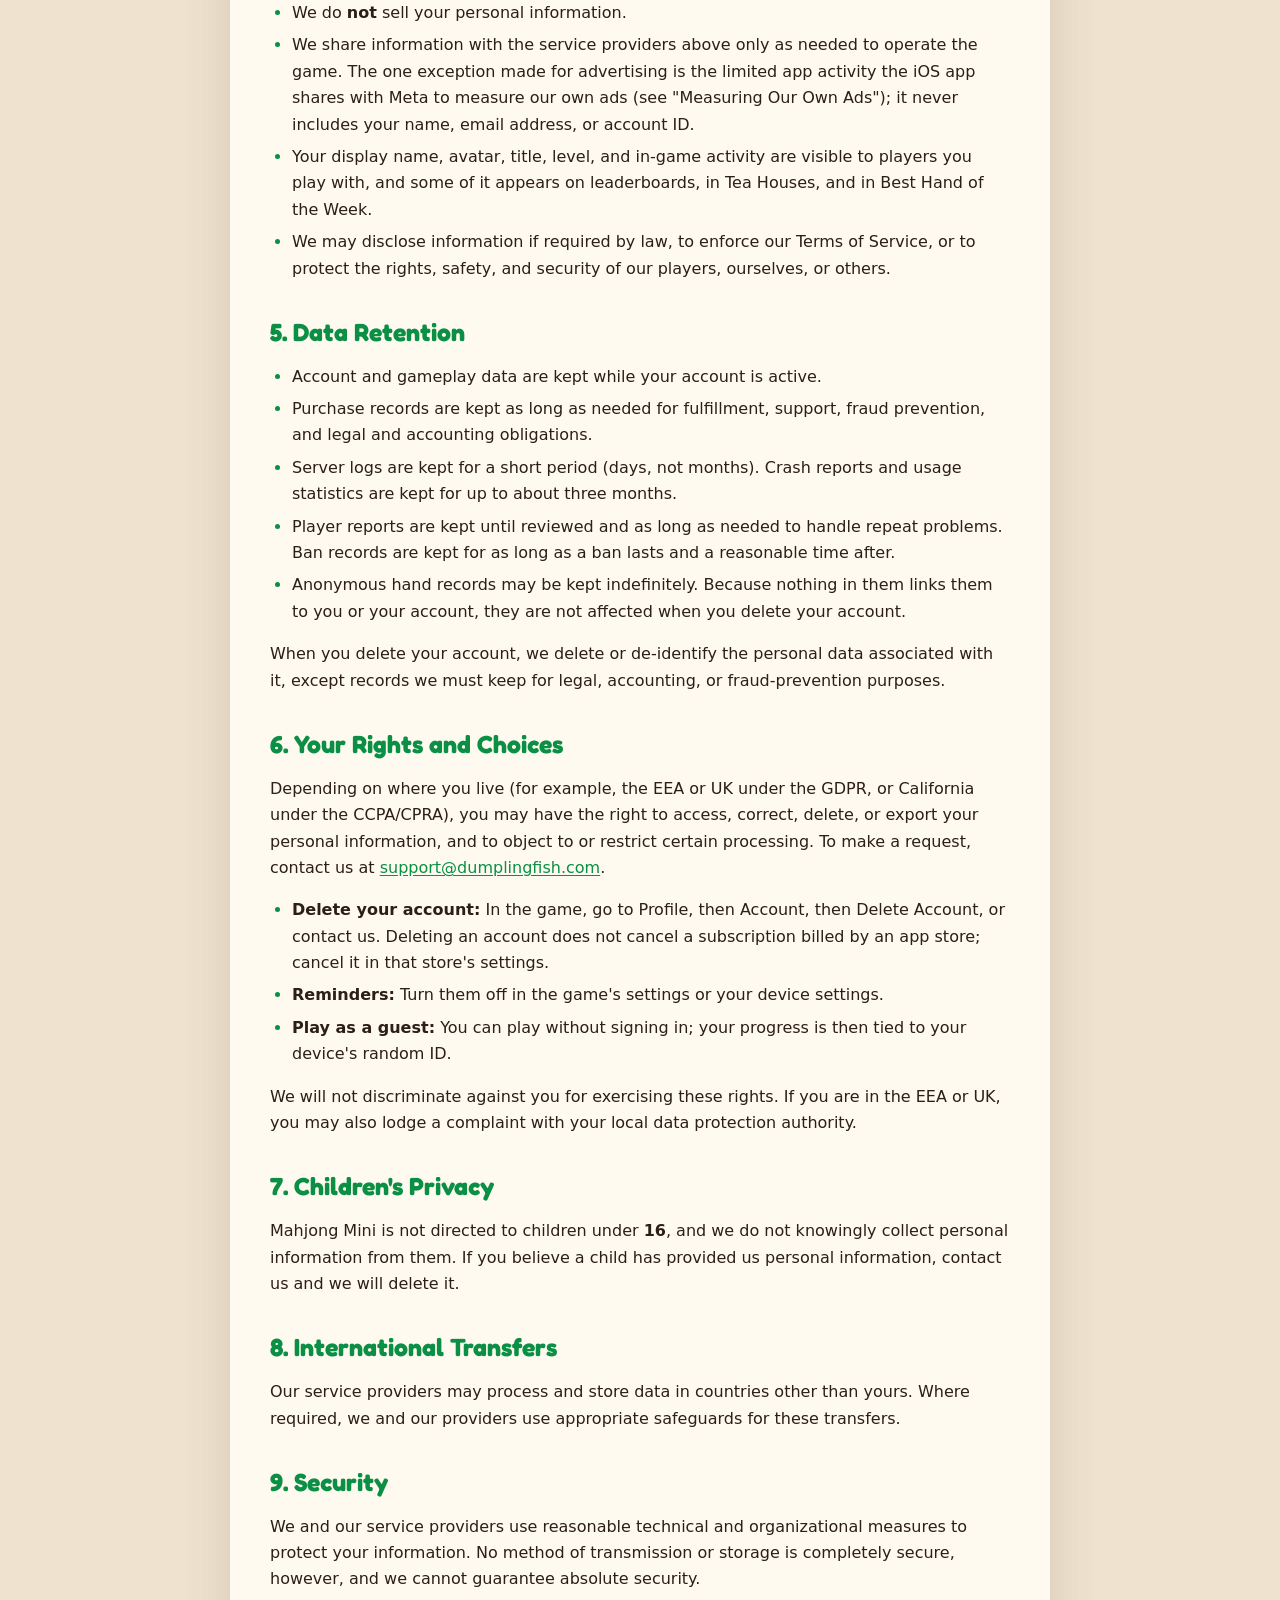
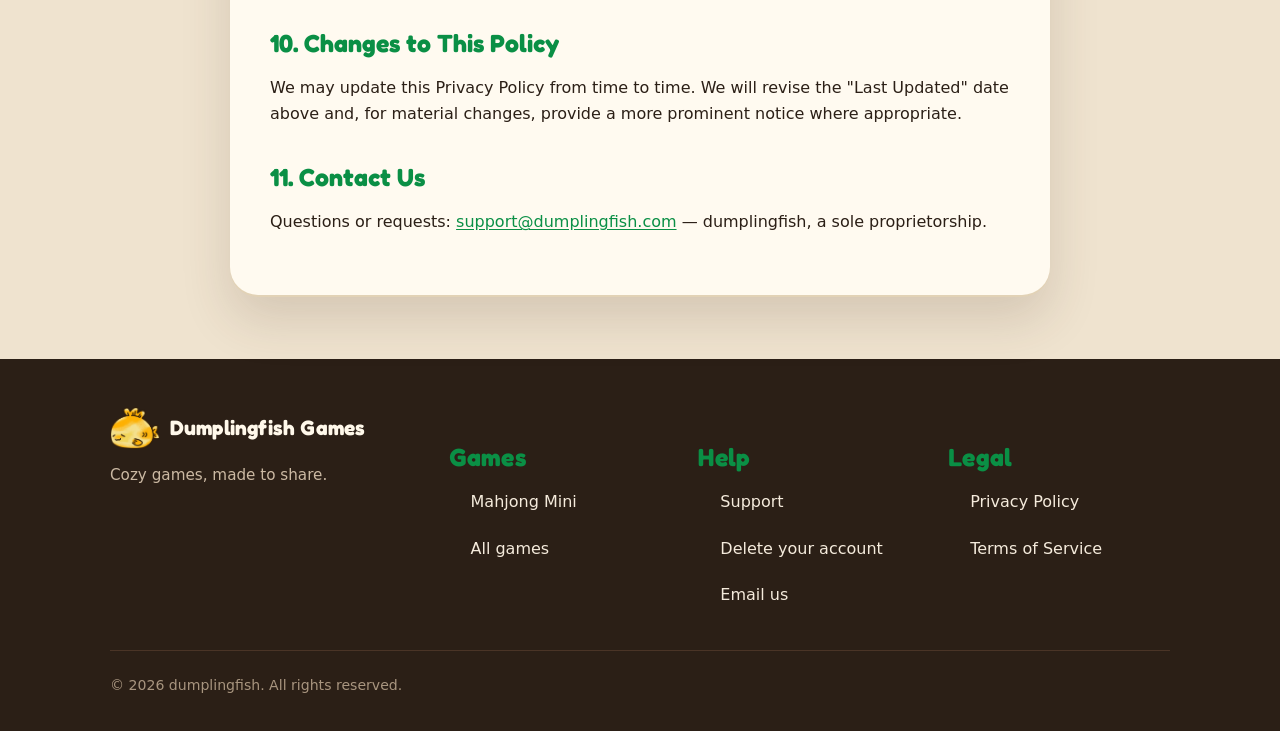
<file: mahjongnook-legal/privacy.html>
<!DOCTYPE html>
<html lang="en">
<head>
  <meta charset="utf-8">
  <title>Moved</title>
  <link rel="canonical" href="https://dumplingfish.github.io/privacy.html">
  <meta http-equiv="refresh" content="0; url=https://dumplingfish.github.io/privacy.html">
</head>
<body>
  <p>This page has moved to <a href="https://dumplingfish.github.io/privacy.html">https://dumplingfish.github.io/privacy.html</a>.</p>
</body>
</html>
</file>
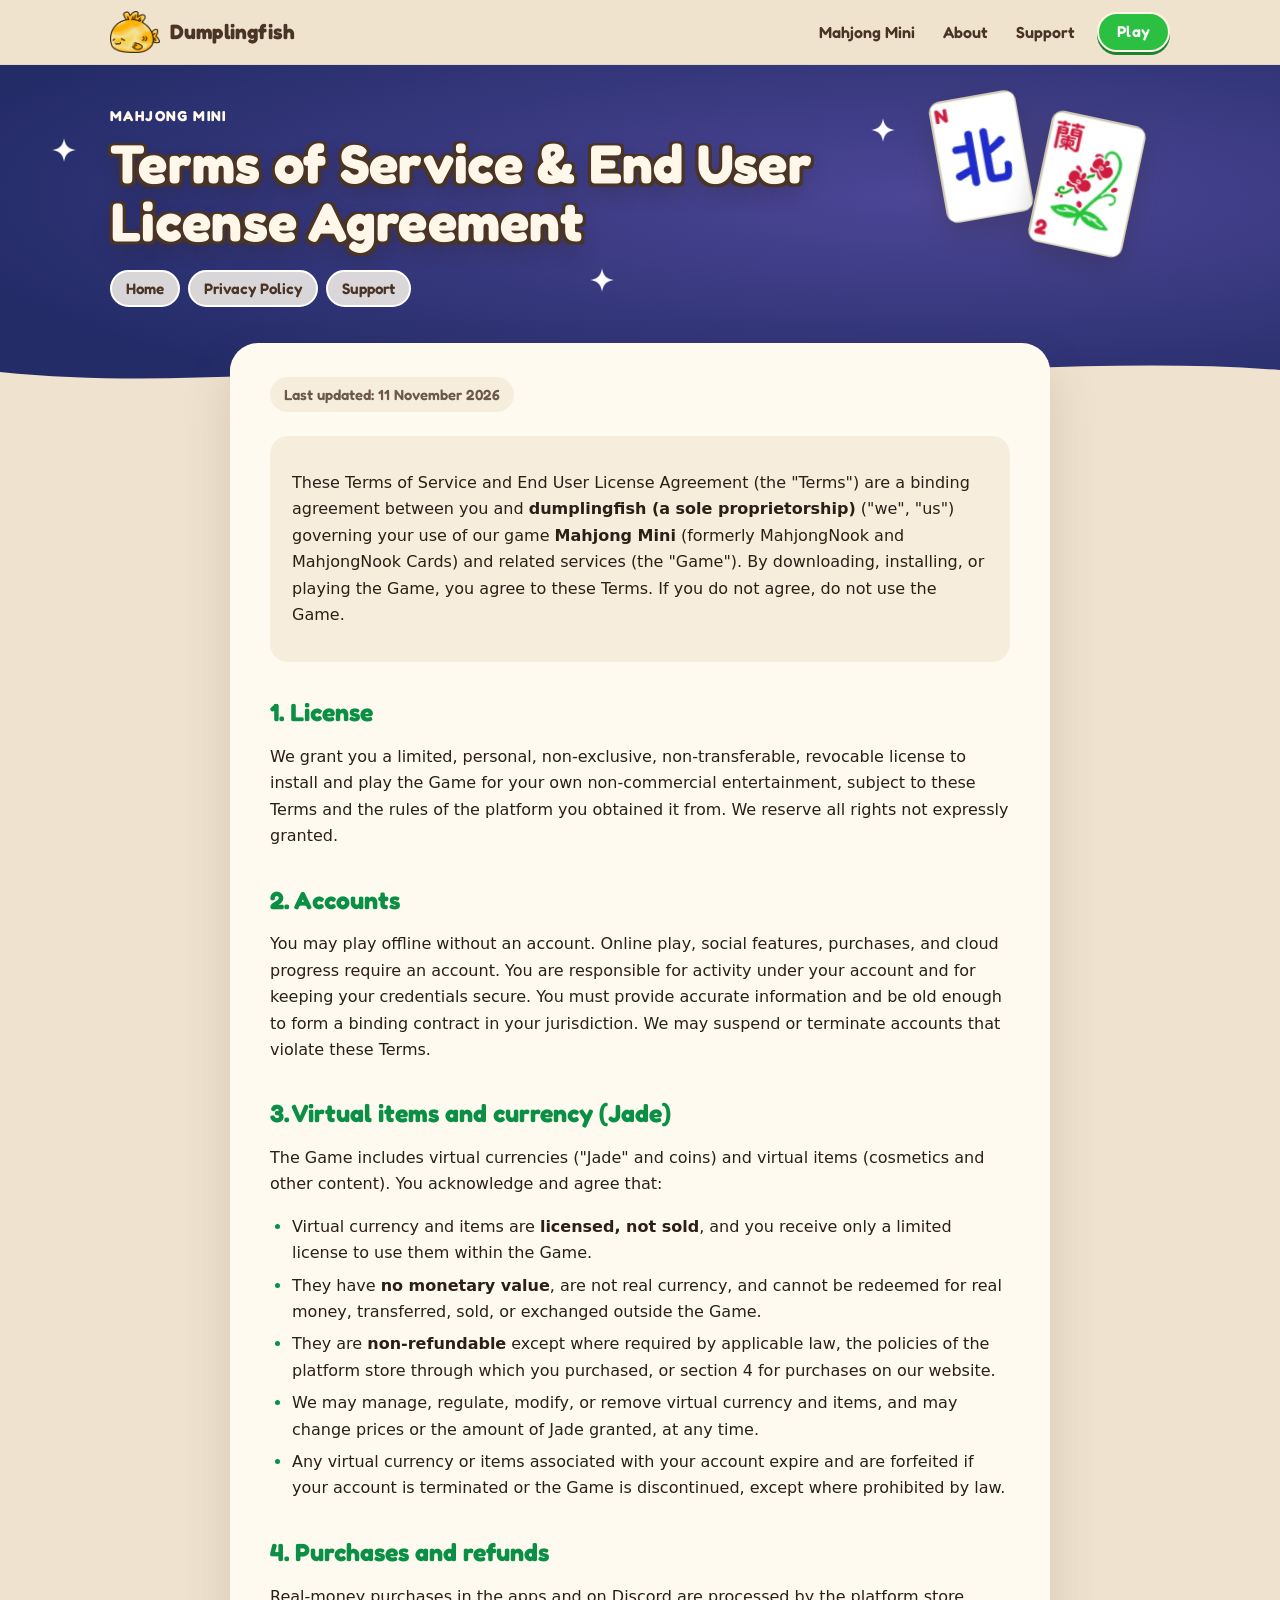
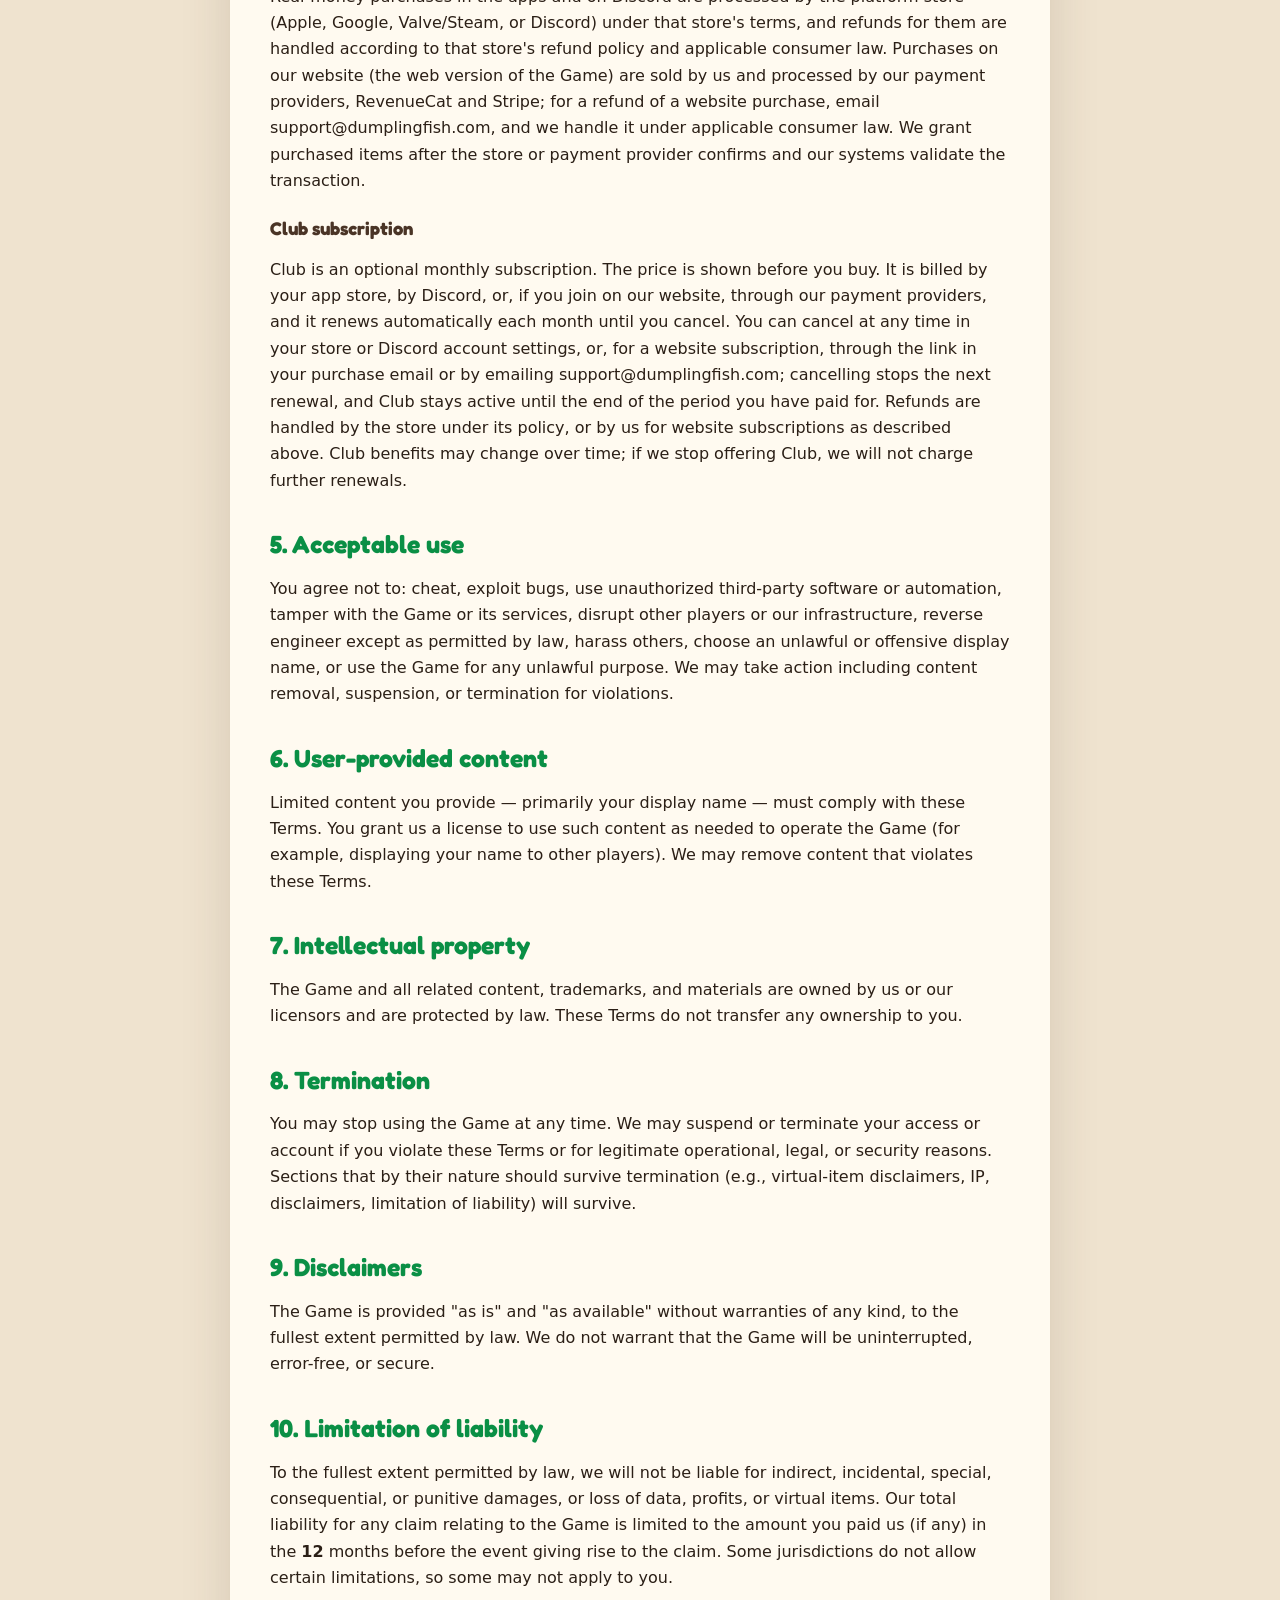
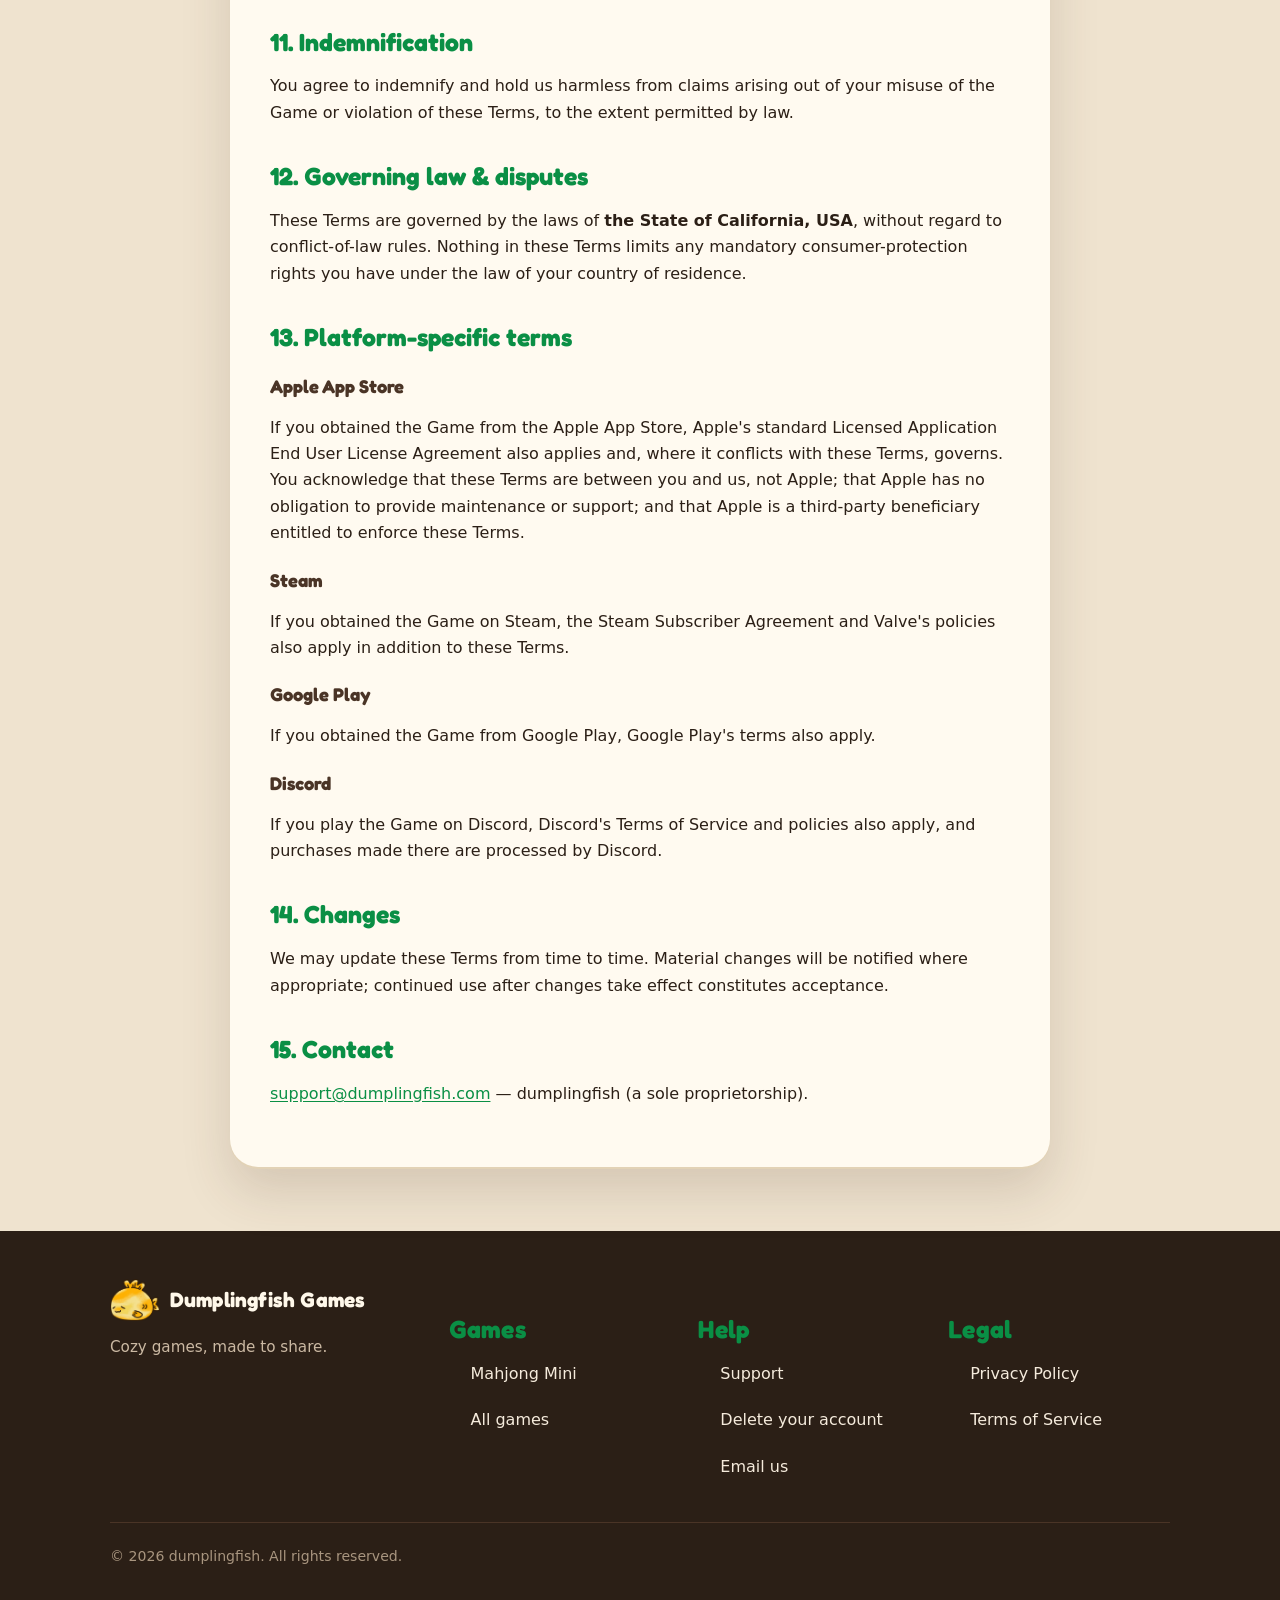
<file: mahjongnook-legal/terms.html>
<!DOCTYPE html>
<html lang="en">
<head>
  <meta charset="utf-8">
  <title>Moved</title>
  <link rel="canonical" href="https://dumplingfish.github.io/terms.html">
  <meta http-equiv="refresh" content="0; url=https://dumplingfish.github.io/terms.html">
</head>
<body>
  <p>This page has moved to <a href="https://dumplingfish.github.io/terms.html">https://dumplingfish.github.io/terms.html</a>.</p>
</body>
</html>
</file>
<file: style.css>
/* Dumplingfish Games: the studio site's look, shared by every page.
   Mahjong Mini's cream table, green felt and brown ink, Fredoka for headings, and the bright
   palettes of its ads (mint, pink, night, sunshine) as section bands. */

@font-face {
  font-family: 'Fredoka';
  font-weight: 700;
  font-display: swap;
  src: url('assets/fonts/Fredoka-Bold.ttf') format('truetype');
}
@font-face {
  font-family: 'Fredoka';
  font-weight: 600;
  font-display: swap;
  src: url('assets/fonts/Fredoka-SemiBold.ttf') format('truetype');
}

:root {
  color-scheme: light;
  /* The table */
  --cream: #efe3cf;
  --paper: #fffaf0;
  --paper-2: #f7eddc;
  --ink: #2b1f16;
  --brown: #4a3426;
  --muted: #6b5a4a;
  --line: #e2d2b6;
  --shadow: rgba(74, 52, 38, .16);
  --lip: #dcc8a6;
  /* Mahjong Mini */
  --green: #0a8f45;
  --green-bright: #2bc042;
  --green-dark: #18842e;
  --red: #d11c3c;
  --navy: #1d3f6e;
  --gold: #ffc828;
  /* The ads' palettes: base, glow and ink */
  --felt: #168c48;   --felt-glow: #3ac470;
  --mint: #b2e4d4;   --mint-glow: #e2f8f0;   --mint-ink: #12705e;
  --pink: #f9c4cd;   --pink-glow: #ffe8ec;   --pink-ink: #b41e3e;
  --night: #242c68;  --night-glow: #4c4696;
  --sun: #ffc832;    --sun-glow: #ffe88c;
  --display: 'Fredoka', ui-rounded, system-ui, sans-serif;
  --body: system-ui, -apple-system, 'Segoe UI', Roboto, Helvetica, Arial, sans-serif;
  --maxw: 1100px;
  --radius: 22px;
  /* Names the support and account pages' own styles use */
  --jade: var(--green);
  --jade-dark: var(--green-dark);
  --rule: var(--line);
  --card: var(--paper);
  --bg: var(--cream);
}

@media (prefers-color-scheme: dark) {
  :root {
    color-scheme: dark;
    --cream: #241a12;
    --paper: #34261b;
    --paper-2: #2c2017;
    --ink: #f5ebdc;
    --brown: #f5ebdc;
    --muted: #cbb9a3;
    --line: #4d3b2c;
    --shadow: rgba(0, 0, 0, .35);
    --lip: #18100a;
    --green: #3fbf74;
    --green-dark: #2a9a58;
  }
}

* { box-sizing: border-box; }
html { -webkit-text-size-adjust: 100%; scroll-behavior: smooth; }
@media (prefers-reduced-motion: reduce) { html { scroll-behavior: auto; } }

body {
  margin: 0;
  background: var(--cream);
  color: var(--ink);
  font: 16px/1.65 var(--body);
  overflow-x: hidden;
}
img { max-width: 100%; height: auto; }
a { color: var(--green); text-underline-offset: 2px; }
a:hover { color: var(--green-dark); }
:focus-visible { outline: 3px solid var(--gold); outline-offset: 3px; border-radius: 6px; }

.wrap { max-width: var(--maxw); margin: 0 auto; padding: 0 20px; }
.skip { position: absolute; left: -999px; top: 8px; z-index: 50; background: var(--paper); padding: 8px 14px; border-radius: 999px; }
.skip:focus { left: 12px; }

/* ---------- Top bar ---------- */
.topbar {
  position: sticky; top: 0; z-index: 20;
  background: color-mix(in srgb, var(--cream) 88%, transparent);
  -webkit-backdrop-filter: saturate(1.4) blur(10px);
  backdrop-filter: saturate(1.4) blur(10px);
  border-bottom: 1px solid color-mix(in srgb, var(--line) 70%, transparent);
}
.topbar .wrap { display: flex; align-items: center; justify-content: space-between; gap: 12px; height: 64px; }
.brand { flex: none; display: inline-flex; align-items: center; gap: 10px; color: var(--brown); text-decoration: none; font: 700 1.3rem/1 var(--display); letter-spacing: .2px; white-space: nowrap; }
.brand:hover { color: var(--brown); }
.brand img { width: auto; height: 42px; transition: transform .25s ease; }
.brand:hover img { transform: rotate(-8deg) scale(1.06); }
.nav { display: flex; align-items: center; gap: 4px; }
.nav a { font: 600 1rem/1 var(--display); color: var(--brown); text-decoration: none; padding: 10px 12px; border-radius: 999px; }
.nav a:hover { background: var(--paper-2); color: var(--brown); }
.nav a.btn { margin-left: 6px; padding: 10px 18px; }
@media (max-width: 640px) {
  .nav .wide { display: none; }
  .brand { font-size: 1.15rem; }
  .brand img { width: auto; height: 36px; }
}
/* Logo, name, Support and Play need about 390px: below that, Support lives in the help band and footer. */
@media (max-width: 389px) { .nav a:not(.btn) { display: none; } }

/* ---------- Buttons ---------- */
.btn {
  display: inline-flex; align-items: center; justify-content: center; gap: 8px;
  font: 700 1.12rem/1 var(--display); letter-spacing: .2px;
  color: #fff; background: var(--green-bright);
  padding: 15px 26px; border-radius: 999px; text-decoration: none;
  border: 3px solid #fff8ea;
  box-shadow: 0 5px 0 var(--green-dark), 0 10px 22px rgba(24, 132, 46, .28);
  transition: transform .1s ease, box-shadow .1s ease, filter .15s ease;
}
.btn:hover { color: #fff; filter: brightness(1.05); transform: translateY(-1px); }
.btn:active { transform: translateY(3px); box-shadow: 0 2px 0 var(--green-dark), 0 4px 10px rgba(24, 132, 46, .25); }
.nav a.btn { font-size: .98rem; border-width: 2px; box-shadow: 0 3px 0 var(--green-dark); color: #fff; }
.nav a.btn:hover { background: var(--green-bright); color: #fff; }
.btn.ghost { background: rgba(255, 248, 234, .14); color: #fff8ea; border-color: rgba(255, 248, 234, .7); box-shadow: none; }
.btn.ghost:hover { background: rgba(255, 248, 234, .24); }
.btn.navy { background: var(--navy); box-shadow: 0 5px 0 #122a4b, 0 10px 22px rgba(29, 63, 110, .25); }
.btn.gold { background: var(--gold); color: #4a3426; box-shadow: 0 5px 0 #d99a12, 0 10px 22px rgba(217, 154, 18, .25); }
.btn.gold:hover { color: #4a3426; }
.btn.discord { background: #5865f2; box-shadow: 0 5px 0 #3b44b5, 0 10px 22px rgba(88, 101, 242, .25); }
.btn .glyph { width: 22px; height: 22px; flex: none; }

/* ---------- Bands (the ads' glowing backgrounds) ---------- */
.band { position: relative; overflow: hidden; isolation: isolate; }
.band.felt  { background: radial-gradient(120% 90% at 30% 35%, var(--felt-glow), var(--felt) 70%); color: #fff8ea; }
.band.mint  { background: radial-gradient(120% 100% at 30% 35%, var(--mint-glow), var(--mint) 70%); color: #2b1f16; }
.band.pink  { background: radial-gradient(120% 100% at 50% 55%, var(--pink-glow), var(--pink) 70%); color: #2b1f16; }
.band.night { background: radial-gradient(110% 100% at 72% 40%, var(--night-glow), var(--night) 72%); color: #fff8ea; }
.band.sun   { background: radial-gradient(120% 100% at 50% 55%, var(--sun-glow), var(--sun) 70%); color: #2b1f16; }

/* Outlined headlines, lettered the way the ads letter them */
.shout { font-family: var(--display); font-weight: 700; line-height: 1.05; letter-spacing: .3px; }
.shout.cream {
  color: #fff8ea;
  text-shadow: 0 3px 0 #4a3426, 0 -2px 0 #4a3426, 3px 0 0 #4a3426, -3px 0 0 #4a3426, 3px 3px 0 #4a3426, -3px 3px 0 #4a3426, 3px -2px 0 #4a3426, -3px -2px 0 #4a3426, 0 10px 20px rgba(43, 31, 22, .28);
}
.shout.cream .hi { color: var(--gold); }
.shout.on-white {
  text-shadow: 0 3px 0 #fff, 0 -2px 0 #fff, 3px 0 0 #fff, -3px 0 0 #fff, 3px 3px 0 #fff, -3px 3px 0 #fff, 3px -2px 0 #fff, -3px -2px 0 #fff, 0 10px 18px rgba(43, 31, 22, .16);
}
.mint .shout.on-white { color: var(--mint-ink); }
.pink .shout.on-white { color: var(--pink-ink); }
.sun .shout.cream .hi { color: var(--pink-ink); }

/* Floating art */
.float { position: absolute; pointer-events: none; user-select: none; filter: drop-shadow(0 10px 14px rgba(43, 31, 22, .25)); }
.tileart { width: 92px; border-radius: 12px; }
.bob { animation: bob 6s ease-in-out infinite; transform: rotate(var(--r, 0deg)); }
.bob.slow { animation-duration: 8s; }
.bob.late { animation-delay: -3s; }
.twinkle { position: absolute; width: 26px; pointer-events: none; animation: twinkle 2.8s ease-in-out infinite; }
.twinkle.late { animation-delay: -1.4s; }
.twinkle.later { animation-delay: -2.1s; }
@keyframes bob {
  0%, 100% { transform: translateY(0) rotate(var(--r, 0deg)); }
  50% { transform: translateY(-12px) rotate(calc(var(--r, 0deg) + 3deg)); }
}
@keyframes twinkle {
  0%, 100% { opacity: .3; transform: scale(.7) rotate(0deg); }
  50% { opacity: 1; transform: scale(1.1) rotate(20deg); }
}
@media (prefers-reduced-motion: reduce) {
  .bob, .twinkle, .swim { animation: none !important; }
}

/* Wavy edges between bands: each wave is painted in the neighbouring section's colour */
.band > .wrap { position: relative; z-index: 1; }
.wave { position: absolute; left: 0; width: 100%; height: 40px; z-index: 0; pointer-events: none; }
.wave.top { top: -1px; }
.wave.bottom { bottom: -1px; }
.wave .cream { fill: var(--cream); }
.wave .mint { fill: var(--mint); }
.wave .night { fill: var(--night); }
.wave .sun { fill: var(--sun); }
.wave .ink { fill: #2b1f16; }

/* Kickers on the bands */
.band .kicker { color: #2b1f16; }
.mint .kicker { color: var(--mint-ink); }
.pink .kicker { color: var(--pink-ink); }
.sun .kicker { color: var(--pink-ink); }
.night .kicker, .felt .kicker { color: #ffd54a; }

/* ---------- Section heads ---------- */
.section { padding: 80px 0; }
.kicker { font: 700 .9rem/1 var(--display); letter-spacing: 1.4px; text-transform: uppercase; color: var(--red); margin: 0 0 12px; }
@media (prefers-color-scheme: dark) { .kicker { color: #ff8197; } }

/* Shared pieces: button rows, phones showing the game, round avatars */
.actions { display: flex; flex-wrap: wrap; gap: 14px; align-items: center; }
.phone {
  position: relative; z-index: 1; width: 236px; aspect-ratio: 440 / 956; border-radius: 34px;
  background: #241a12; padding: 9px; rotate: var(--r, 3deg);
  box-shadow: 0 26px 50px rgba(30, 20, 12, .35), inset 0 0 0 2px #4a3426;
}
.phone img { display: block; width: 100%; height: 100%; object-fit: cover; object-position: top; border-radius: 26px; background: #efe3cf; }
.avatar { width: 92px; height: 92px; border-radius: 50%; border: 5px solid #ffd54a; box-shadow: 0 10px 18px rgba(20, 16, 50, .35); }

/* ---------- Home: the studio, with the way to play up front ---------- */
.sr-only { position: absolute; width: 1px; height: 1px; overflow: hidden; clip-path: inset(50%); white-space: nowrap; }
.btn .icon { width: 20px; height: 20px; object-fit: contain; }
.btn.big { font-size: 1.45rem; padding: 18px 36px 18px 30px; border-width: 4px; gap: 12px; }
.btn.big .icon { width: 26px; height: 26px; }
.nav a.btn .icon { width: 15px; height: 15px; }

.studio-hero .wrap { display: grid; grid-template-columns: 1.1fr .9fr; align-items: center; gap: 24px; min-height: 540px; padding-top: 44px; padding-bottom: 72px; }
.studio-hero h1 { margin: 0 0 12px; font-size: clamp(2.6rem, 7.4vw, 5.6rem); }
.motto { margin: 0 0 16px; font: 700 clamp(1.45rem, 3vw, 2.1rem)/1.2 var(--display); color: var(--gold); text-shadow: 0 3px 0 rgba(43, 31, 22, .35); }
.studio-hero .lead { margin: 0 0 28px; max-width: 31em; font: 600 1.15rem/1.55 var(--display); color: #e6f7ec; }

/* The way to play: a big button and the address it goes to, together in one cream-rimmed tray */
.playroute {
  display: inline-flex; flex-wrap: wrap; align-items: center; gap: 14px 18px; padding: 14px 22px 14px 14px;
  border-radius: 999px; background: rgba(10, 60, 30, .28); border: 3px solid rgba(255, 248, 234, .4);
}
.route { display: inline-flex; align-items: center; gap: 10px; color: #fff8ea; text-decoration: none; font: 700 1.2rem/1.2 var(--display); }
.route small { display: block; font: 600 .82rem/1.2 var(--display); color: #bfe9cf; letter-spacing: .4px; }
.route:hover { color: #fff; text-decoration: underline; text-underline-offset: 4px; }
/* Where else the game is: the app and the Discord Activity, as small pills under the tray */
.also { display: flex; flex-wrap: wrap; align-items: center; gap: 10px 12px; margin: 18px 0 0; font: 600 .95rem/1.2 var(--display); color: #bfe9cf; }
.also .pill { display: inline-flex; align-items: center; gap: 8px; padding: 8px 16px 8px 12px; border-radius: 999px; background: rgba(255, 248, 234, .14); border: 2px solid rgba(255, 248, 234, .55); color: #fff8ea; text-decoration: none; font: 700 1rem/1 var(--display); }
.also .pill:hover { background: rgba(255, 248, 234, .26); color: #fff; }
.also .glyph { width: 20px; height: 20px; flex: none; }

.studio-art { position: relative; height: 470px; }
.studio-art .halo { position: absolute; left: 50%; top: 50%; width: 440px; height: 440px; translate: -50% -50%; border-radius: 50%; background: radial-gradient(circle, rgba(255, 236, 160, .5), rgba(255, 236, 160, 0) 68%); }
.studio-art .mark-big { position: absolute; left: 50%; top: 50%; width: min(330px, 76%); translate: -50% -50%; filter: drop-shadow(0 18px 22px rgba(10, 60, 30, .35)); }
.studio-art .avatar { width: 84px; height: 84px; }
.studio-art .bubble { width: 38px; }
@media (max-width: 860px) {
  .studio-hero .wrap { grid-template-columns: 1fr; gap: 0; min-height: 0; padding-top: 12px; padding-bottom: 54px; text-align: center; }
  .studio-hero .lead { margin-left: auto; margin-right: auto; }
  .studio-art { height: 270px; order: -1; }
  .studio-art .halo { width: 300px; height: 300px; }
  .studio-art .mark-big { width: 200px; }
  .studio-art .avatar { width: 58px; height: 58px; border-width: 4px; }
  .studio-art .tileart { width: 52px; }
  .playroute { flex-direction: column; border-radius: 30px; padding: 18px 22px; }
  .also { justify-content: center; }
}

/* ---------- Home: shelves ---------- */
.shelf { padding: 64px 0 34px; }
.shelf + .shelf { padding-top: 34px; }
.shelf-head { display: flex; align-items: center; justify-content: space-between; flex-wrap: wrap; gap: 12px 20px; margin-bottom: 24px; }
.shelf-head h2 { margin: 0; font: 700 clamp(1.8rem, 4vw, 2.5rem)/1.15 var(--display); color: var(--brown); }
.shelf-head .more { font: 700 1.02rem/1.3 var(--display); color: var(--green); text-decoration: none; }
.shelf-head .more:hover { text-decoration: underline; }

/* The game panel: the game's own cream panel with a solid lip, its art on felt beside it */
.game-tile {
  display: grid; grid-template-columns: 46% 1fr; overflow: hidden;
  background: var(--paper); border-radius: 28px;
  box-shadow: 0 7px 0 var(--lip), 0 20px 34px var(--shadow);
}
.cover {
  position: relative; display: grid; place-items: center; min-height: 360px; overflow: hidden; isolation: isolate;
  text-decoration: none; background: radial-gradient(120% 100% at 40% 35%, var(--felt-glow), var(--felt) 72%);
}
.cover .app-icon { position: relative; z-index: 2; width: min(46%, 220px); border-radius: 24%; rotate: -5deg; box-shadow: 0 8px 0 rgba(0, 0, 0, .2), 0 18px 28px rgba(0, 0, 0, .25); transition: rotate .2s ease, scale .2s ease; }
.cover:hover .app-icon, .cover:focus-visible .app-icon { rotate: 0deg; scale: 1.05; }
.cover .tileart { width: 15%; border-radius: 8px; }
.cover .twinkle { width: 20px; }
.tile-body { display: flex; flex-direction: column; justify-content: center; gap: 12px; padding: 32px 38px; }
.tile-body h3 { margin: 0; line-height: 0; }
.tile-body h3 img { width: min(300px, 100%); filter: drop-shadow(0 4px 6px rgba(74, 52, 38, .18)); }
.tagline { margin: 0; font: 600 1.15rem/1.35 var(--display); color: var(--red); }
.blurb { margin: 0; font: 600 1.05rem/1.55 var(--display); color: var(--muted); }
.tags { list-style: none; margin: 0; padding: 0; display: flex; flex-wrap: wrap; gap: 6px; }
.tags li { font: 600 .86rem/1.2 var(--display); color: var(--muted); background: var(--paper-2); padding: 6px 10px; border-radius: 10px; }
.tile-foot { margin-top: 8px; display: flex; flex-wrap: wrap; align-items: center; gap: 14px 22px; }
.where { margin: 0; font: 600 .92rem/1.4 var(--display); color: var(--muted); }
@media (prefers-color-scheme: dark) { .tagline { color: #ff8197; } }
@media (max-width: 760px) {
  .game-tile { grid-template-columns: 1fr; }
  .cover { min-height: 0; aspect-ratio: 4 / 3; }
  .tile-body { padding: 24px 22px 26px; }
}

/* Inside Mahjong Mini: the ads as a gallery. Never name these "ad": ad blockers hide .ad-grid and the like. */
.showcase-grid { display: grid; grid-template-columns: 1fr 1fr; gap: 24px; }
.showcase {
  display: grid; grid-template-columns: 1fr 180px; align-items: center; gap: 18px;
  min-height: 440px; padding: 30px 30px; border-radius: 28px;
  box-shadow: 0 7px 0 rgba(43, 31, 22, .14), 0 20px 34px var(--shadow);
}
.showcase .kicker { margin-bottom: 10px; }
.showcase h3 { margin: 0 0 14px; font-size: clamp(1.6rem, 2.5vw, 2.2rem); }
.showcase p { margin: 0; font: 600 1.06rem/1.45 var(--display); }
.showcase .phone { justify-self: center; width: 180px; }
.showcase .float { z-index: 2; }
.showcase .avatar { width: 74px; height: 74px; border-width: 4px; }
.showcase .tileart { width: 62px; }
@media (max-width: 1000px) { .showcase { grid-template-columns: 1fr 150px; padding: 26px 22px; } .showcase .phone { width: 150px; } }
@media (max-width: 760px) { .showcase-grid { grid-template-columns: 1fr; } }
@media (max-width: 480px) {
  .showcase { grid-template-columns: 1fr; text-align: center; gap: 22px; min-height: 0; }
  .showcase .phone { width: 170px; }
}

/* About the studio */
.about { padding: 34px 0 76px; }
.about-card {
  display: grid; grid-template-columns: auto 1fr; align-items: center; gap: 28px;
  padding: 28px 34px; background: var(--paper); border-radius: 28px;
  box-shadow: 0 7px 0 var(--lip), 0 20px 34px var(--shadow);
}
.about-card .mark { width: 156px; height: auto; }
.about-card h2 { margin: 0 0 8px; font: 700 1.9rem/1.15 var(--display); color: var(--brown); }
.about-card p { margin: 0; font: 600 1.08rem/1.55 var(--display); color: var(--muted); }
@media (max-width: 640px) { .about-card { grid-template-columns: 1fr; justify-items: center; text-align: center; padding: 24px 22px; } .about-card .mark { width: 124px; height: auto; } }

/* The team: the three of us as dumplingfish, each on an ad palette */
.team-head { scroll-margin-top: 84px; margin: 52px 0 22px; text-align: center; font: 700 clamp(1.8rem, 4vw, 2.5rem)/1.15 var(--display); color: var(--brown); }
.team { list-style: none; margin: 0; padding: 0; display: grid; grid-template-columns: repeat(3, 1fr); gap: 24px; }
.member {
  display: flex; flex-direction: column; align-items: center; text-align: center;
  padding: 26px 22px 30px; border-radius: 28px;
  box-shadow: 0 7px 0 rgba(43, 31, 22, .14), 0 20px 34px var(--shadow);
  transition: transform .25s ease;
}
.member:hover { transform: translateY(-6px) rotate(var(--tilt, -2deg)); }
.member .pic { position: relative; z-index: 1; width: min(230px, 88%); margin-bottom: 8px; }
.member:hover .pic { animation: wiggle .7s ease-in-out; }
.member .portrait { display: block; width: 100%; height: auto; aspect-ratio: 979 / 764; object-fit: contain; filter: drop-shadow(0 12px 14px rgba(43, 31, 22, .28)); }
.member h4 { margin: 0 0 14px; font-size: clamp(2.1rem, 3.4vw, 2.6rem); }
.member .tag {
  display: inline-flex; align-items: baseline; gap: 7px; margin: 0; padding: 8px 16px 9px;
  background: #fffaf0; color: #2b1f16; border: 3px solid #4a3426; border-radius: 14px;
  box-shadow: 0 4px 0 rgba(43, 31, 22, .2); rotate: -2deg;
  font: 600 .92rem/1.1 var(--display);
}
.member .tag strong { font: 700 1.4rem/1.1 var(--display); color: #4a3426; }
.member .role { margin: 14px 0 8px; font: 700 1.05rem/1.3 var(--display); letter-spacing: .3px; }
.member .quip { margin: 0; max-width: 19em; font: 600 1rem/1.5 var(--display); }
.member.night .role { color: #ffd54a; }
.member.mint .role { color: var(--mint-ink); }
.member.pink .role { color: var(--pink-ink); }
.member .float { z-index: 0; }
@keyframes wiggle {
  0%, 100% { rotate: 0deg; }
  20% { rotate: -7deg; }
  40% { rotate: 6deg; }
  60% { rotate: -4deg; }
  80% { rotate: 2deg; }
}
@media (prefers-reduced-motion: reduce) {
  .member { transition: none; }
  .member:hover { transform: none; }
  .member:hover .pic { animation: none; }
}
@media (max-width: 920px) { .team { grid-template-columns: 1fr; max-width: 440px; margin: 0 auto; } }

/* ---------- Home: help ---------- */
.help .wrap { padding-top: 66px; padding-bottom: 80px; }
.help h2 { margin: 0 0 8px; text-align: center; font-size: clamp(2.1rem, 5vw, 3.2rem); }
.help .sub-head { margin: 0 auto 28px; text-align: center; font: 600 1.1rem/1.45 var(--display); max-width: 32em; }
.help-grid { display: grid; grid-template-columns: repeat(3, 1fr); gap: 18px; }
.help-card {
  display: flex; align-items: center; gap: 16px; padding: 18px 20px;
  background: #fff8ea; color: #2b1f16; text-decoration: none; border-radius: 22px;
  box-shadow: 0 6px 0 #e3a3b0, 0 14px 24px rgba(180, 30, 62, .15);
  transition: transform .12s ease;
}
.help-card:hover { transform: translateY(-3px); color: #2b1f16; }
.help-card .sticker { flex: none; width: 54px; height: 54px; object-fit: contain; filter: drop-shadow(0 3px 3px rgba(74, 52, 38, .18)); }
.help-card .sticker.face { border-radius: 50%; }
.help-card strong { display: block; font: 700 1.2rem/1.2 var(--display); }
.help-card .sub { display: block; margin-top: 2px; font: 600 .92rem/1.35 var(--display); color: #6b5a4a; overflow-wrap: anywhere; }
@media (max-width: 860px) { .help-grid { grid-template-columns: 1fr; max-width: 480px; margin: 0 auto; } }

/* ---------- Footer ---------- */
.site-footer { background: #2b1f16; color: #e9dcc8; }
.site-footer .wrap { padding-top: 48px; padding-bottom: 32px; }
.foot-grid { display: grid; grid-template-columns: 1.4fr repeat(3, 1fr); gap: 28px; }
.site-footer .brand { color: #fff8ea; margin-bottom: 14px; }
.site-footer .brand:hover { color: #fff8ea; }
.site-footer p { margin: 0; color: #cbb9a3; font-size: .95rem; max-width: 24em; }
.site-footer h2 { font: 700 1.05rem/1.2 var(--display); color: #ffd54a; margin: 4px 0 12px; letter-spacing: .3px; }
.site-footer ul { list-style: none; margin: 0; padding: 0; display: grid; gap: 8px; }
.site-footer a { color: #f5ebdc; text-decoration: none; }
.site-footer a:hover { color: #fff; text-decoration: underline; }
.fineprint { margin-top: 36px; padding-top: 20px; border-top: 1px solid #4a3426; display: flex; flex-wrap: wrap; align-items: center; justify-content: space-between; gap: 12px; font-size: .88rem; color: #a8957f; }
.fishes { display: flex; gap: 6px; }
.fishes img { width: 28px; height: 28px; border-radius: 50%; }
@media (max-width: 760px) {
  .foot-grid { grid-template-columns: 1fr 1fr; }
  .foot-grid > :first-child { grid-column: 1 / -1; }
}

/* ---------- Reading pages (privacy, terms, support, account) ---------- */
.page-head .wrap { position: relative; padding-top: 44px; padding-bottom: 84px; }
.page-head .crumb { font: 700 .9rem/1 var(--display); letter-spacing: 1.4px; text-transform: uppercase; margin: 0 0 12px; }
.page-head h1 { font-size: clamp(2.2rem, 5.6vw, 3.4rem); margin: 0; max-width: 14em; }
.page-head .toplinks { margin: 20px 0 0; display: flex; flex-wrap: wrap; gap: 8px; }
.page-head .toplinks a { font: 600 .95rem/1 var(--display); text-decoration: none; padding: 9px 14px; border-radius: 999px; background: rgba(255, 250, 240, .82); color: #4a3426; border: 2px solid #fff; }
.page-head .toplinks a:hover { background: #fff; }
.page-head .float { right: 6%; }
@media (max-width: 760px) { .page-head .float { display: none; } }

body.reading main {
  position: relative; z-index: 1;
  max-width: 820px; margin: -48px auto 64px; padding: 34px 40px 44px;
  background: var(--paper); border-radius: 28px;
  box-shadow: 0 2px 0 var(--line), 0 24px 50px var(--shadow);
}
@media (max-width: 860px) { body.reading main { margin: -40px 12px 48px; padding: 26px 20px 32px; } }
body.reading main > :first-child { margin-top: 0; }
body.reading .card { background: var(--paper-2); border: 0; border-radius: 18px; padding: 18px 22px; margin: 18px 0; }
body.reading h2 { font: 700 1.55rem/1.2 var(--display); color: var(--green); margin: 36px 0 10px; padding: 0; border: 0; }
body.reading h3 { font: 700 1.15rem/1.3 var(--display); color: var(--brown); margin: 22px 0 6px; }
body.reading .meta { display: inline-block; font: 600 .92rem/1.3 var(--display); color: var(--muted); background: var(--paper-2); padding: 8px 14px; border-radius: 999px; margin: 0 0 6px; }
body.reading ul { padding-left: 22px; }
body.reading li { margin: 6px 0; }
body.reading li::marker { color: var(--green); }
body.reading table { border-collapse: collapse; width: 100%; margin: 14px 0; font-size: .95rem; }
body.reading th, body.reading td { text-align: left; padding: 10px 12px; border-bottom: 1px solid var(--line); vertical-align: top; }
body.reading th { font: 700 1rem/1.2 var(--display); color: var(--green); }
.notice { background: #fff4d0; color: #2b1f16; border: 2px solid #f6d37a; border-radius: 14px; padding: 12px 16px; font-size: .95rem; }

/* ---------- Not found ---------- */
.lost .wrap { position: relative; min-height: calc(100vh - 150px); display: grid; place-items: center; align-content: center; text-align: center; padding-top: 56px; padding-bottom: 80px; }
.lost h1 { font-size: clamp(2.4rem, 6vw, 3.8rem); margin: 18px 0 12px; }
.lost p { font-size: 1.15rem; margin: 0 0 28px; }
.lost .fish { width: 124px; height: 124px; border-radius: 50%; border: 6px solid #ffd54a; box-shadow: 0 12px 24px rgba(20, 16, 50, .35); }
</file>
